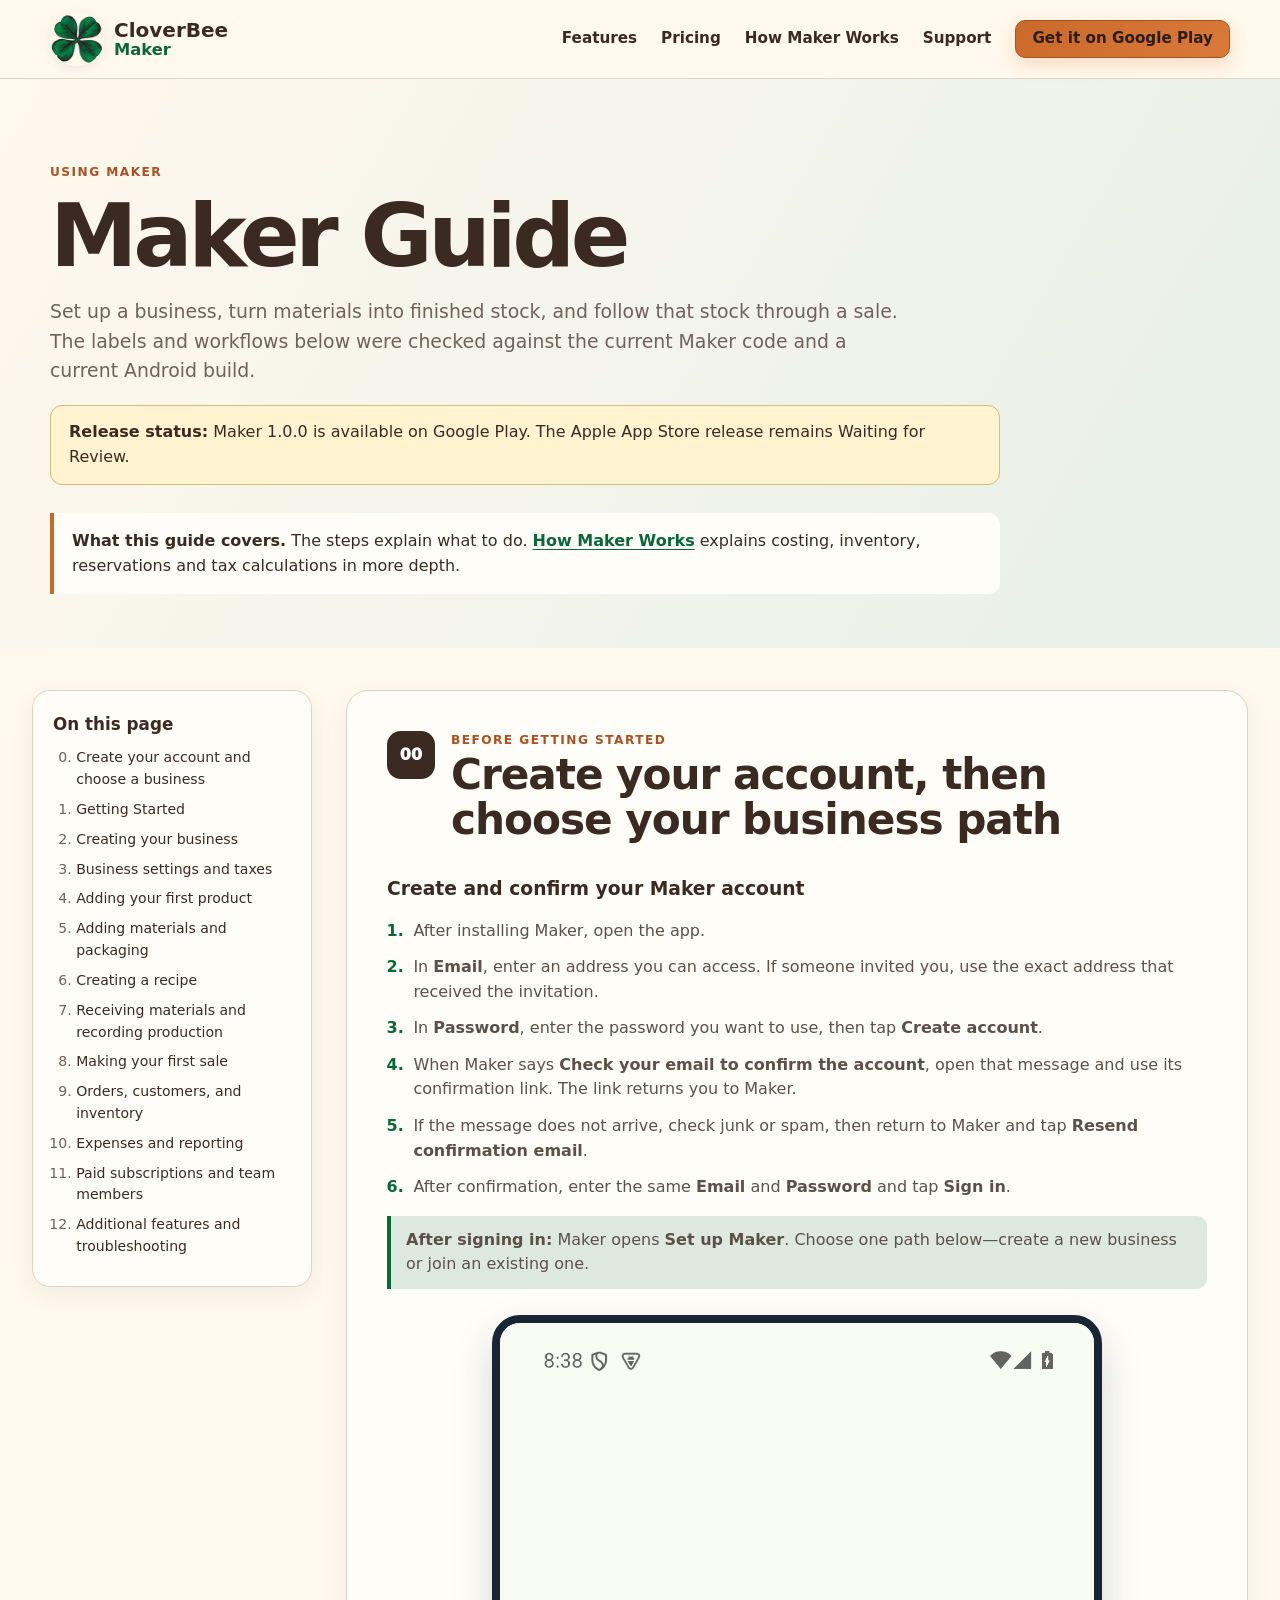
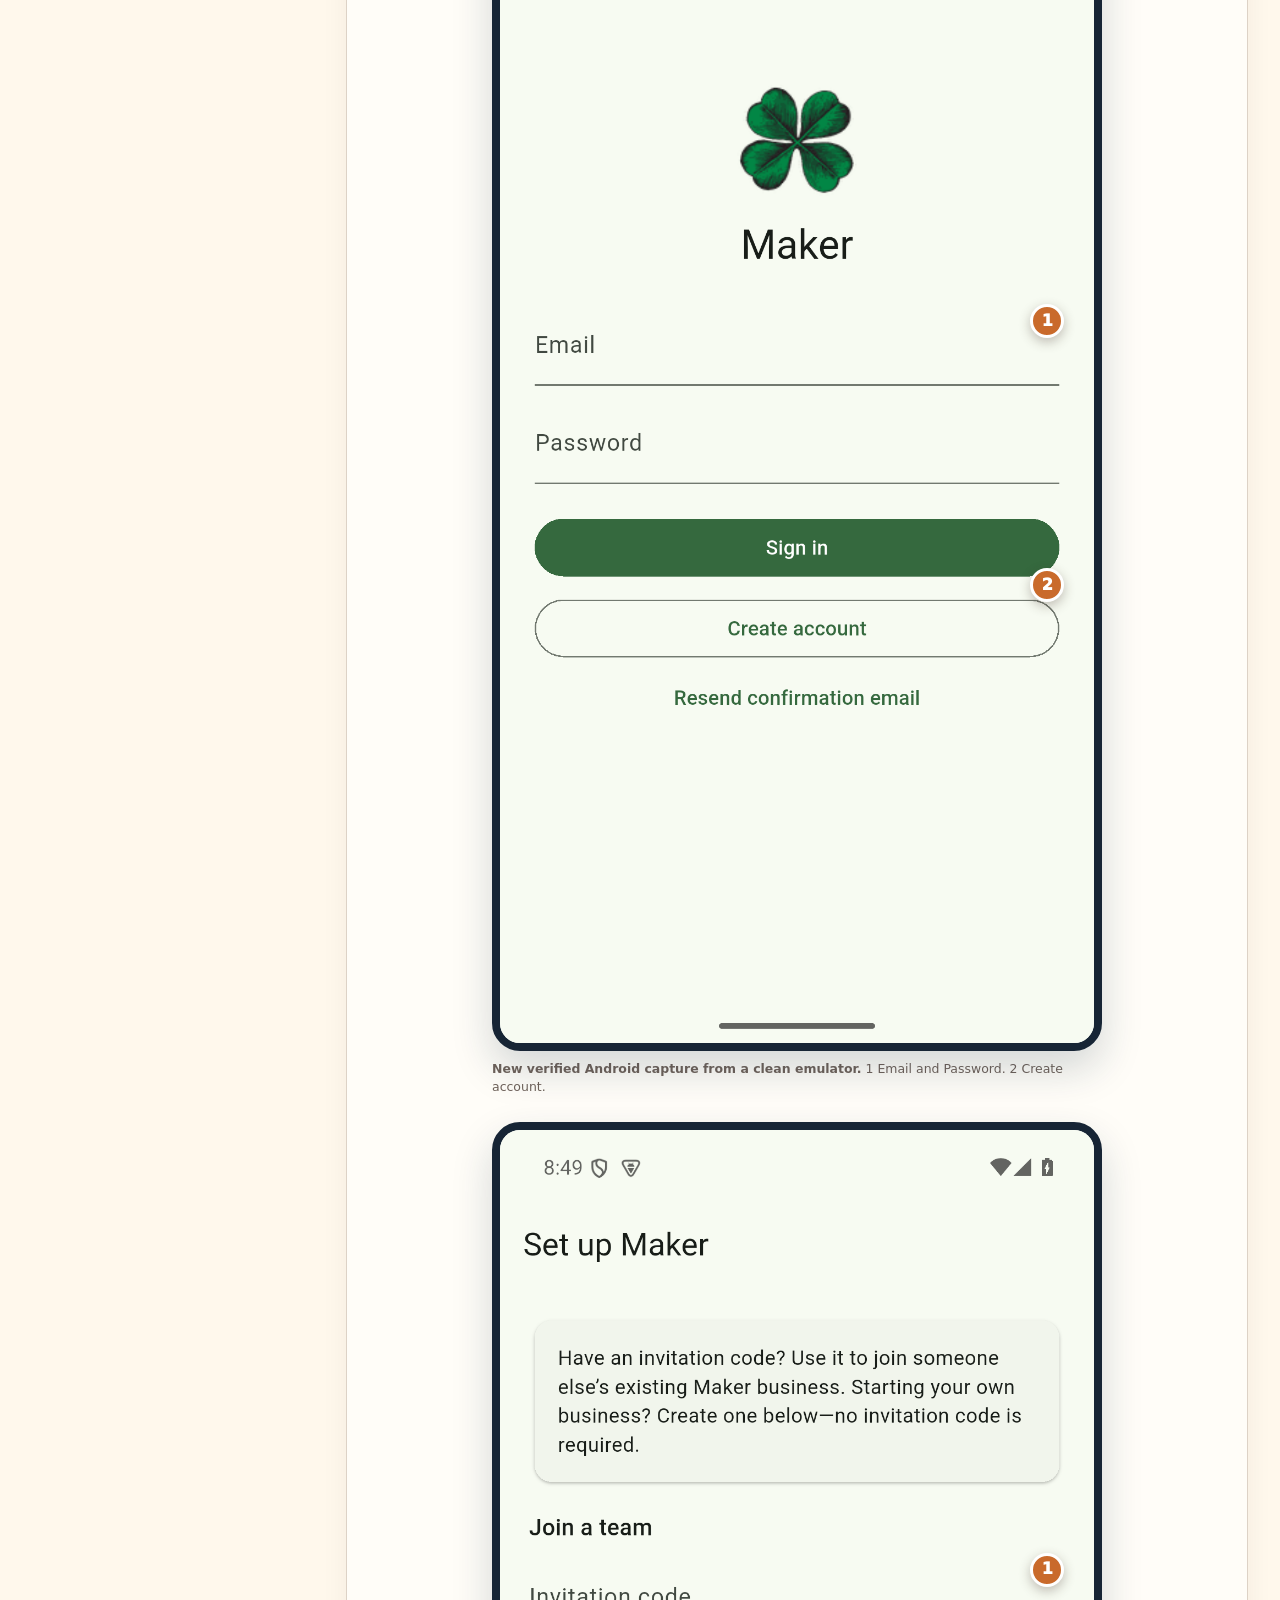
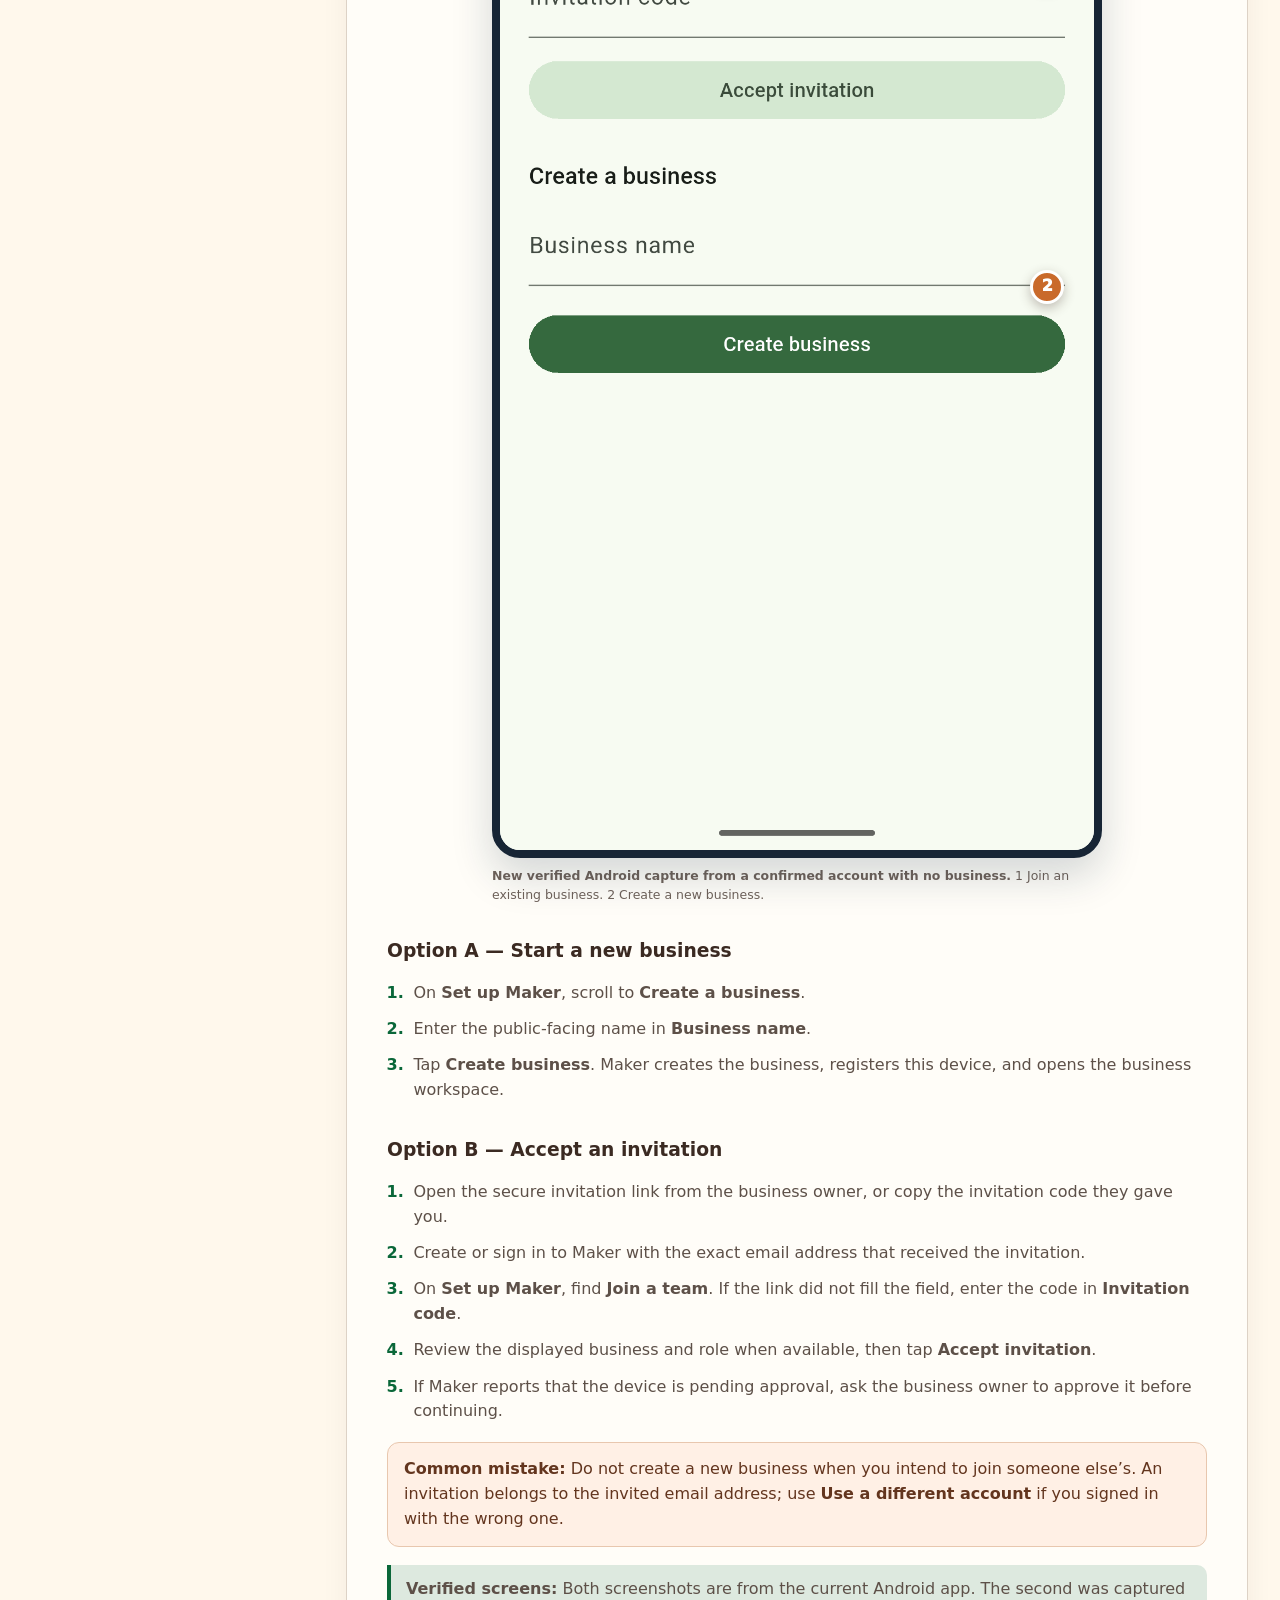
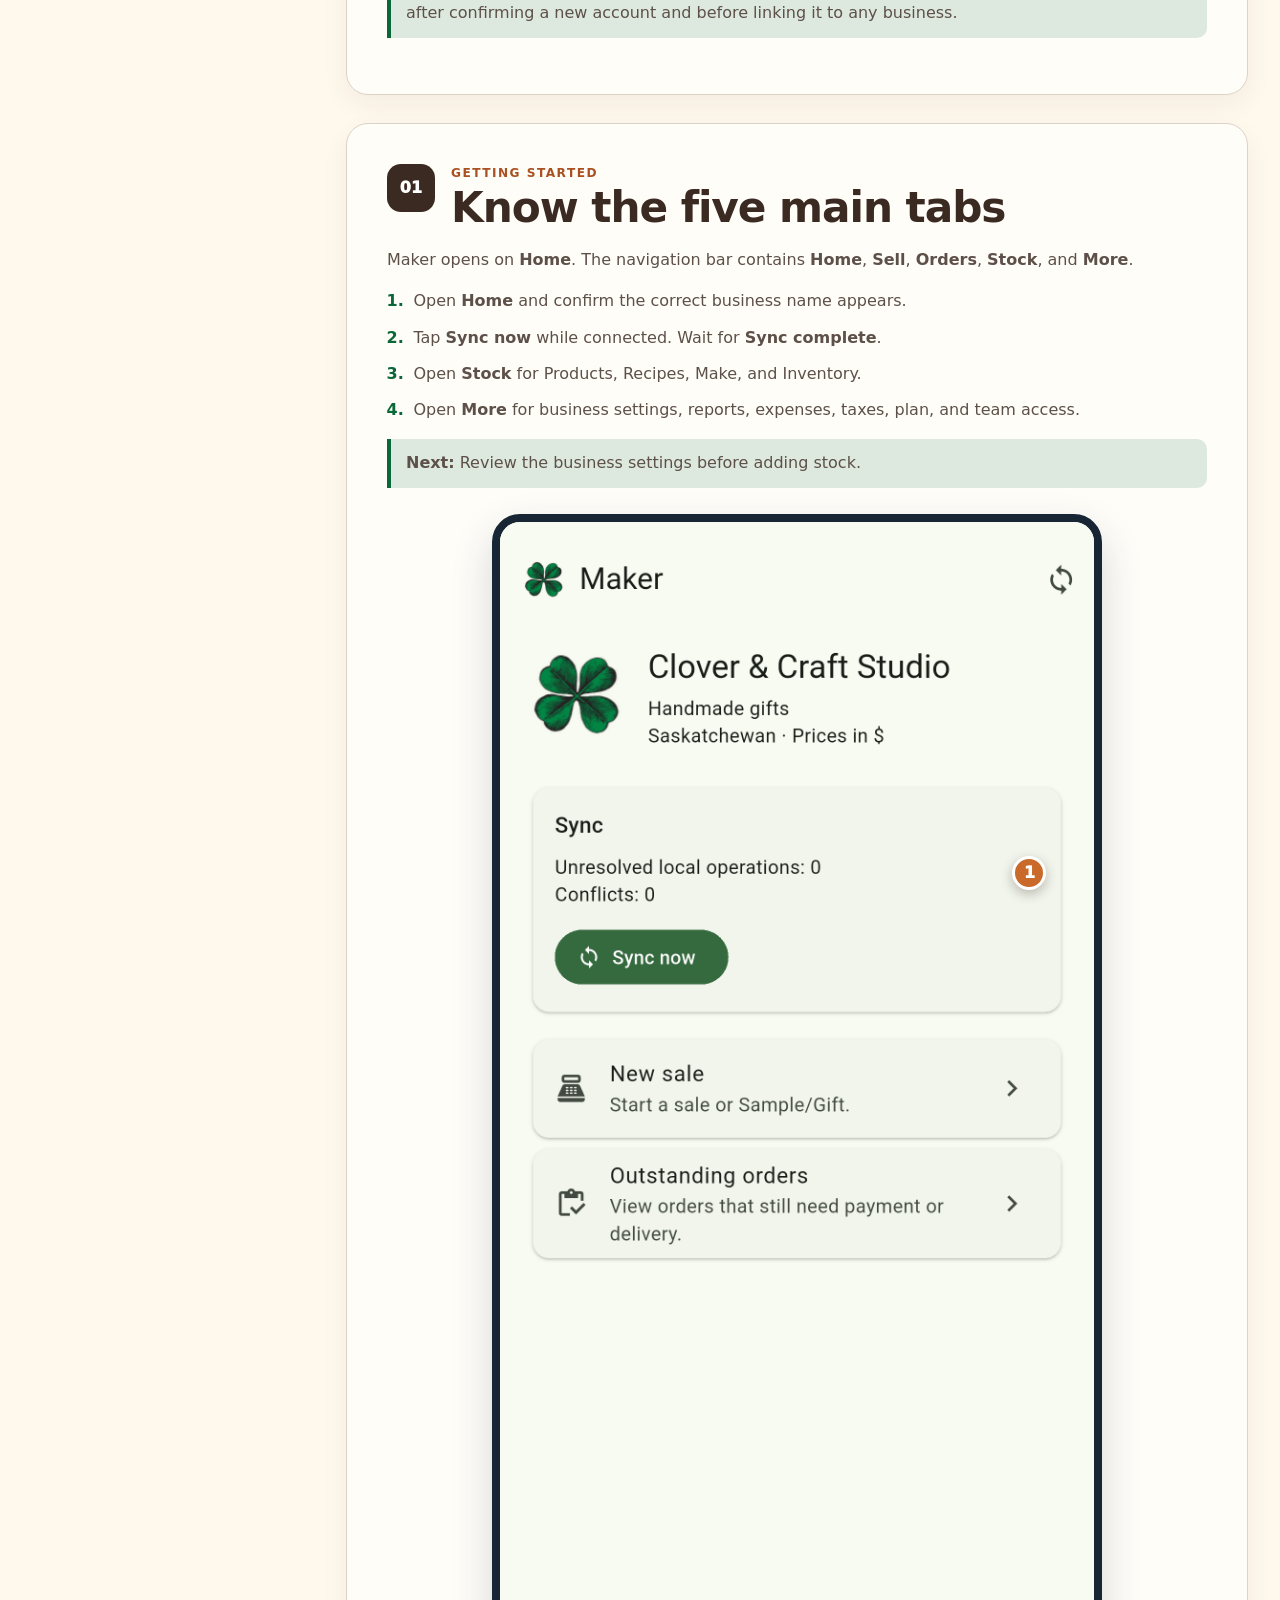
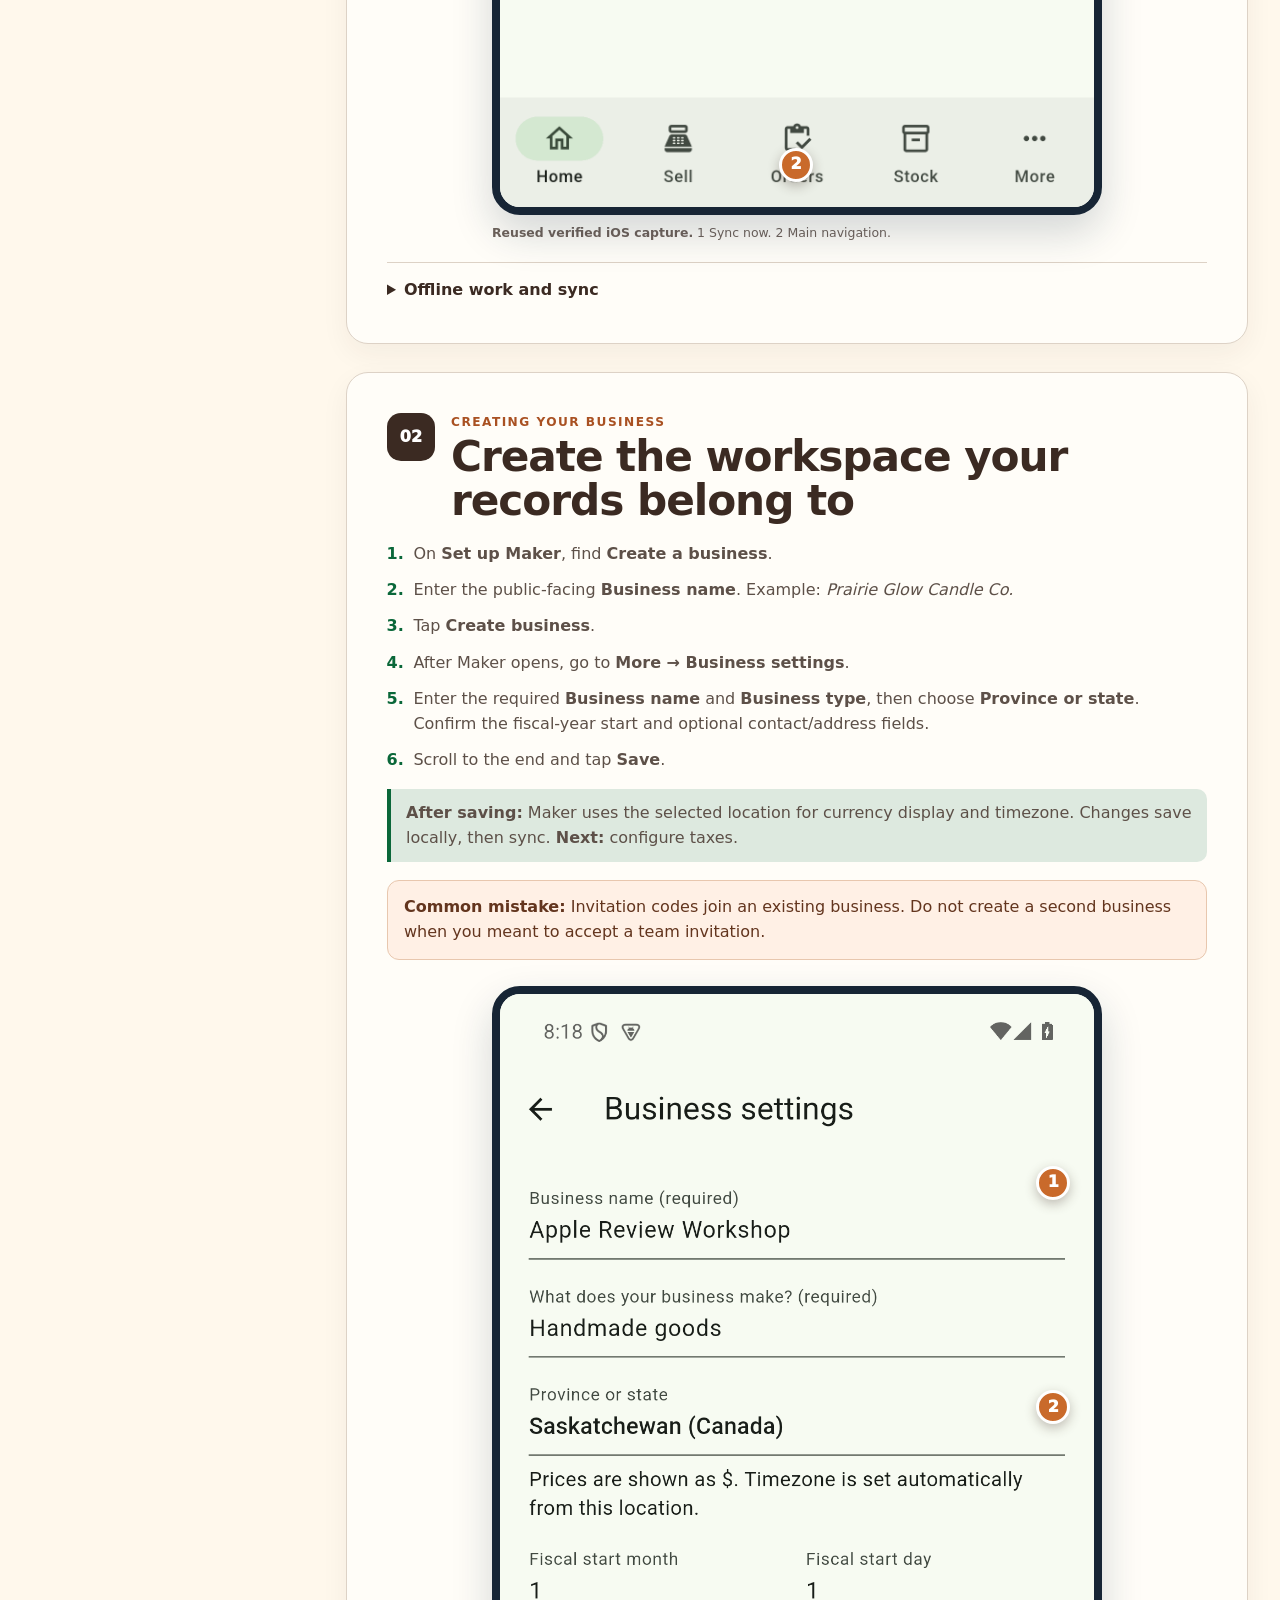
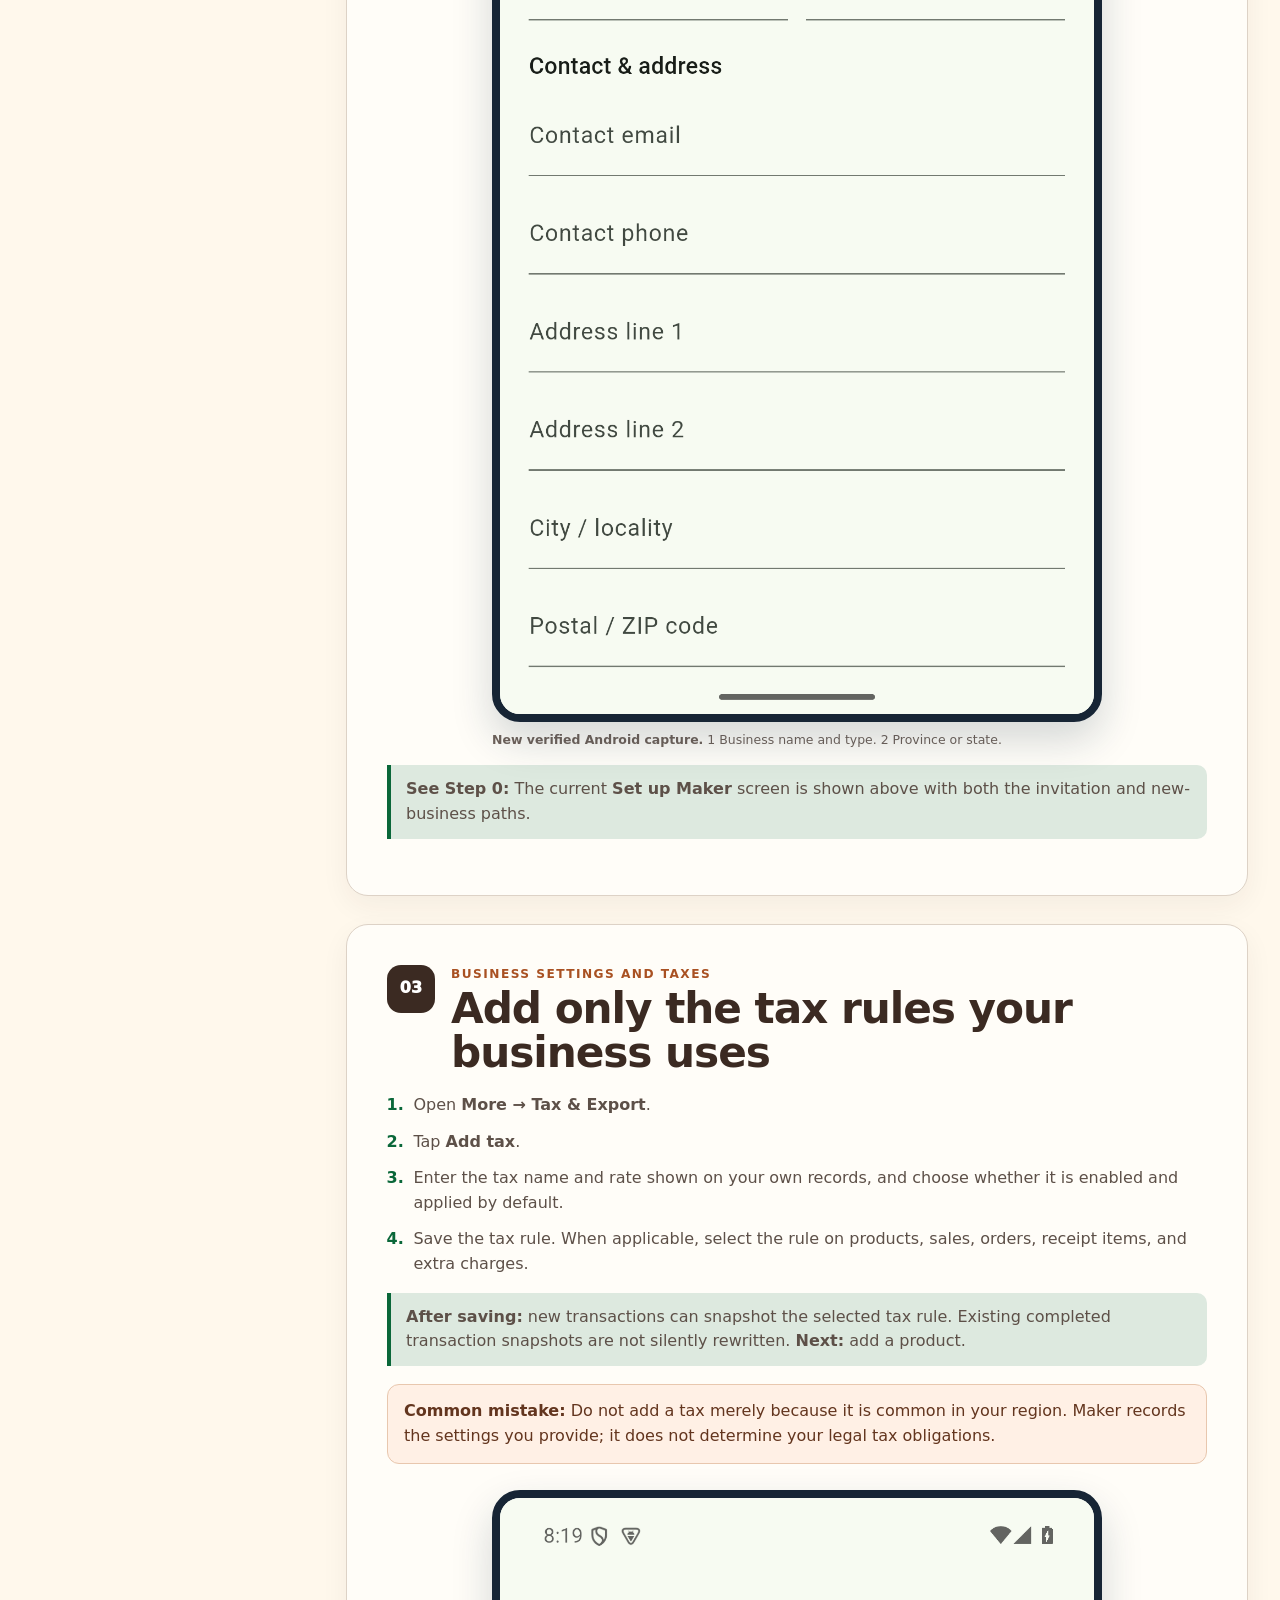
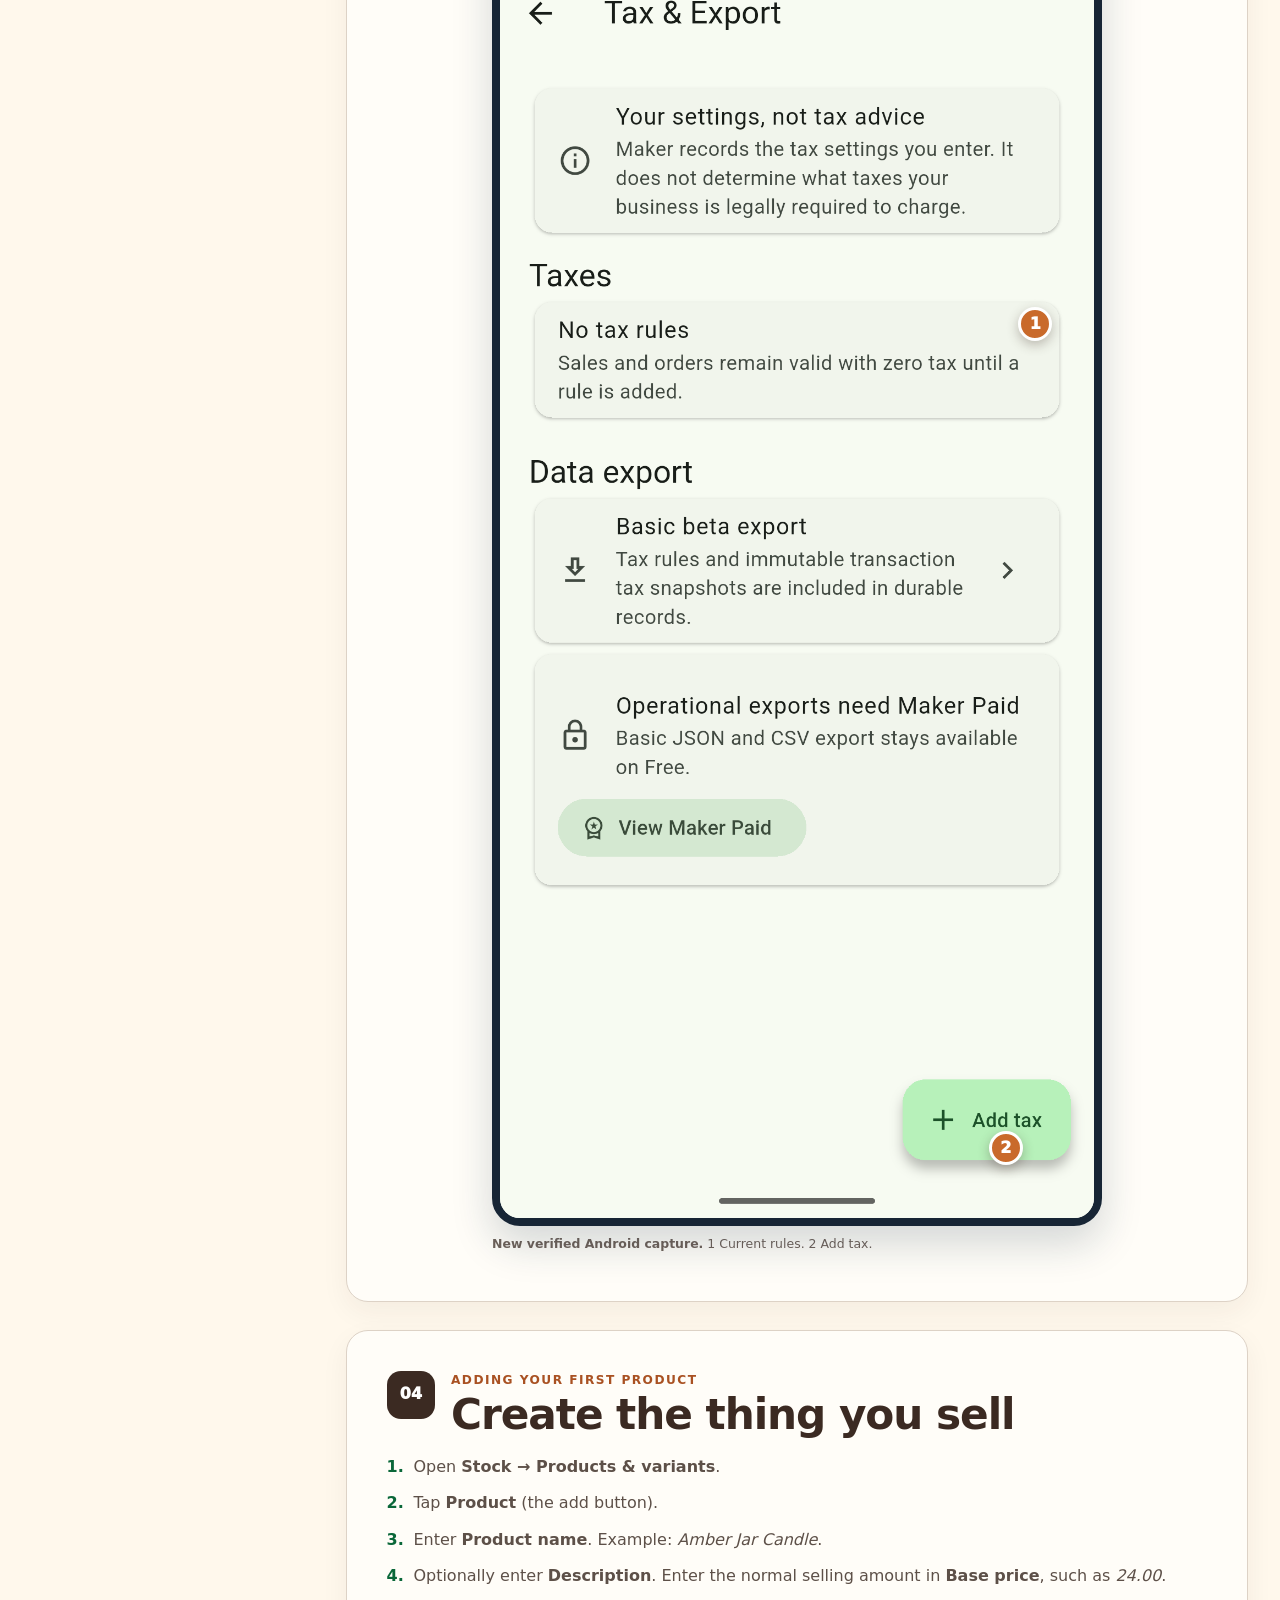
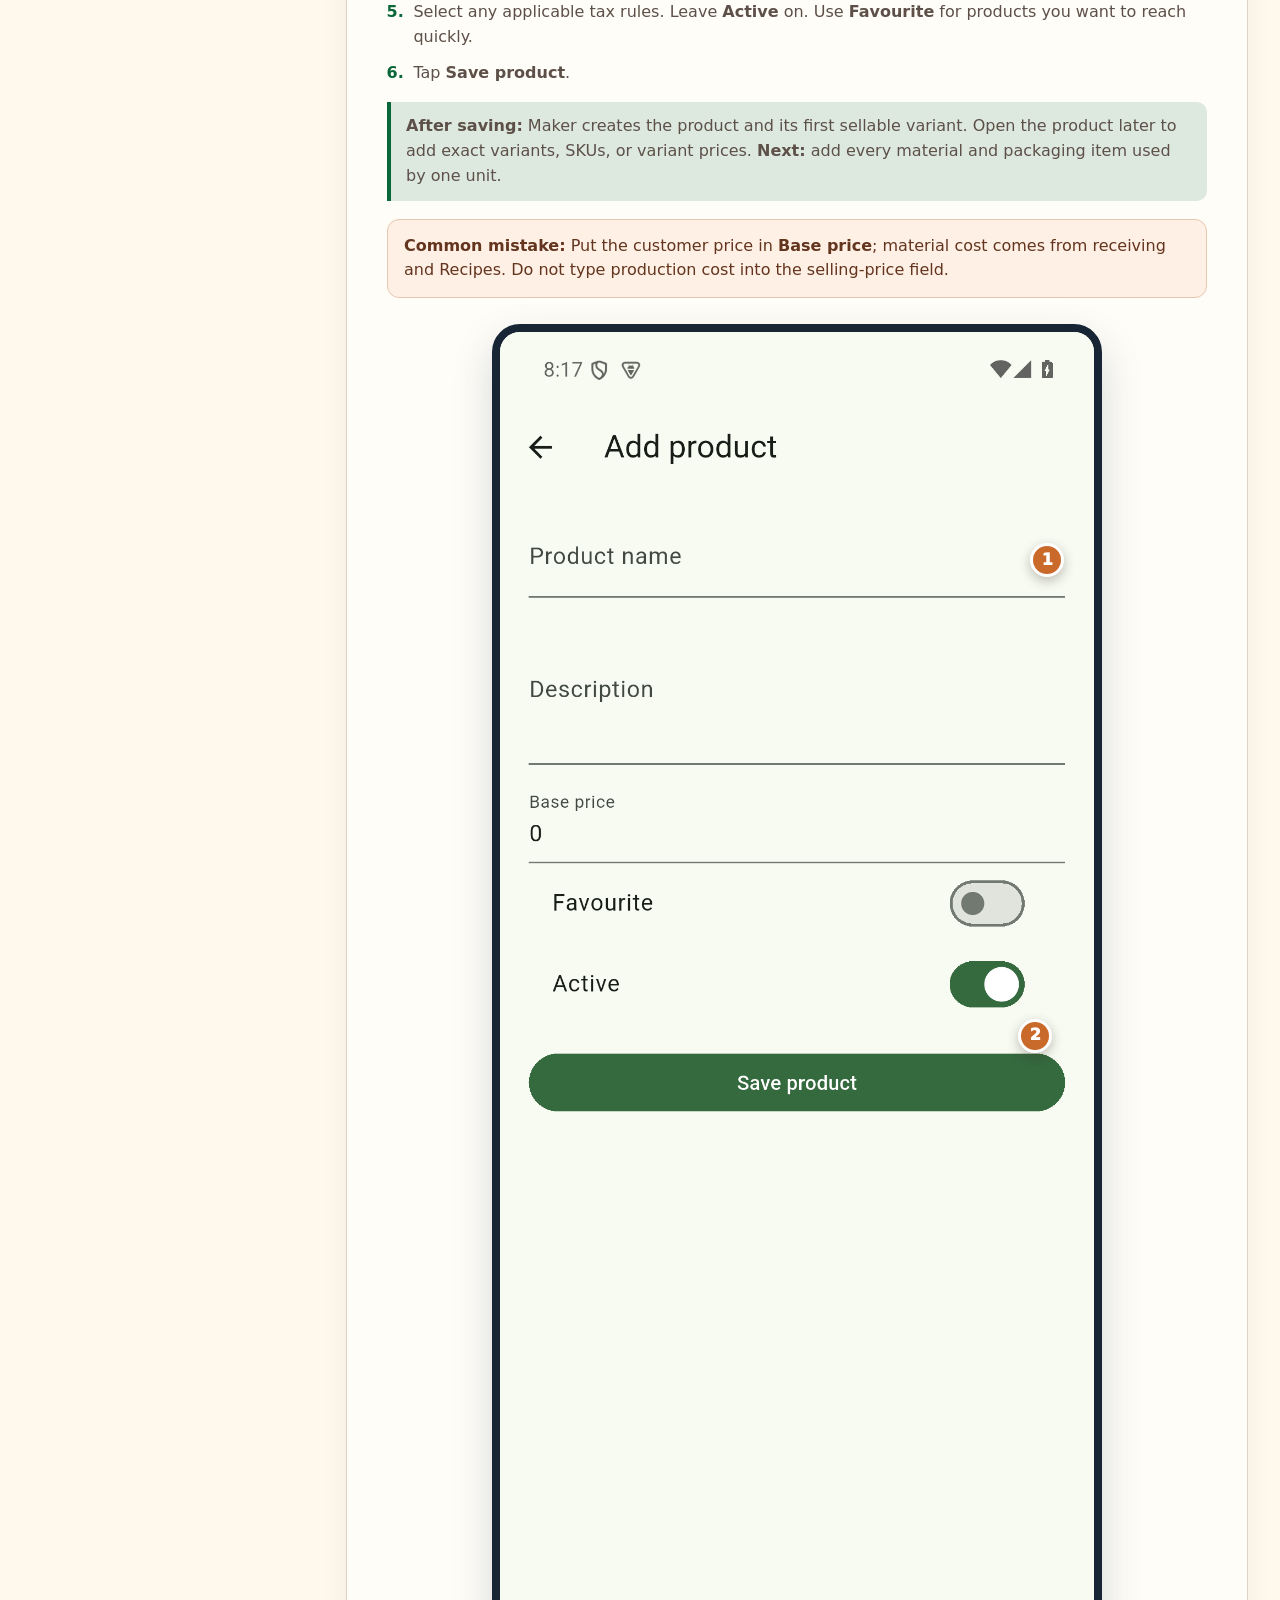
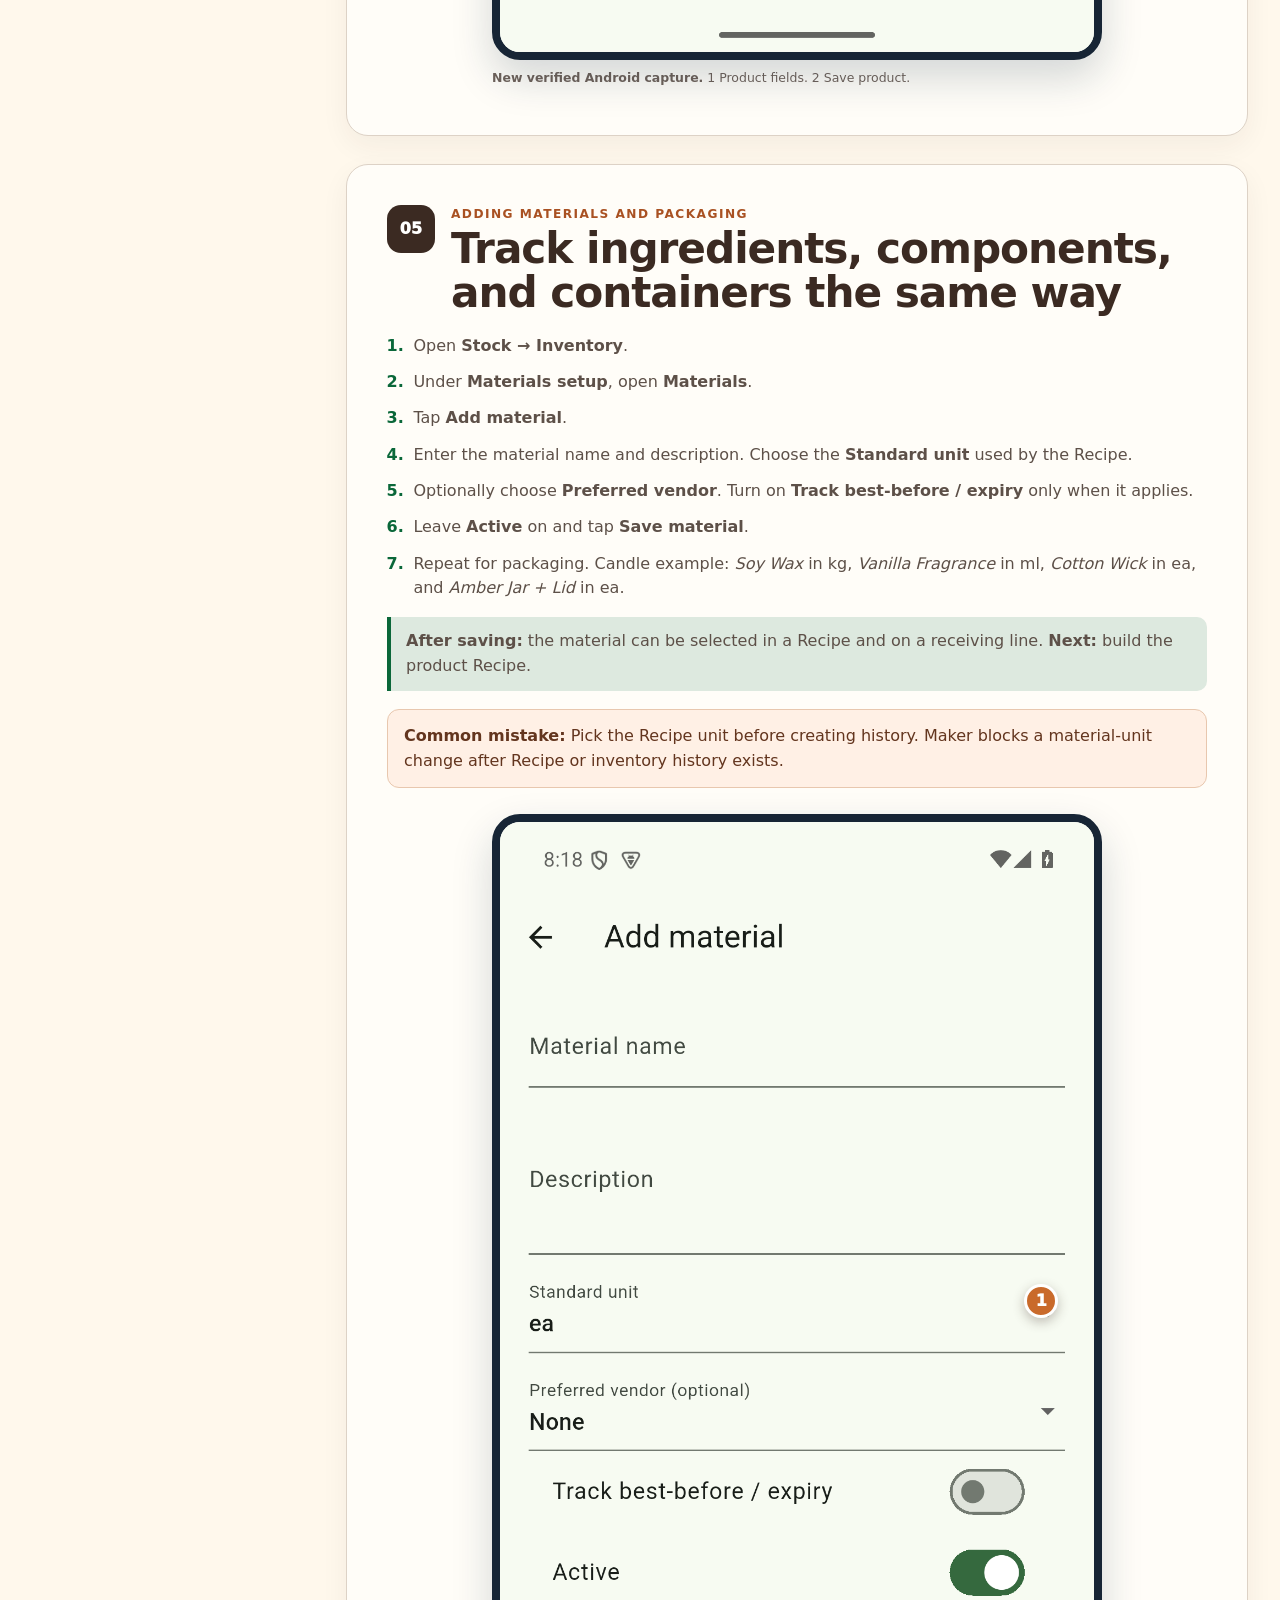
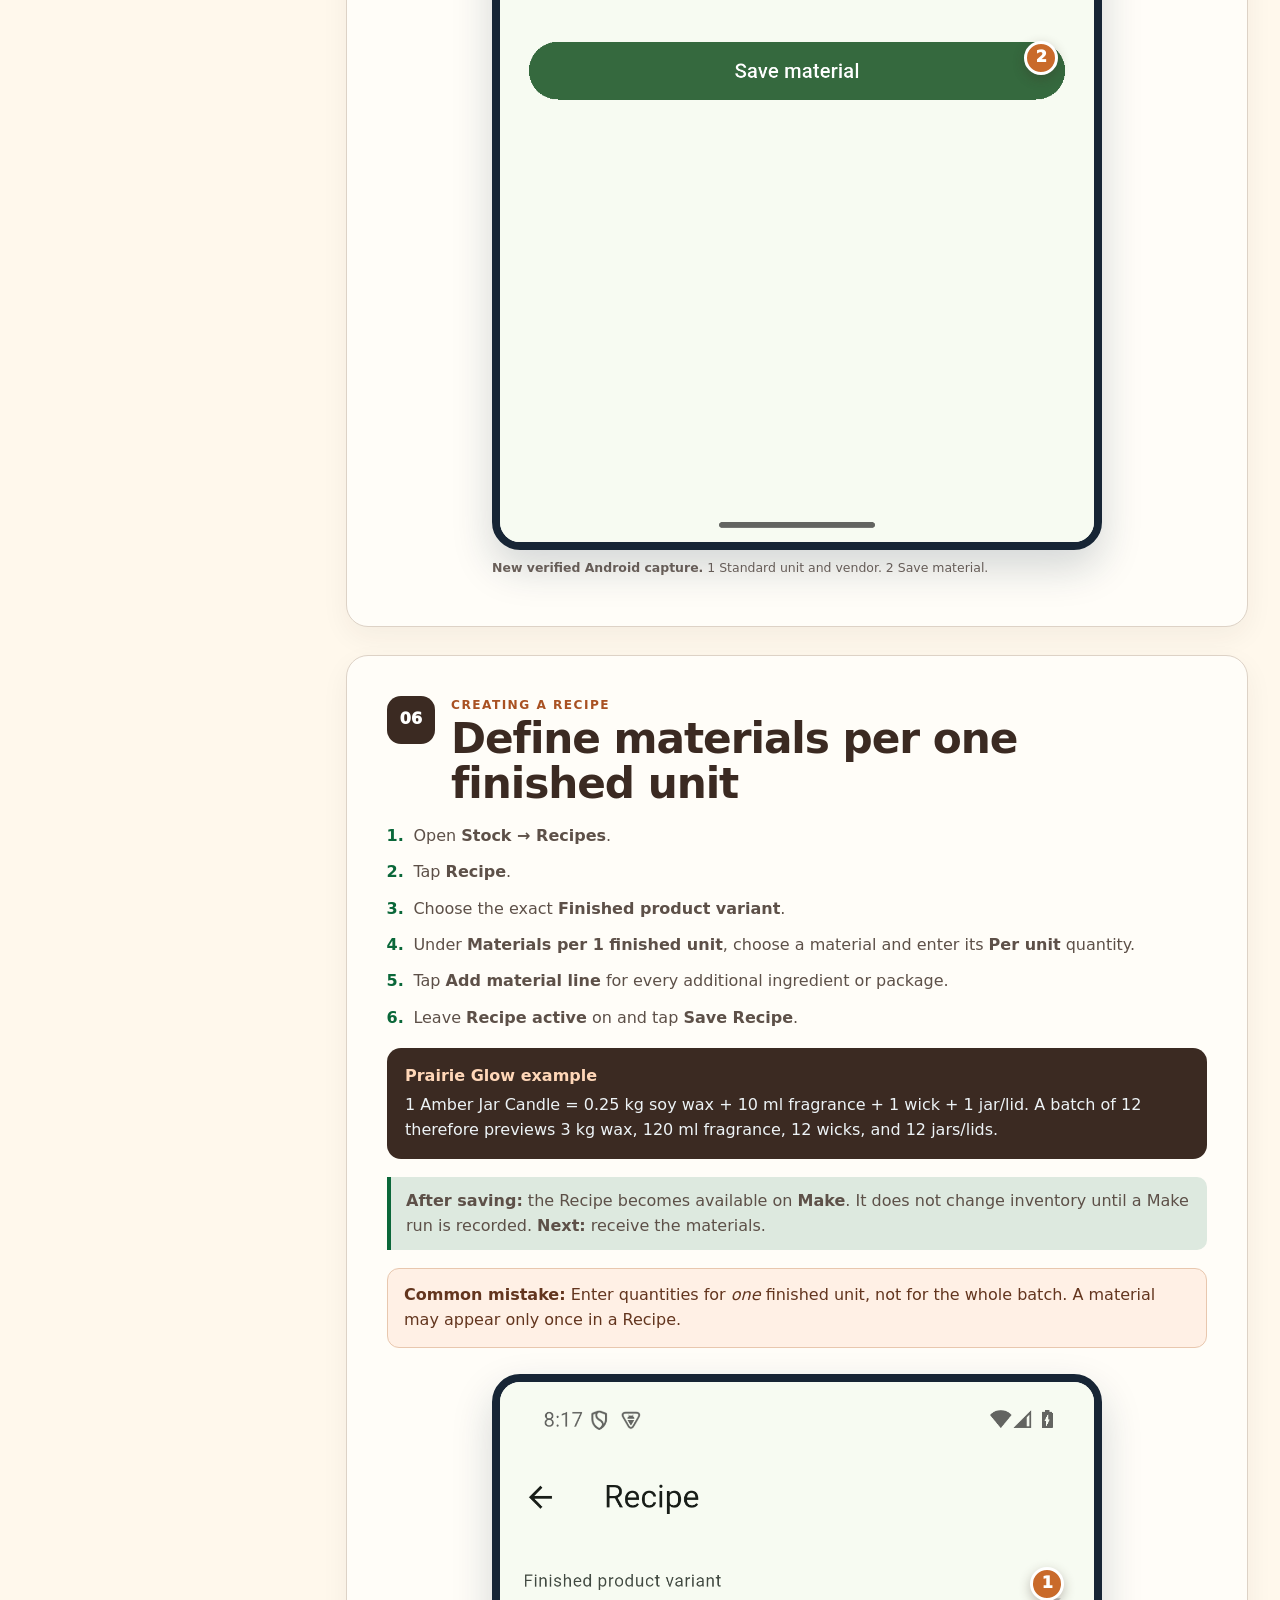
<file: guide/index.html>
<!doctype html>
<html lang="en-CA">
<head>
  <meta charset="utf-8"><meta name="viewport" content="width=device-width,initial-scale=1">
  <title>Maker Guide | CloverBee Maker</title>
  <meta name="description" content="The illustrated, step-by-step CloverBee Maker guide for account and business setup, products, materials, Recipes, production, sales, inventory, expenses, reports and teams.">
  <meta name="theme-color" content="#3B2A22"><link rel="canonical" href="https://cloverbeemaker.ca/guide/"><link rel="icon" href="/cloverbee-mark.png"><link rel="stylesheet" href="/styles.css?v=20261014-choice">
  <meta property="og:title" content="Maker Guide | CloverBee Maker"><meta property="og:description" content="A practical, illustrated guide to the real CloverBee Maker workflow."><meta property="og:type" content="article"><meta property="og:url" content="https://cloverbeemaker.ca/guide/"><meta property="og:image" content="https://cloverbeemaker.ca/assets/screenshots/ios/1.0/01-home.png">
</head>
<body>
<a class="skip-link" href="#guide-content">Skip to the guide</a>
<header class="site-header"><a class="brand" href="/" aria-label="CloverBee Maker home"><img src="/cloverbee-mark.png" alt="" width="54" height="54"><span class="brand-text"><strong>CloverBee</strong><em>Maker</em></span></a><button class="nav-toggle" type="button" aria-expanded="false" aria-controls="site-nav">Menu</button><nav id="site-nav" class="site-nav" aria-label="Primary navigation"><a href="/#features">Features</a><a href="/#pricing">Pricing</a><a href="/how-maker-works/">How Maker Works</a><a href="/support.html">Support</a><a class="button button-small" href="https://play.google.com/store/apps/details?id=ca.cloverbee.maker" target="_blank" rel="noopener noreferrer">Get it on Google Play</a></nav></header>
<main id="guide-content">
  <section class="section guide-hero"><p class="eyebrow">Using Maker</p><h1>Maker Guide</h1><p class="guide-lead">Set up a business, turn materials into finished stock, and follow that stock through a sale. The labels and workflows below were checked against the current Maker code and a current Android build.</p><div class="guide-status" role="note"><strong>Release status:</strong> Maker 1.0.0 is available on <a href="https://play.google.com/store/apps/details?id=ca.cloverbee.maker" target="_blank" rel="noopener noreferrer">Google Play</a>. The Apple App Store release remains Waiting for Review.</div><div class="guide-note"><strong>What this guide covers.</strong> The steps explain what to do. <a href="/how-maker-works/">How Maker Works</a> explains costing, inventory, reservations and tax calculations in more depth.</div></section>
  <div class="guide-layout">
    <aside class="guide-toc" aria-label="Maker Guide contents"><strong>On this page</strong><ol start="0"><li><a href="#account-setup">Create your account and choose a business</a></li><li><a href="#getting-started">Getting Started</a></li><li><a href="#creating-business">Creating your business</a></li><li><a href="#settings-taxes">Business settings and taxes</a></li><li><a href="#first-product">Adding your first product</a></li><li><a href="#materials-packaging">Adding materials and packaging</a></li><li><a href="#recipe">Creating a recipe</a></li><li><a href="#receive-produce">Receiving materials and recording production</a></li><li><a href="#first-sale">Making your first sale</a></li><li><a href="#orders-customers-inventory">Orders, customers, and inventory</a></li><li><a href="#expenses-reporting">Expenses and reporting</a></li><li><a href="#subscriptions-team">Paid subscriptions and team members</a></li><li><a href="#additional-troubleshooting">Additional features and troubleshooting</a></li></ol></aside>
    <div class="guide-manual">
      <section class="manual-section" id="account-setup"><div class="manual-heading"><span>00</span><div><p class="eyebrow">Before Getting Started</p><h2>Create your account, then choose your business path</h2></div></div><h3>Create and confirm your Maker account</h3><ol class="task-steps"><li>After installing Maker, open the app.</li><li>In <strong>Email</strong>, enter an address you can access. If someone invited you, use the exact address that received the invitation.</li><li>In <strong>Password</strong>, enter the password you want to use, then tap <strong>Create account</strong>.</li><li>When Maker says <strong>Check your email to confirm the account</strong>, open that message and use its confirmation link. The link returns you to Maker.</li><li>If the message does not arrive, check junk or spam, then return to Maker and tap <strong>Resend confirmation email</strong>.</li><li>After confirmation, enter the same <strong>Email</strong> and <strong>Password</strong> and tap <strong>Sign in</strong>.</li></ol><p class="after-save"><strong>After signing in:</strong> Maker opens <strong>Set up Maker</strong>. Choose one path below—create a new business or join an existing one.</p><figure class="manual-shot"><div class="shot-frame"><img src="/assets/screenshots/android/1.0/00-account-sign-in.png" alt="Current Android Maker sign-in screen showing Email, Password, Sign in, Create account, and Resend confirmation email" width="1080" height="2400" loading="lazy"><span class="callout c-account-fields">1</span><span class="callout c-account-create">2</span></div><figcaption><b>New verified Android capture from a clean emulator.</b> 1 Email and Password. 2 Create account.</figcaption></figure><figure class="manual-shot"><div class="shot-frame"><img src="/assets/screenshots/android/1.0/00-business-choice.png" alt="Current Android Set up Maker screen showing Join a team with Invitation code and Accept invitation, plus Create a business with Business name and Create business" width="1080" height="2400" loading="lazy"><span class="callout c-choice-invite">1</span><span class="callout c-choice-create">2</span></div><figcaption><b>New verified Android capture from a confirmed account with no business.</b> 1 Join an existing business. 2 Create a new business.</figcaption></figure><h3>Option A — Start a new business</h3><ol class="task-steps"><li>On <strong>Set up Maker</strong>, scroll to <strong>Create a business</strong>.</li><li>Enter the public-facing name in <strong>Business name</strong>.</li><li>Tap <strong>Create business</strong>. Maker creates the business, registers this device, and opens the business workspace.</li></ol><h3>Option B — Accept an invitation</h3><ol class="task-steps"><li>Open the secure invitation link from the business owner, or copy the invitation code they gave you.</li><li>Create or sign in to Maker with the exact email address that received the invitation.</li><li>On <strong>Set up Maker</strong>, find <strong>Join a team</strong>. If the link did not fill the field, enter the code in <strong>Invitation code</strong>.</li><li>Review the displayed business and role when available, then tap <strong>Accept invitation</strong>.</li><li>If Maker reports that the device is pending approval, ask the business owner to approve it before continuing.</li></ol><aside class="mistake"><strong>Common mistake:</strong> Do not create a new business when you intend to join someone else’s. An invitation belongs to the invited email address; use <strong>Use a different account</strong> if you signed in with the wrong one.</aside><p class="after-save"><strong>Verified screens:</strong> Both screenshots are from the current Android app. The second was captured after confirming a new account and before linking it to any business.</p></section>
      <section class="manual-section" id="getting-started"><div class="manual-heading"><span>01</span><div><p class="eyebrow">Getting Started</p><h2>Know the five main tabs</h2></div></div><p>Maker opens on <strong>Home</strong>. The navigation bar contains <strong>Home</strong>, <strong>Sell</strong>, <strong>Orders</strong>, <strong>Stock</strong>, and <strong>More</strong>.</p><ol class="task-steps"><li>Open <strong>Home</strong> and confirm the correct business name appears.</li><li>Tap <strong>Sync now</strong> while connected. Wait for <strong>Sync complete</strong>.</li><li>Open <strong>Stock</strong> for Products, Recipes, Make, and Inventory.</li><li>Open <strong>More</strong> for business settings, reports, expenses, taxes, plan, and team access.</li></ol><p class="after-save"><strong>Next:</strong> Review the business settings before adding stock.</p><figure class="manual-shot"><div class="shot-frame"><img src="/assets/screenshots/ios/1.0/01-home.png" alt="CloverBee Maker Home screen with Sync now, New sale, Outstanding orders, and the five-tab navigation" width="1242" height="2688" loading="lazy"><span class="callout c-home-sync">1</span><span class="callout c-home-nav">2</span></div><figcaption><b>Reused verified iOS capture.</b> 1 Sync now. 2 Main navigation.</figcaption></figure><details><summary>Offline work and sync</summary><p>Maker saves normal work locally and queues it for sync. If sync fails, keep the app installed and retry when connected. Do not clear app data or uninstall while unresolved local operations may exist.</p></details></section>
      <section class="manual-section" id="creating-business"><div class="manual-heading"><span>02</span><div><p class="eyebrow">Creating your business</p><h2>Create the workspace your records belong to</h2></div></div><ol class="task-steps"><li>On <strong>Set up Maker</strong>, find <strong>Create a business</strong>.</li><li>Enter the public-facing <strong>Business name</strong>. Example: <em>Prairie Glow Candle Co.</em></li><li>Tap <strong>Create business</strong>.</li><li>After Maker opens, go to <strong>More → Business settings</strong>.</li><li>Enter the required <strong>Business name</strong> and <strong>Business type</strong>, then choose <strong>Province or state</strong>. Confirm the fiscal-year start and optional contact/address fields.</li><li>Scroll to the end and tap <strong>Save</strong>.</li></ol><p class="after-save"><strong>After saving:</strong> Maker uses the selected location for currency display and timezone. Changes save locally, then sync. <strong>Next:</strong> configure taxes.</p><aside class="mistake"><strong>Common mistake:</strong> Invitation codes join an existing business. Do not create a second business when you meant to accept a team invitation.</aside><figure class="manual-shot"><div class="shot-frame"><img src="/assets/screenshots/android/1.0/02-business-settings.png" alt="Current Android Business settings screen showing business name, business type, province or state, fiscal year, and contact fields" width="1080" height="2400" loading="lazy"><span class="callout c-settings-name">1</span><span class="callout c-settings-place">2</span></div><figcaption><b>New verified Android capture.</b> 1 Business name and type. 2 Province or state.</figcaption></figure><p class="after-save"><strong>See Step 0:</strong> The current <strong>Set up Maker</strong> screen is shown above with both the invitation and new-business paths.</p></section>
      <section class="manual-section" id="settings-taxes"><div class="manual-heading"><span>03</span><div><p class="eyebrow">Business settings and taxes</p><h2>Add only the tax rules your business uses</h2></div></div><ol class="task-steps"><li>Open <strong>More → Tax &amp; Export</strong>.</li><li>Tap <strong>Add tax</strong>.</li><li>Enter the tax name and rate shown on your own records, and choose whether it is enabled and applied by default.</li><li>Save the tax rule. When applicable, select the rule on products, sales, orders, receipt items, and extra charges.</li></ol><p class="after-save"><strong>After saving:</strong> new transactions can snapshot the selected tax rule. Existing completed transaction snapshots are not silently rewritten. <strong>Next:</strong> add a product.</p><aside class="mistake"><strong>Common mistake:</strong> Do not add a tax merely because it is common in your region. Maker records the settings you provide; it does not determine your legal tax obligations.</aside><figure class="manual-shot"><div class="shot-frame"><img src="/assets/screenshots/android/1.0/07-tax-export.png" alt="Current Android Tax and Export screen showing the tax guidance card, Taxes area, Data export, and Add tax button" width="1080" height="2400" loading="lazy"><span class="callout c-tax-rules">1</span><span class="callout c-tax-add">2</span></div><figcaption><b>New verified Android capture.</b> 1 Current rules. 2 Add tax.</figcaption></figure></section>
      <section class="manual-section" id="first-product"><div class="manual-heading"><span>04</span><div><p class="eyebrow">Adding your first product</p><h2>Create the thing you sell</h2></div></div><ol class="task-steps"><li>Open <strong>Stock → Products &amp; variants</strong>.</li><li>Tap <strong>Product</strong> (the add button).</li><li>Enter <strong>Product name</strong>. Example: <em>Amber Jar Candle</em>.</li><li>Optionally enter <strong>Description</strong>. Enter the normal selling amount in <strong>Base price</strong>, such as <em>24.00</em>.</li><li>Select any applicable tax rules. Leave <strong>Active</strong> on. Use <strong>Favourite</strong> for products you want to reach quickly.</li><li>Tap <strong>Save product</strong>.</li></ol><p class="after-save"><strong>After saving:</strong> Maker creates the product and its first sellable variant. Open the product later to add exact variants, SKUs, or variant prices. <strong>Next:</strong> add every material and packaging item used by one unit.</p><aside class="mistake"><strong>Common mistake:</strong> Put the customer price in <strong>Base price</strong>; material cost comes from receiving and Recipes. Do not type production cost into the selling-price field.</aside><figure class="manual-shot"><div class="shot-frame"><img src="/assets/screenshots/android/1.0/01-add-product.png" alt="Current Android Add product screen with Product name, Description, Base price, Favourite, Active, and Save product" width="1080" height="2400" loading="lazy"><span class="callout c-product-name">1</span><span class="callout c-product-save">2</span></div><figcaption><b>New verified Android capture.</b> 1 Product fields. 2 Save product.</figcaption></figure></section>
      <section class="manual-section" id="materials-packaging"><div class="manual-heading"><span>05</span><div><p class="eyebrow">Adding materials and packaging</p><h2>Track ingredients, components, and containers the same way</h2></div></div><ol class="task-steps"><li>Open <strong>Stock → Inventory</strong>.</li><li>Under <strong>Materials setup</strong>, open <strong>Materials</strong>.</li><li>Tap <strong>Add material</strong>.</li><li>Enter the material name and description. Choose the <strong>Standard unit</strong> used by the Recipe.</li><li>Optionally choose <strong>Preferred vendor</strong>. Turn on <strong>Track best-before / expiry</strong> only when it applies.</li><li>Leave <strong>Active</strong> on and tap <strong>Save material</strong>.</li><li>Repeat for packaging. Candle example: <em>Soy Wax</em> in kg, <em>Vanilla Fragrance</em> in ml, <em>Cotton Wick</em> in ea, and <em>Amber Jar + Lid</em> in ea.</li></ol><p class="after-save"><strong>After saving:</strong> the material can be selected in a Recipe and on a receiving line. <strong>Next:</strong> build the product Recipe.</p><aside class="mistake"><strong>Common mistake:</strong> Pick the Recipe unit before creating history. Maker blocks a material-unit change after Recipe or inventory history exists.</aside><figure class="manual-shot"><div class="shot-frame"><img src="/assets/screenshots/android/1.0/03-add-material.png" alt="Current Android Add material screen with name, description, standard unit, preferred vendor, expiry tracking, Active, and Save material" width="1080" height="2400" loading="lazy"><span class="callout c-material-unit">1</span><span class="callout c-material-save">2</span></div><figcaption><b>New verified Android capture.</b> 1 Standard unit and vendor. 2 Save material.</figcaption></figure></section>
      <section class="manual-section" id="recipe"><div class="manual-heading"><span>06</span><div><p class="eyebrow">Creating a recipe</p><h2>Define materials per one finished unit</h2></div></div><ol class="task-steps"><li>Open <strong>Stock → Recipes</strong>.</li><li>Tap <strong>Recipe</strong>.</li><li>Choose the exact <strong>Finished product variant</strong>.</li><li>Under <strong>Materials per 1 finished unit</strong>, choose a material and enter its <strong>Per unit</strong> quantity.</li><li>Tap <strong>Add material line</strong> for every additional ingredient or package.</li><li>Leave <strong>Recipe active</strong> on and tap <strong>Save Recipe</strong>.</li></ol><div class="example-card"><strong>Prairie Glow example</strong><span>1 Amber Jar Candle = 0.25 kg soy wax + 10 ml fragrance + 1 wick + 1 jar/lid. A batch of 12 therefore previews 3 kg wax, 120 ml fragrance, 12 wicks, and 12 jars/lids.</span></div><p class="after-save"><strong>After saving:</strong> the Recipe becomes available on <strong>Make</strong>. It does not change inventory until a Make run is recorded. <strong>Next:</strong> receive the materials.</p><aside class="mistake"><strong>Common mistake:</strong> Enter quantities for <em>one</em> finished unit, not for the whole batch. A material may appear only once in a Recipe.</aside><figure class="manual-shot"><div class="shot-frame"><img src="/assets/screenshots/android/1.0/04-recipe-editor.png" alt="Current Android Recipe screen showing Finished product variant, Recipe active, Materials per 1 finished unit, Material, Per unit, Add material line, and Save Recipe" width="1080" height="2400" loading="lazy"><span class="callout c-recipe-product">1</span><span class="callout c-recipe-lines">2</span><span class="callout c-recipe-save">3</span></div><figcaption><b>New verified Android capture.</b> 1 Finished product. 2 Per-unit material line. 3 Save Recipe.</figcaption></figure></section>
      <section class="manual-section" id="receive-produce"><div class="manual-heading"><span>07</span><div><p class="eyebrow">Receiving materials and recording production</p><h2>Bring materials in, then turn them into finished stock</h2></div></div><h3>Receive a purchase</h3><ol class="task-steps"><li>Open <strong>Stock → Inventory → Add inventory</strong>.</li><li>Choose <strong>Vendor</strong> if known and enter the optional <strong>Invoice / receipt number</strong>.</li><li>Tap <strong>Add line</strong>. Choose the material, quantity, unit cost, and applicable taxes. Repeat for every item.</li><li>Add delivery or other amounts under <strong>Extra charges</strong> when needed.</li><li>Review <strong>Invoice total</strong>, then tap <strong>Save receipt and add stock</strong>.</li></ol><p class="after-save"><strong>After saving:</strong> material On Hand and current known cost update; the receipt is available in receiving history.</p><figure class="manual-shot"><div class="shot-frame"><img src="/assets/screenshots/android/1.0/05-receiving.png" alt="Current Android Add inventory screen with Vendor receipt, Vendor, Invoice number, Add line, extra charges, invoice image, and totals" width="1080" height="2400" loading="lazy"><span class="callout c-receive-vendor">1</span><span class="callout c-receive-line">2</span></div><figcaption><b>New verified Android capture.</b> 1 Vendor receipt details. 2 Add receiving line.</figcaption></figure><h3>Record production</h3><ol class="task-steps"><li>Open <strong>Stock → Make</strong>.</li><li>Choose the <strong>Finished product variant</strong> and enter <strong>Quantity to make</strong> — <em>12</em> in the candle example.</li><li>Check <strong>Required materials</strong>. Resolve any <strong>SHORT</strong> warning unless you intentionally accept negative material inventory.</li><li>Add an optional note and tap <strong>Record Make</strong>.</li></ol><p class="after-save"><strong>After saving:</strong> the Recipe inputs are consumed, 12 finished candles are added, and the batch appears in <strong>Make history</strong> with its preserved material quantities and known costs.</p><aside class="mistake"><strong>Common mistake:</strong> Maker can continue after a shortage confirmation, which makes that material balance negative. Correct the receipt or count first when the shortage is accidental.</aside><figure class="manual-shot"><div class="shot-frame"><img src="/assets/screenshots/android/1.0/06-make.png" alt="Current Android Make screen showing product variant, quantity, required materials, shortage warning, Record Make, and Make history" width="1080" height="2400" loading="lazy"><span class="callout c-make-qty">1</span><span class="callout c-make-warning">2</span><span class="callout c-make-record">3</span></div><figcaption><b>New verified Android capture.</b> 1 Quantity to make. 2 Required-material preview and shortage state. 3 Record Make. The review fixture intentionally demonstrates a shortage warning.</figcaption></figure></section>
      <section class="manual-section" id="first-sale"><div class="manual-heading"><span>08</span><div><p class="eyebrow">Making your first sale</p><h2>Use Sell when the product leaves now</h2></div></div><ol class="task-steps"><li>Open <strong>Sell</strong> and select <strong>New sale</strong>.</li><li>Choose the product and quantity — <em>2 Amber Jar Candles</em> in the example.</li><li>Choose a customer when useful. Confirm the displayed price and tax.</li><li>Choose payment status and method. Maker supports manual methods and a Square Point of Sale handoff where configured.</li><li>Tap <strong>Save</strong>.</li></ol><p class="after-save"><strong>After saving:</strong> the sale is recorded and two finished candles leave On Hand. Starting from 12, the example leaves 10. Material inventory does not change again because it was consumed during the Make run. <strong>Next:</strong> review the sale in Sales history or use Orders for later delivery.</p><aside class="mistake"><strong>Common mistake:</strong> A product handed to the customer now is a Sale even when unpaid. Use an Order when delivery is later; payment and delivery are separate states.</aside><figure class="manual-shot"><div class="shot-frame"><img src="/assets/screenshots/ios/1.0/04-sell.png" alt="CloverBee Maker Sell screen showing products, current sale, customer, payment status, and payment method" width="1242" height="2688" loading="lazy"><span class="callout c-sell-products">1</span><span class="callout c-sell-payment">2</span></div><figcaption><b>Reused verified iOS capture.</b> 1 Add products. 2 Customer and payment details.</figcaption></figure></section>
      <section class="manual-section compact-section" id="orders-customers-inventory"><div class="manual-heading"><span>09</span><div><p class="eyebrow">Orders, customers, and inventory</p><h2>Track promises separately from hand-offs</h2></div></div><ul class="action-list"><li><strong>Orders:</strong> open <strong>Orders</strong>, add products, set the promised date, record payments separately, and save. Fulfil only the quantity actually delivered.</li><li><strong>Customers:</strong> open <strong>More → Customers</strong> to save repeat-customer details and link activity.</li><li><strong>Inventory:</strong> open <strong>Stock → Inventory → View inventory</strong> to compare On Hand, Reserved, and Available. A saved Order reserves demand; fulfilment removes physical stock.</li></ul><figure class="manual-shot shot-pair"><div class="shot-frame"><img src="/assets/screenshots/ios/1.0/03-orders.png" alt="Maker Outstanding orders screen showing amount, customer, date, payment, and fulfilment" width="1242" height="2688" loading="lazy"></div><div class="shot-frame"><img src="/assets/screenshots/ios/1.0/02-inventory.png" alt="Maker Inventory screen showing materials and finished products with On Hand, Reserved, and Available" width="1242" height="2688" loading="lazy"></div><figcaption><b>Reused verified iOS captures.</b> Orders and inventory balances.</figcaption></figure></section>
      <section class="manual-section compact-section" id="expenses-reporting"><div class="manual-heading"><span>10</span><div><p class="eyebrow">Expenses and reporting</p><h2>Keep the record while the year is happening</h2></div></div><ol class="task-steps"><li>Open <strong>More → Expenses &amp; Product Families</strong> to record non-inventory spending and manage categories.</li><li>Open <strong>More → Reports</strong> for Sales history, orders, inventory, receiving, counts, and tax records.</li><li>Open <strong>More → Tax &amp; Export</strong> for the Free basic export; Paid adds purpose-specific operational exports and deeper analysis.</li></ol><figure class="manual-shot"><div class="shot-frame"><img src="/assets/screenshots/ios/1.0/05-reports.png" alt="Maker Sales history report with year-to-date totals and filters" width="1242" height="2688" loading="lazy"></div><figcaption><b>Reused verified iOS capture.</b> Sales history and filters.</figcaption></figure></section>
      <section class="manual-section compact-section" id="subscriptions-team"><div class="manual-heading"><span>11</span><div><p class="eyebrow">Paid subscriptions and team members</p><h2>Upgrade the business, then invite the team</h2></div></div><ol class="task-steps"><li>Open <strong>More → Plan &amp; upgrade</strong>. Choose the available monthly or annual Maker Paid product, or use <strong>Restore Purchases</strong>.</li><li>Wait while Maker securely verifies the store purchase. A store completion alone does not unlock Paid.</li><li>Open <strong>More → Team &amp; devices</strong>.</li><li>Under <strong>Invite</strong>, enter the recipient email, choose <strong>Role</strong>, and tap <strong>Create invitation</strong>.</li><li>The recipient must use the verified Maker email that received the invitation. They can use the secure link or manual invitation code.</li></ol><p class="after-save"><strong>After acceptance:</strong> the business becomes available to the invited account with its assigned role and inherited business Paid features, subject to the four-active-user limit.</p><figure class="manual-shot"><div class="shot-frame"><img src="/assets/screenshots/android/1.0/08-team.png" alt="Current Android Team and devices screen showing Invite email, Role, Create invitation, Members, Pending invitations, and Devices" width="1080" height="2400" loading="lazy"><span class="callout c-team-email">1</span><span class="callout c-team-create">2</span></div><figcaption><b>New verified Android capture.</b> 1 Invited email and role. 2 Create invitation.</figcaption></figure><p class="verification-gap"><strong>Android release:</strong> Maker 1.0.0 is live on Google Play. If a purchase, restore, invitation link or team acceptance does not behave as expected, contact support with the account email and a description of the step that failed.</p></section>
      <section class="manual-section compact-section" id="additional-troubleshooting"><div class="manual-heading"><span>12</span><div><p class="eyebrow">Additional features and troubleshooting</p><h2>Recover carefully and keep evidence</h2></div></div><div class="troubleshooting-grid"><article><h3>Sync will not finish</h3><p>Stay signed in, keep local app data, reconnect, then tap <strong>Sync now</strong>. If a conflict is reported, contact support before clearing anything.</p></article><article><h3>Wrong stock balance</h3><p>Use <strong>Complete count</strong> rather than rewriting history. Maker appends a variance movement so the audit trail remains intact.</p></article><article><h3>Wrong team account</h3><p>Use <strong>Switch account</strong> and sign in with the verified email that received the invitation. Store billing identity is not the same as Maker email identity.</p></article><article><h3>Need help</h3><p>Open <strong>More → Help &amp; feedback</strong>, or email <a href="mailto:developer@cloverbeemaker.ca">developer@cloverbeemaker.ca</a>.</p></article></div><details><summary>Other useful controls</summary><p><strong>Business logo</strong> adds your brand inside Maker. <strong>Dark mode</strong> changes the app theme. <strong>Account</strong> provides account export and deletion controls. <strong>Receiving history</strong>, <strong>Inventory counts</strong>, and <strong>Make history</strong> retain the operational record behind current balances.</p></details></section>
      <section class="manual-section evidence-section" id="screenshot-inventory"><p class="eyebrow">Documentation evidence</p><h2>Screenshot inventory</h2><div class="evidence-table-wrap"><table class="evidence-table"><thead><tr><th>Capture</th><th>Source</th><th>Status</th><th>Used for</th></tr></thead><tbody><tr><td>Account sign-in and Set up Maker business choice</td><td>Current app, clean Android emulator</td><td><span class="status-pill verified">Verified</span></td><td>Step 0</td></tr><tr><td>Home, Inventory, Orders, Sell, Sales history</td><td>Existing repository, iOS 1.0</td><td><span class="status-pill reused">Reused</span></td><td>Sections 1, 8–10</td></tr><tr><td>Business settings</td><td>Current Android emulator</td><td><span class="status-pill verified">Verified</span></td><td>Sections 2–3</td></tr><tr><td>Add product, Add material, Recipe, Receiving, Make</td><td>Current Android emulator</td><td><span class="status-pill verified">Verified</span></td><td>Sections 4–7</td></tr><tr><td>Tax &amp; Export, Team &amp; devices</td><td>Current Android emulator</td><td><span class="status-pill verified">Verified</span></td><td>Sections 3 and 11</td></tr></tbody></table></div><p class="fine-print">The account and business-choice captures came from a clean Android emulator. Operational Android captures use the dedicated Apple Review Workshop demonstration business. No customer records, credentials, invitation tokens, or private contact details are shown.</p></section>
    </div>
  </div>
  <section class="section final-cta"><div><p class="eyebrow">Need the deeper explanation?</p><h2>See how Maker calculates and classifies things.</h2><p>Material cost, reservations, tax totals, linked expenses and labour-return calculations are documented separately in plain language.</p></div><a class="button" href="/how-maker-works/">How Maker Works</a></section>
</main>
<footer class="site-footer"><div class="footer-brand"><img src="/cloverbee-mark.png" alt="" width="48" height="48"><div><strong>CloverBee Maker</strong><span>Run the business behind what you make.</span></div></div><nav aria-label="Footer navigation"><a href="/">Home</a><a href="/#pricing">Pricing</a><a href="/how-maker-works/">How Maker Works</a><a href="/support.html">Support</a><a href="/maker/privacy.html">Privacy</a><a href="/terms.html">Terms</a></nav><div class="footer-contact"><a href="mailto:developer@cloverbeemaker.ca">developer@cloverbeemaker.ca</a><span>© 2026 CloverBee Maker.</span></div></footer>
<script src="/script.js?v=20261014-choice"></script>
</body></html>
</file>
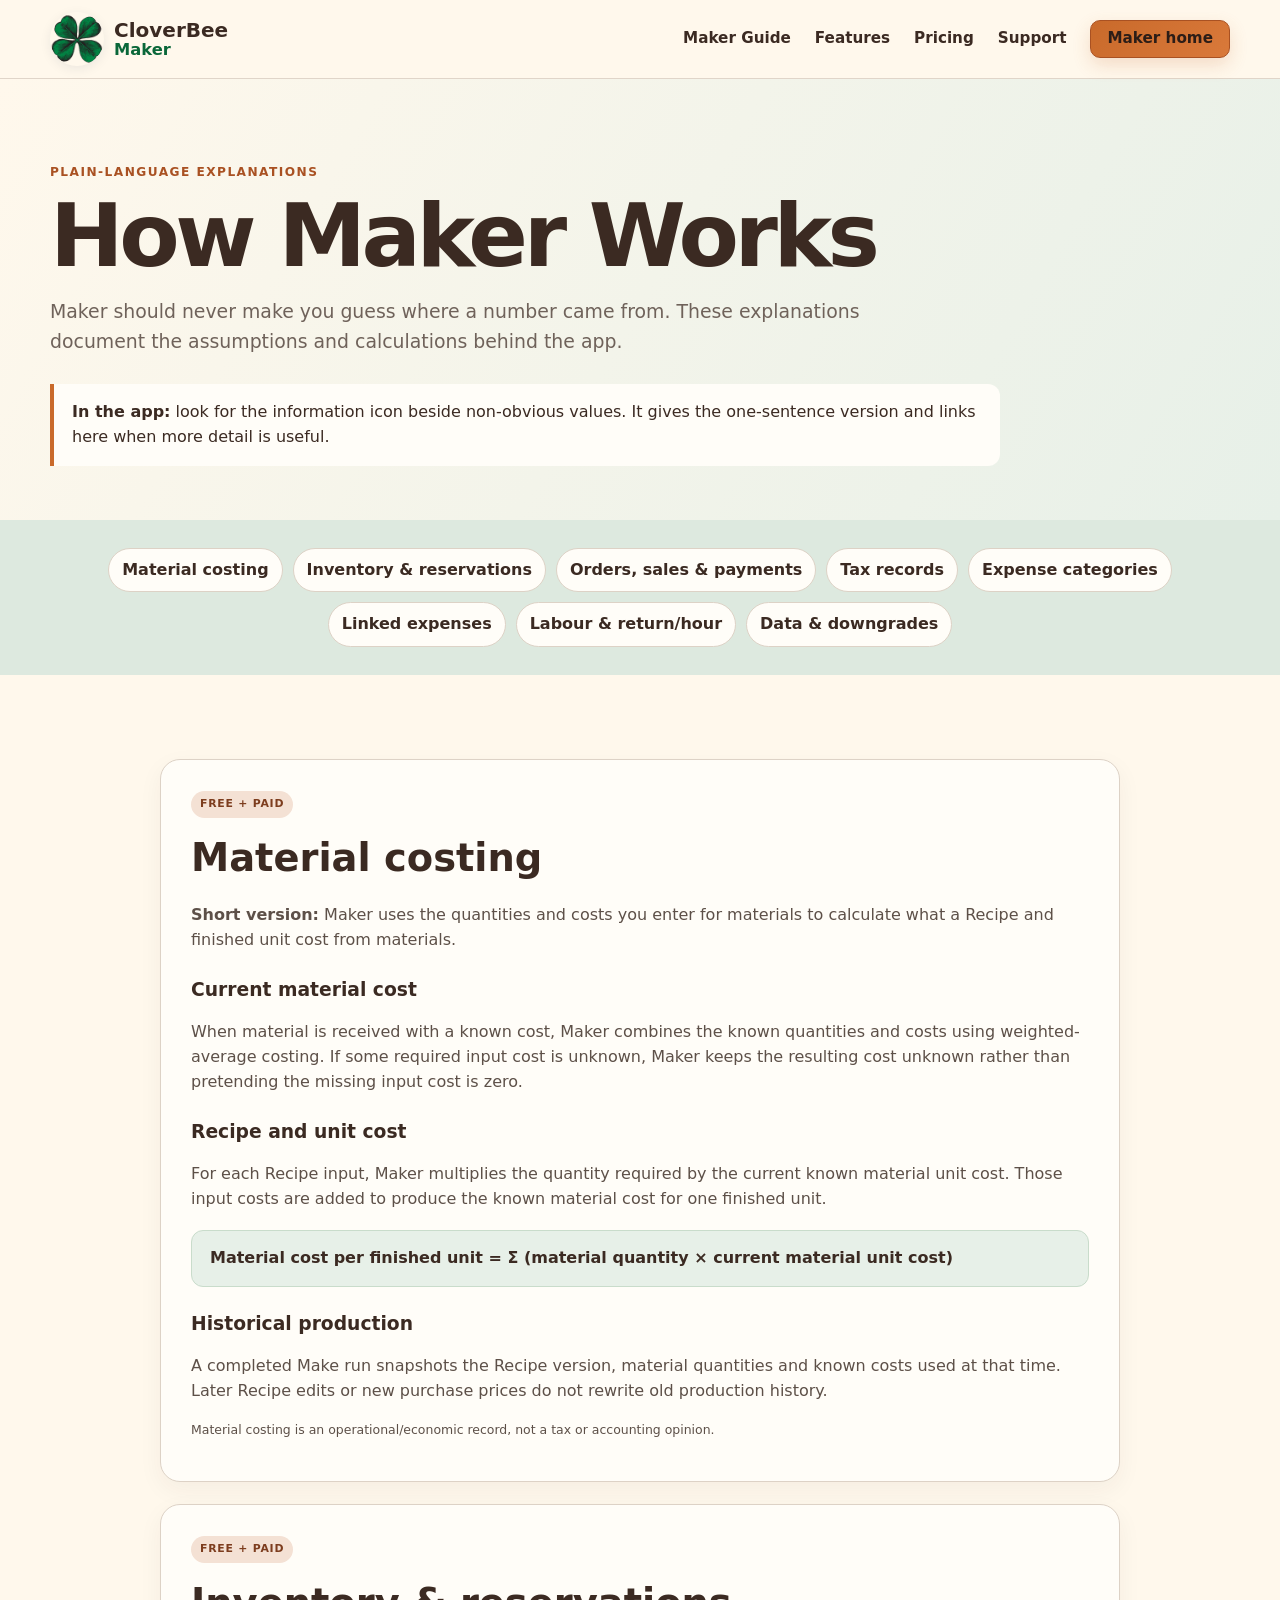
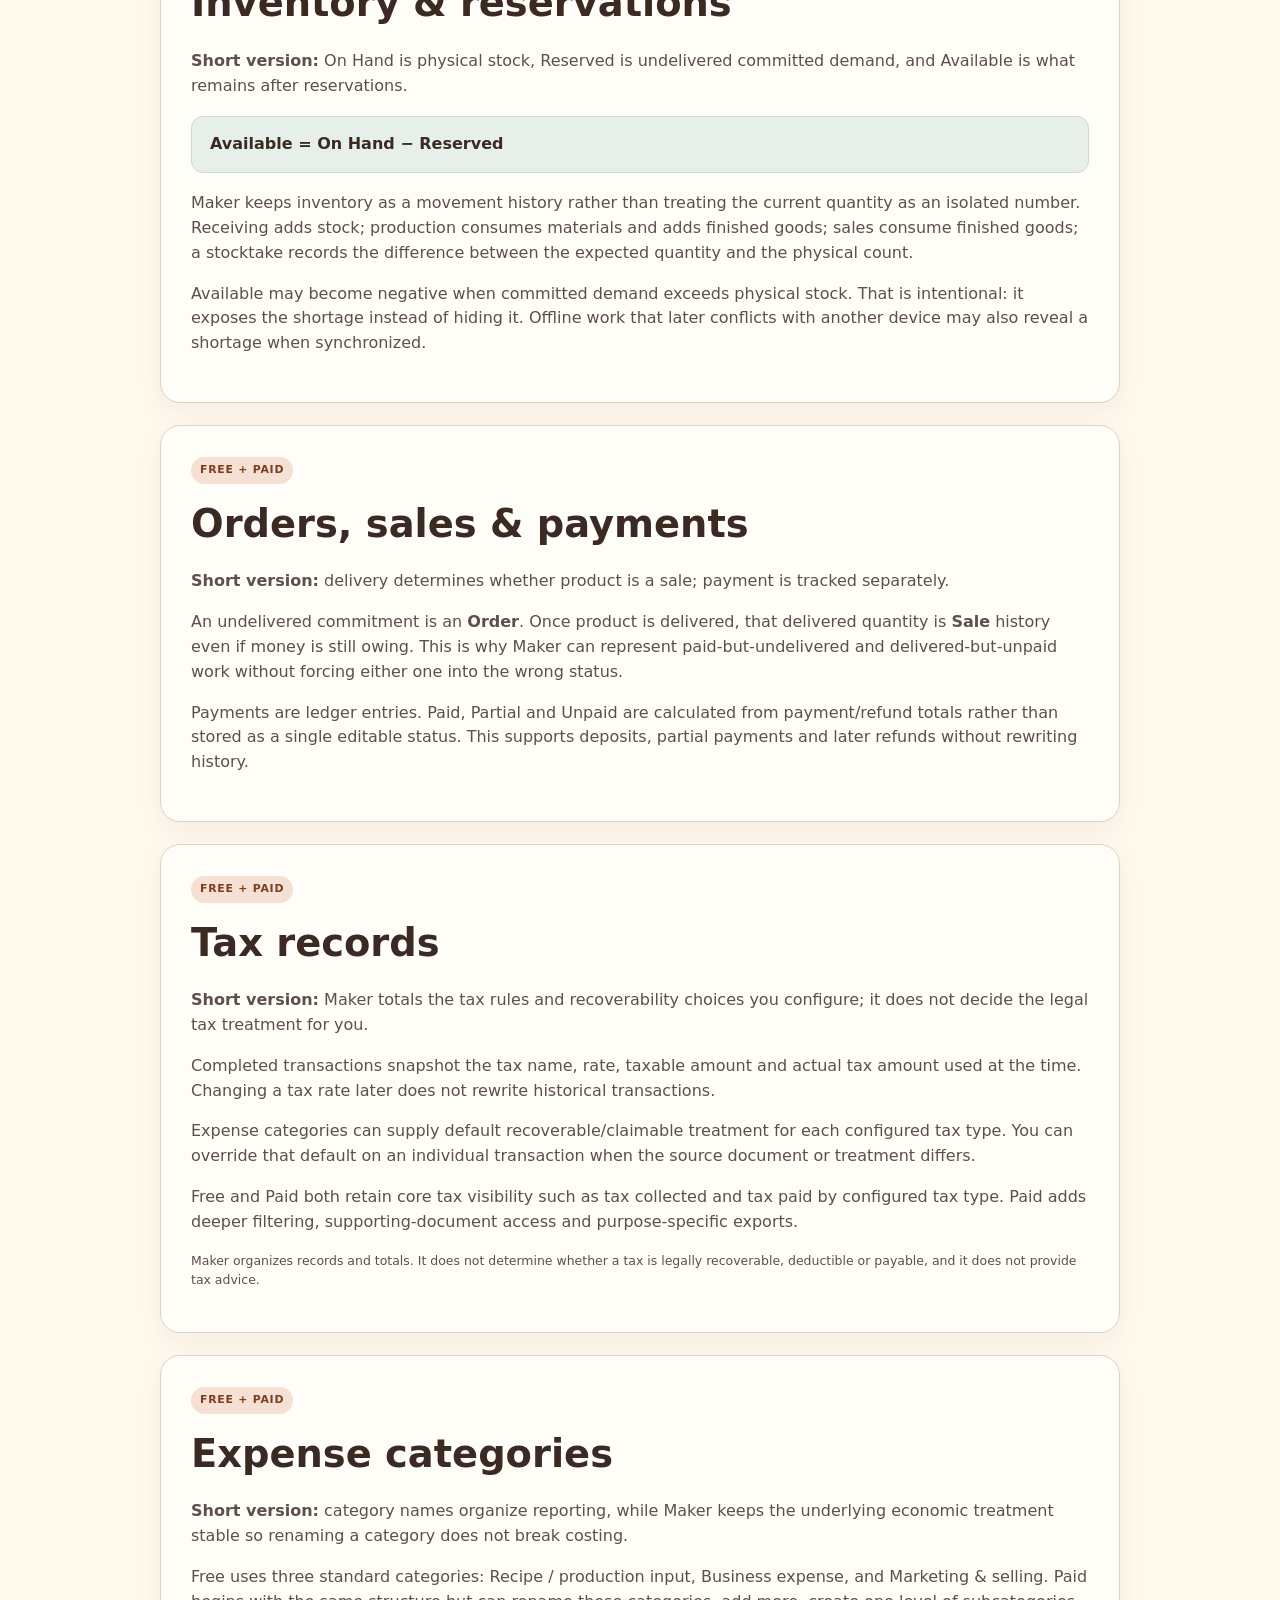
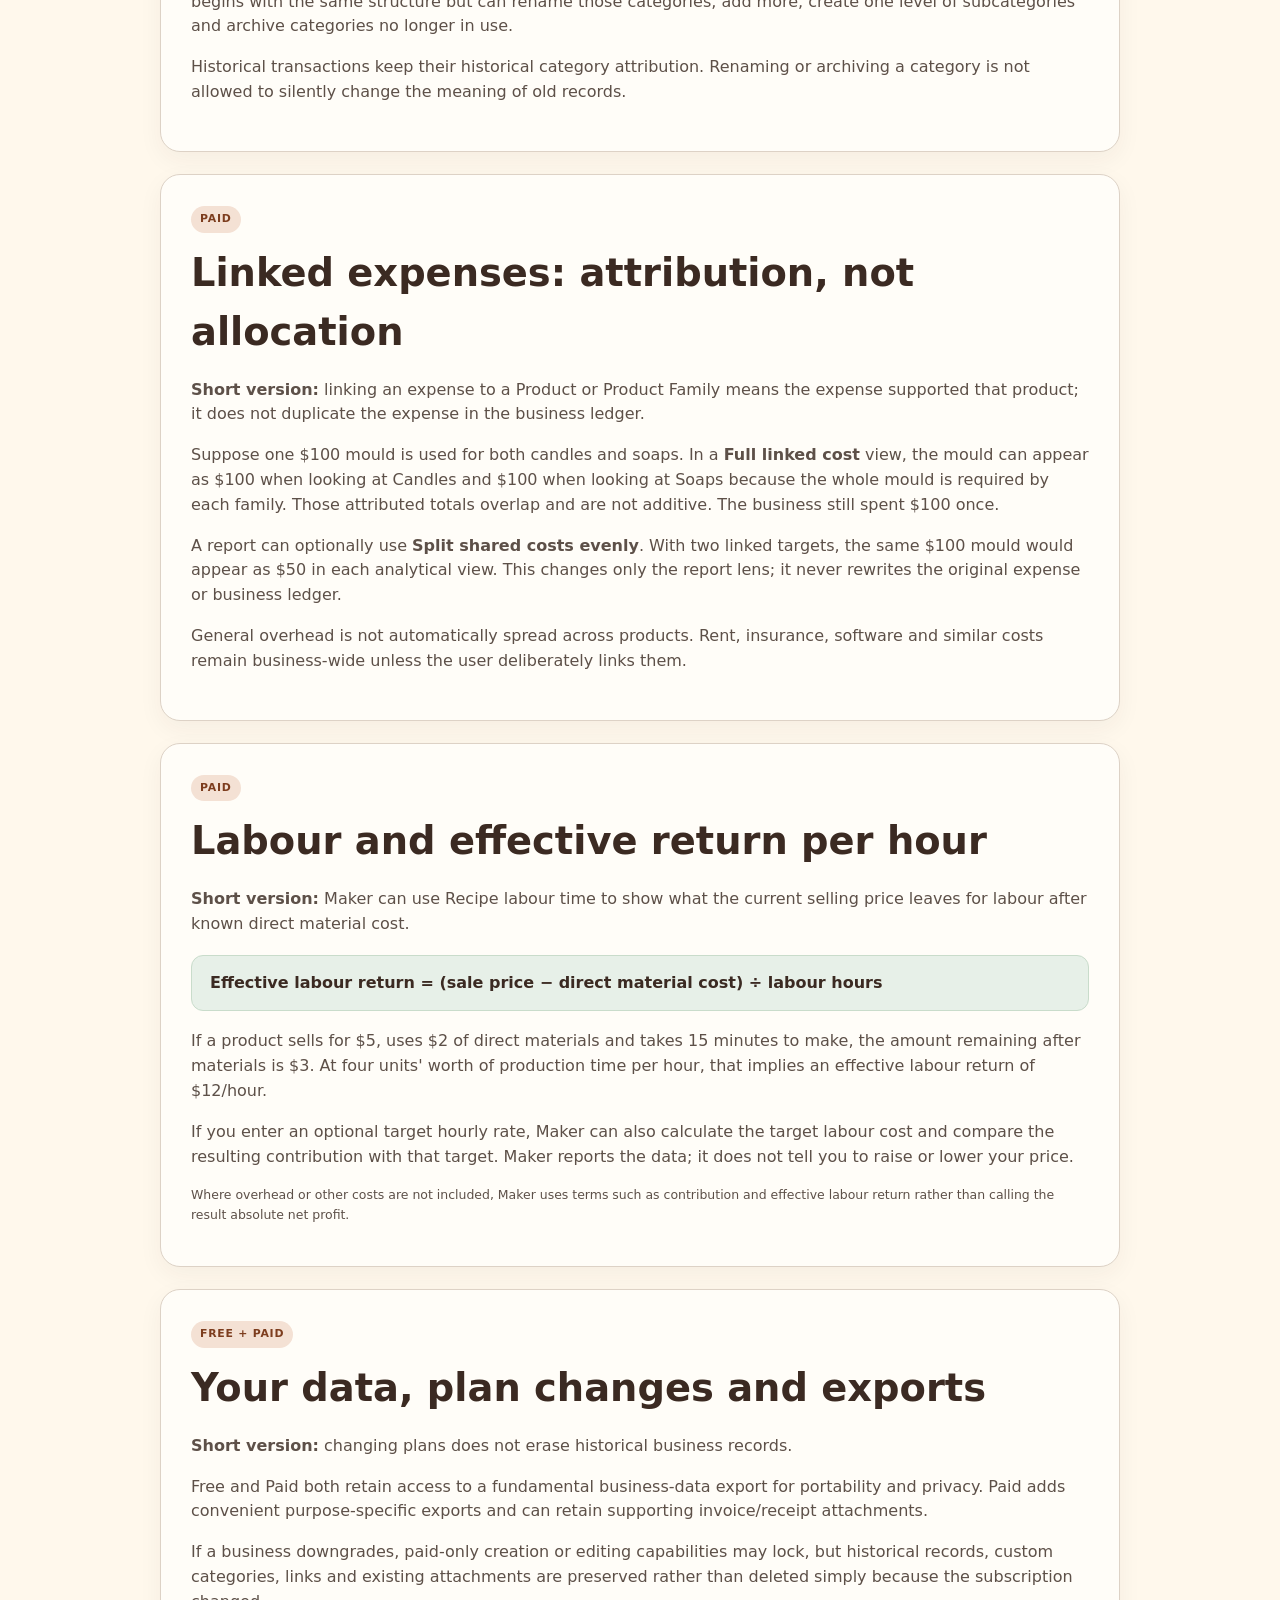
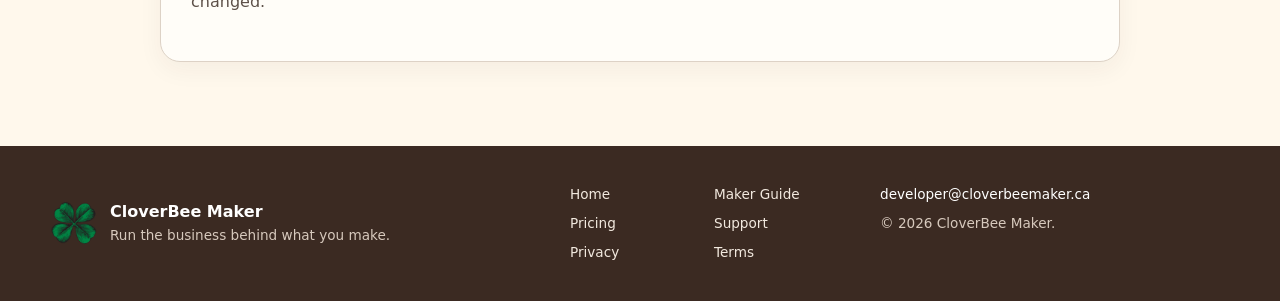
<file: how-maker-works/index.html>
<!doctype html>
<html lang="en-CA">
<head>
  <meta charset="utf-8">
  <meta name="viewport" content="width=device-width,initial-scale=1">
  <title>How Maker Works | CloverBee Maker</title>
  <meta name="description" content="Plain-language explanations of CloverBee Maker costing, inventory, order, tax, expense attribution and reporting logic.">
  <meta name="theme-color" content="#3B2A22">
  <link rel="canonical" href="https://cloverbeemaker.ca/how-maker-works/">
  <link rel="icon" href="/cloverbee-mark.png">
  <link rel="stylesheet" href="/styles.css">
<meta property="og:title" content="How Maker Works | CloverBee Maker"><meta property="og:type" content="website"><meta property="og:url" content="https://cloverbeemaker.ca/how-maker-works/"><meta property="og:image" content="https://cloverbeemaker.ca/cloverbee-mark.png"></head>
<body>
<header class="site-header">
  <a class="brand" href="/" aria-label="CloverBee Maker home"><img src="/cloverbee-mark.png" alt="" width="54" height="54"><span class="brand-text"><strong>CloverBee</strong><em>Maker</em></span></a>
  <button class="nav-toggle" type="button" aria-expanded="false" aria-controls="site-nav">Menu</button>
  <nav id="site-nav" class="site-nav" aria-label="Primary navigation"><a href="/guide/">Maker Guide</a><a href="/#features">Features</a><a href="/#pricing">Pricing</a><a href="/support.html">Support</a><a class="button button-small" href="/">Maker home</a></nav>
</header>
<main>
  <section class="section guide-hero">
    <p class="eyebrow">Plain-language explanations</p>
    <h1>How Maker Works</h1>
    <p class="guide-lead">Maker should never make you guess where a number came from. These explanations document the assumptions and calculations behind the app.</p>
    <div class="guide-note"><strong>In the app:</strong> look for the information icon beside non-obvious values. It gives the one-sentence version and links here when more detail is useful.</div>
  </section>

  <section class="section logic-index alt-surface">
    <div class="logic-links">
      <a href="#material-cost">Material costing</a><a href="#inventory">Inventory &amp; reservations</a><a href="#orders">Orders, sales &amp; payments</a><a href="#tax">Tax records</a><a href="#expenses">Expense categories</a><a href="#linked-expenses">Linked expenses</a><a href="#labour">Labour &amp; return/hour</a><a href="#data">Data &amp; downgrades</a>
    </div>
  </section>

  <section class="section logic-articles">
    <article id="material-cost" class="logic-card">
      <span class="guide-tag">Free + Paid</span><h2>Material costing</h2>
      <p><strong>Short version:</strong> Maker uses the quantities and costs you enter for materials to calculate what a Recipe and finished unit cost from materials.</p>
      <h3>Current material cost</h3><p>When material is received with a known cost, Maker combines the known quantities and costs using weighted-average costing. If some required input cost is unknown, Maker keeps the resulting cost unknown rather than pretending the missing input cost is zero.</p>
      <h3>Recipe and unit cost</h3><p>For each Recipe input, Maker multiplies the quantity required by the current known material unit cost. Those input costs are added to produce the known material cost for one finished unit.</p>
      <div class="formula">Material cost per finished unit = Σ (material quantity × current material unit cost)</div>
      <h3>Historical production</h3><p>A completed Make run snapshots the Recipe version, material quantities and known costs used at that time. Later Recipe edits or new purchase prices do not rewrite old production history.</p>
      <p class="fine-print">Material costing is an operational/economic record, not a tax or accounting opinion.</p>
    </article>

    <article id="inventory" class="logic-card">
      <span class="guide-tag">Free + Paid</span><h2>Inventory &amp; reservations</h2>
      <p><strong>Short version:</strong> On Hand is physical stock, Reserved is undelivered committed demand, and Available is what remains after reservations.</p>
      <div class="formula">Available = On Hand − Reserved</div>
      <p>Maker keeps inventory as a movement history rather than treating the current quantity as an isolated number. Receiving adds stock; production consumes materials and adds finished goods; sales consume finished goods; a stocktake records the difference between the expected quantity and the physical count.</p>
      <p>Available may become negative when committed demand exceeds physical stock. That is intentional: it exposes the shortage instead of hiding it. Offline work that later conflicts with another device may also reveal a shortage when synchronized.</p>
    </article>

    <article id="orders" class="logic-card">
      <span class="guide-tag">Free + Paid</span><h2>Orders, sales &amp; payments</h2>
      <p><strong>Short version:</strong> delivery determines whether product is a sale; payment is tracked separately.</p>
      <p>An undelivered commitment is an <strong>Order</strong>. Once product is delivered, that delivered quantity is <strong>Sale</strong> history even if money is still owing. This is why Maker can represent paid-but-undelivered and delivered-but-unpaid work without forcing either one into the wrong status.</p>
      <p>Payments are ledger entries. Paid, Partial and Unpaid are calculated from payment/refund totals rather than stored as a single editable status. This supports deposits, partial payments and later refunds without rewriting history.</p>
    </article>

    <article id="tax" class="logic-card">
      <span class="guide-tag">Free + Paid</span><h2>Tax records</h2>
      <p><strong>Short version:</strong> Maker totals the tax rules and recoverability choices you configure; it does not decide the legal tax treatment for you.</p>
      <p>Completed transactions snapshot the tax name, rate, taxable amount and actual tax amount used at the time. Changing a tax rate later does not rewrite historical transactions.</p>
      <p>Expense categories can supply default recoverable/claimable treatment for each configured tax type. You can override that default on an individual transaction when the source document or treatment differs.</p>
      <p>Free and Paid both retain core tax visibility such as tax collected and tax paid by configured tax type. Paid adds deeper filtering, supporting-document access and purpose-specific exports.</p>
      <p class="fine-print">Maker organizes records and totals. It does not determine whether a tax is legally recoverable, deductible or payable, and it does not provide tax advice.</p>
    </article>

    <article id="expenses" class="logic-card">
      <span class="guide-tag">Free + Paid</span><h2>Expense categories</h2>
      <p><strong>Short version:</strong> category names organize reporting, while Maker keeps the underlying economic treatment stable so renaming a category does not break costing.</p>
      <p>Free uses three standard categories: Recipe / production input, Business expense, and Marketing &amp; selling. Paid begins with the same structure but can rename those categories, add more, create one level of subcategories and archive categories no longer in use.</p>
      <p>Historical transactions keep their historical category attribution. Renaming or archiving a category is not allowed to silently change the meaning of old records.</p>
    </article>

    <article id="linked-expenses" class="logic-card">
      <span class="guide-tag">Paid</span><h2>Linked expenses: attribution, not allocation</h2>
      <p><strong>Short version:</strong> linking an expense to a Product or Product Family means the expense supported that product; it does not duplicate the expense in the business ledger.</p>
      <p>Suppose one $100 mould is used for both candles and soaps. In a <strong>Full linked cost</strong> view, the mould can appear as $100 when looking at Candles and $100 when looking at Soaps because the whole mould is required by each family. Those attributed totals overlap and are not additive. The business still spent $100 once.</p>
      <p>A report can optionally use <strong>Split shared costs evenly</strong>. With two linked targets, the same $100 mould would appear as $50 in each analytical view. This changes only the report lens; it never rewrites the original expense or business ledger.</p>
      <p>General overhead is not automatically spread across products. Rent, insurance, software and similar costs remain business-wide unless the user deliberately links them.</p>
    </article>

    <article id="labour" class="logic-card">
      <span class="guide-tag">Paid</span><h2>Labour and effective return per hour</h2>
      <p><strong>Short version:</strong> Maker can use Recipe labour time to show what the current selling price leaves for labour after known direct material cost.</p>
      <div class="formula">Effective labour return = (sale price − direct material cost) ÷ labour hours</div>
      <p>If a product sells for $5, uses $2 of direct materials and takes 15 minutes to make, the amount remaining after materials is $3. At four units' worth of production time per hour, that implies an effective labour return of $12/hour.</p>
      <p>If you enter an optional target hourly rate, Maker can also calculate the target labour cost and compare the resulting contribution with that target. Maker reports the data; it does not tell you to raise or lower your price.</p>
      <p class="fine-print">Where overhead or other costs are not included, Maker uses terms such as contribution and effective labour return rather than calling the result absolute net profit.</p>
    </article>

    <article id="data" class="logic-card">
      <span class="guide-tag">Free + Paid</span><h2>Your data, plan changes and exports</h2>
      <p><strong>Short version:</strong> changing plans does not erase historical business records.</p>
      <p>Free and Paid both retain access to a fundamental business-data export for portability and privacy. Paid adds convenient purpose-specific exports and can retain supporting invoice/receipt attachments.</p>
      <p>If a business downgrades, paid-only creation or editing capabilities may lock, but historical records, custom categories, links and existing attachments are preserved rather than deleted simply because the subscription changed.</p>
    </article>
  </section>
</main>
<footer class="site-footer">
  <div class="footer-brand"><img src="/cloverbee-mark.png" alt="" width="48" height="48"><div><strong>CloverBee Maker</strong><span>Run the business behind what you make.</span></div></div>
  <nav><a href="/">Home</a><a href="/guide/">Maker Guide</a><a href="/#pricing">Pricing</a><a href="/support.html">Support</a><a href="/maker/privacy.html">Privacy</a><a href="/terms.html">Terms</a></nav>
  <div class="footer-contact"><a href="mailto:developer@cloverbeemaker.ca">developer@cloverbeemaker.ca</a><span>© 2026 CloverBee Maker.</span></div>
</footer>
<script src="/script.js"></script>
</body></html>
</file>
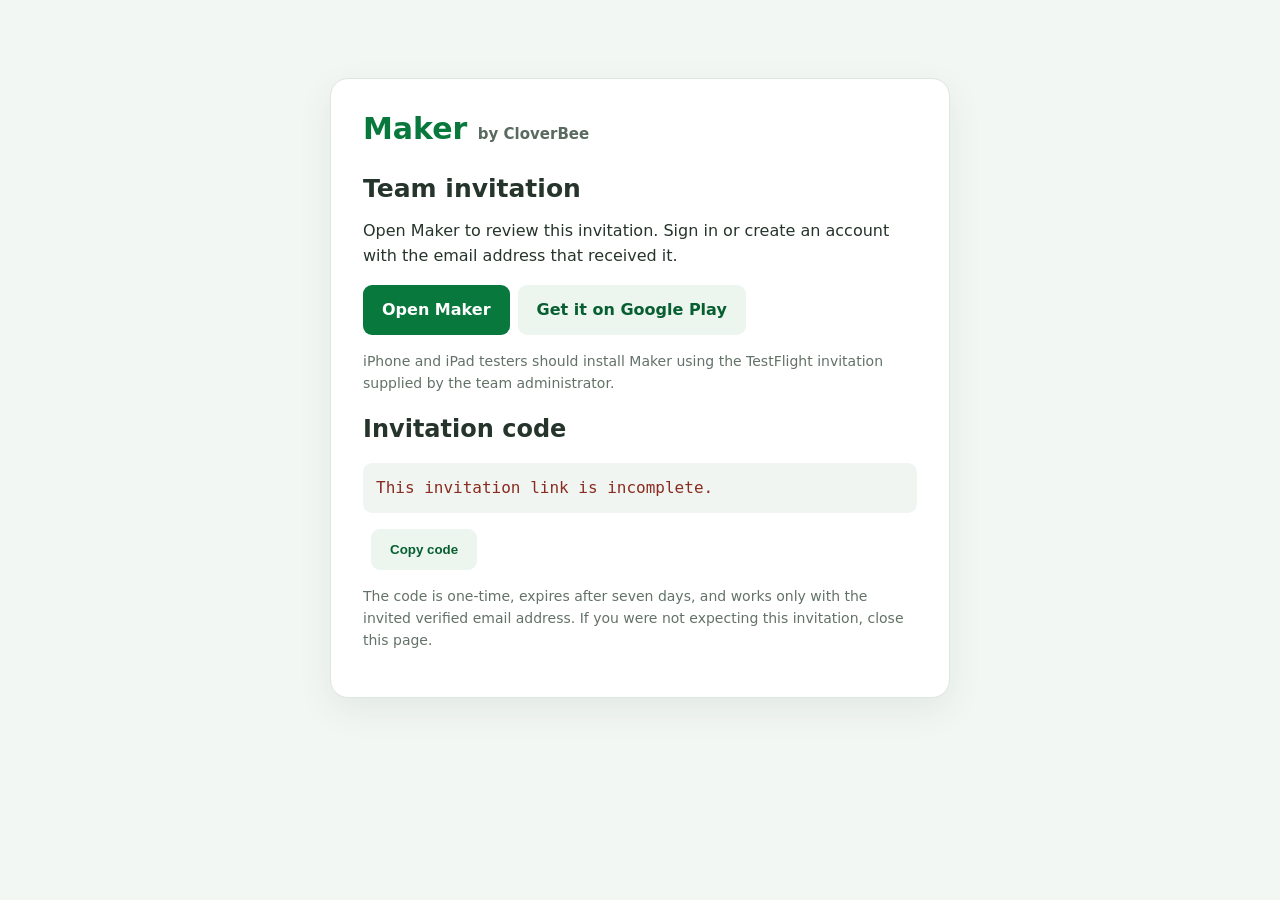
<file: maker/invite/index.html>
<!doctype html>
<html lang="en">
<head>
  <meta charset="utf-8">
  <meta name="viewport" content="width=device-width,initial-scale=1">
  <meta name="robots" content="noindex,nofollow">
  <title>Join a team in Maker by CloverBee</title>
  <style>
    :root{color-scheme:light dark;font-family:system-ui,-apple-system,BlinkMacSystemFont,"Segoe UI",sans-serif;background:#f3f7f4;color:#26352b}
    body{margin:0;padding:24px}.card{box-sizing:border-box;max-width:620px;margin:6vh auto;background:#fff;border:1px solid #dce7df;border-radius:18px;padding:32px;box-shadow:0 12px 35px rgba(23,58,37,.08)}
    .brand{font-size:30px;font-weight:800;color:#08783c}.brand small{font-size:15px;color:#5a6a60}h1{font-size:25px;margin:28px 0 10px}p{line-height:1.55}.button{display:inline-block;border:0;border-radius:9px;background:#08783c;color:#fff;text-decoration:none;font-weight:700;padding:13px 19px;cursor:pointer}.secondary{background:#edf5ef;color:#075f31;margin-left:8px}.code{word-break:break-all;background:#f1f5f2;border-radius:9px;padding:13px;font-family:ui-monospace,SFMono-Regular,Consolas,monospace}.muted{font-size:14px;color:#637268}.error{color:#8a2b1f}@media (prefers-color-scheme:dark){:root{background:#132019;color:#e7eee9}.card{background:#1e2c23;border-color:#34483b}.brand small,.muted{color:#aec0b4}.code{background:#28392e}.secondary{background:#2f4938;color:#dbf4e3}}
  </style>
</head>
<body>
  <main class="card">
    <div class="brand">Maker <small>by CloverBee</small></div>
    <h1>Team invitation</h1>
    <p id="status">Open Maker to review this invitation. Sign in or create an account with the email address that received it.</p>
    <p><a class="button" id="open-maker" href="#">Open Maker</a><a class="button secondary" href="https://play.google.com/store/apps/details?id=ca.cloverbee.maker">Get it on Google Play</a></p>
    <p class="muted">iPhone and iPad testers should install Maker using the TestFlight invitation supplied by the team administrator.</p>
    <h2>Invitation code</h2>
    <p class="code" id="invite-code">Loading…</p>
    <p><button class="button secondary" id="copy-code" type="button">Copy code</button></p>
    <p class="muted">The code is one-time, expires after seven days, and works only with the invited verified email address. If you were not expecting this invitation, close this page.</p>
  </main>
  <script>
    const code=new URLSearchParams(location.search).get('invite_code')||'';
    const valid=code.length>=20&&code.length<=512;
    const codeNode=document.getElementById('invite-code');
    const openNode=document.getElementById('open-maker');
    if(valid){codeNode.textContent=code;openNode.href='ca.cloverbee.maker://team-invitation?invite_code='+encodeURIComponent(code)}
    else{codeNode.textContent='This invitation link is incomplete.';codeNode.classList.add('error');openNode.hidden=true;document.getElementById('copy-code').hidden=true}
    document.getElementById('copy-code').addEventListener('click',async(event)=>{if(!valid)return;await navigator.clipboard.writeText(code);event.currentTarget.textContent='Copied'});
  </script>
</body>
</html>
</file>
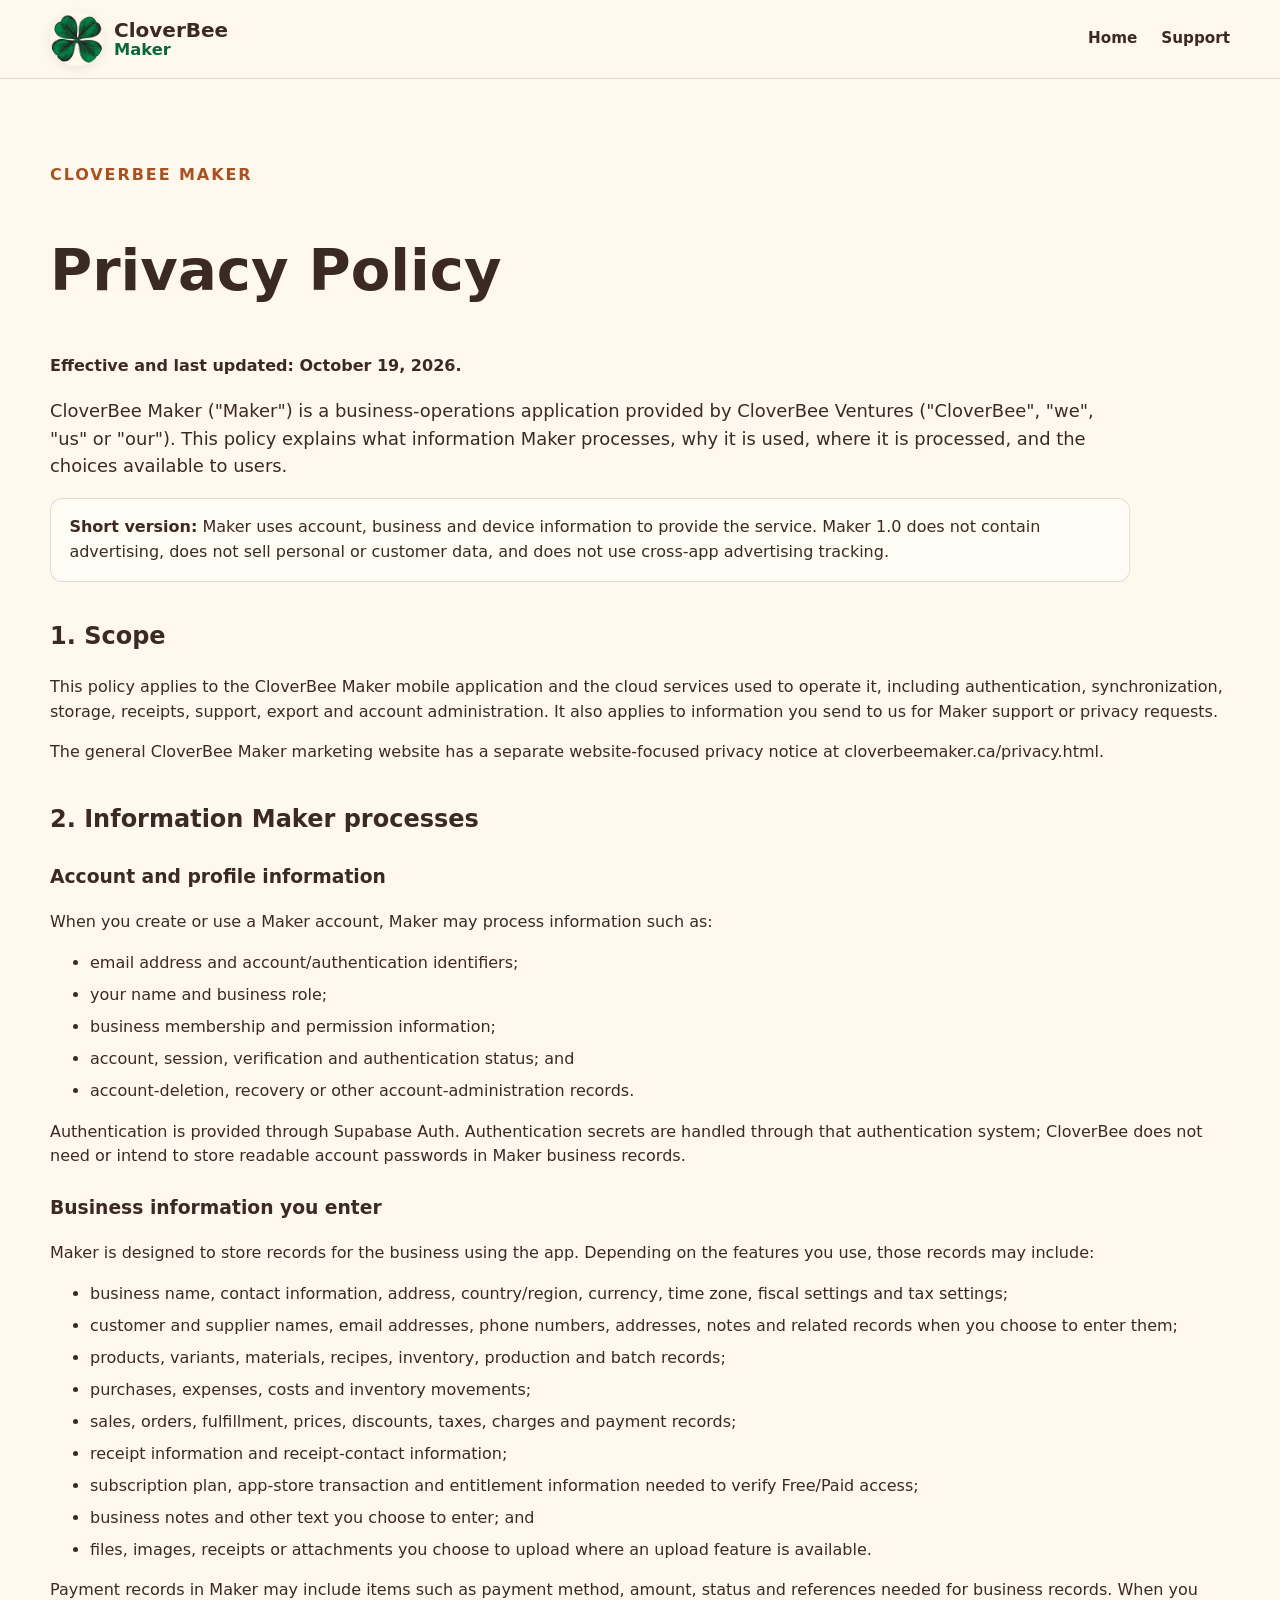
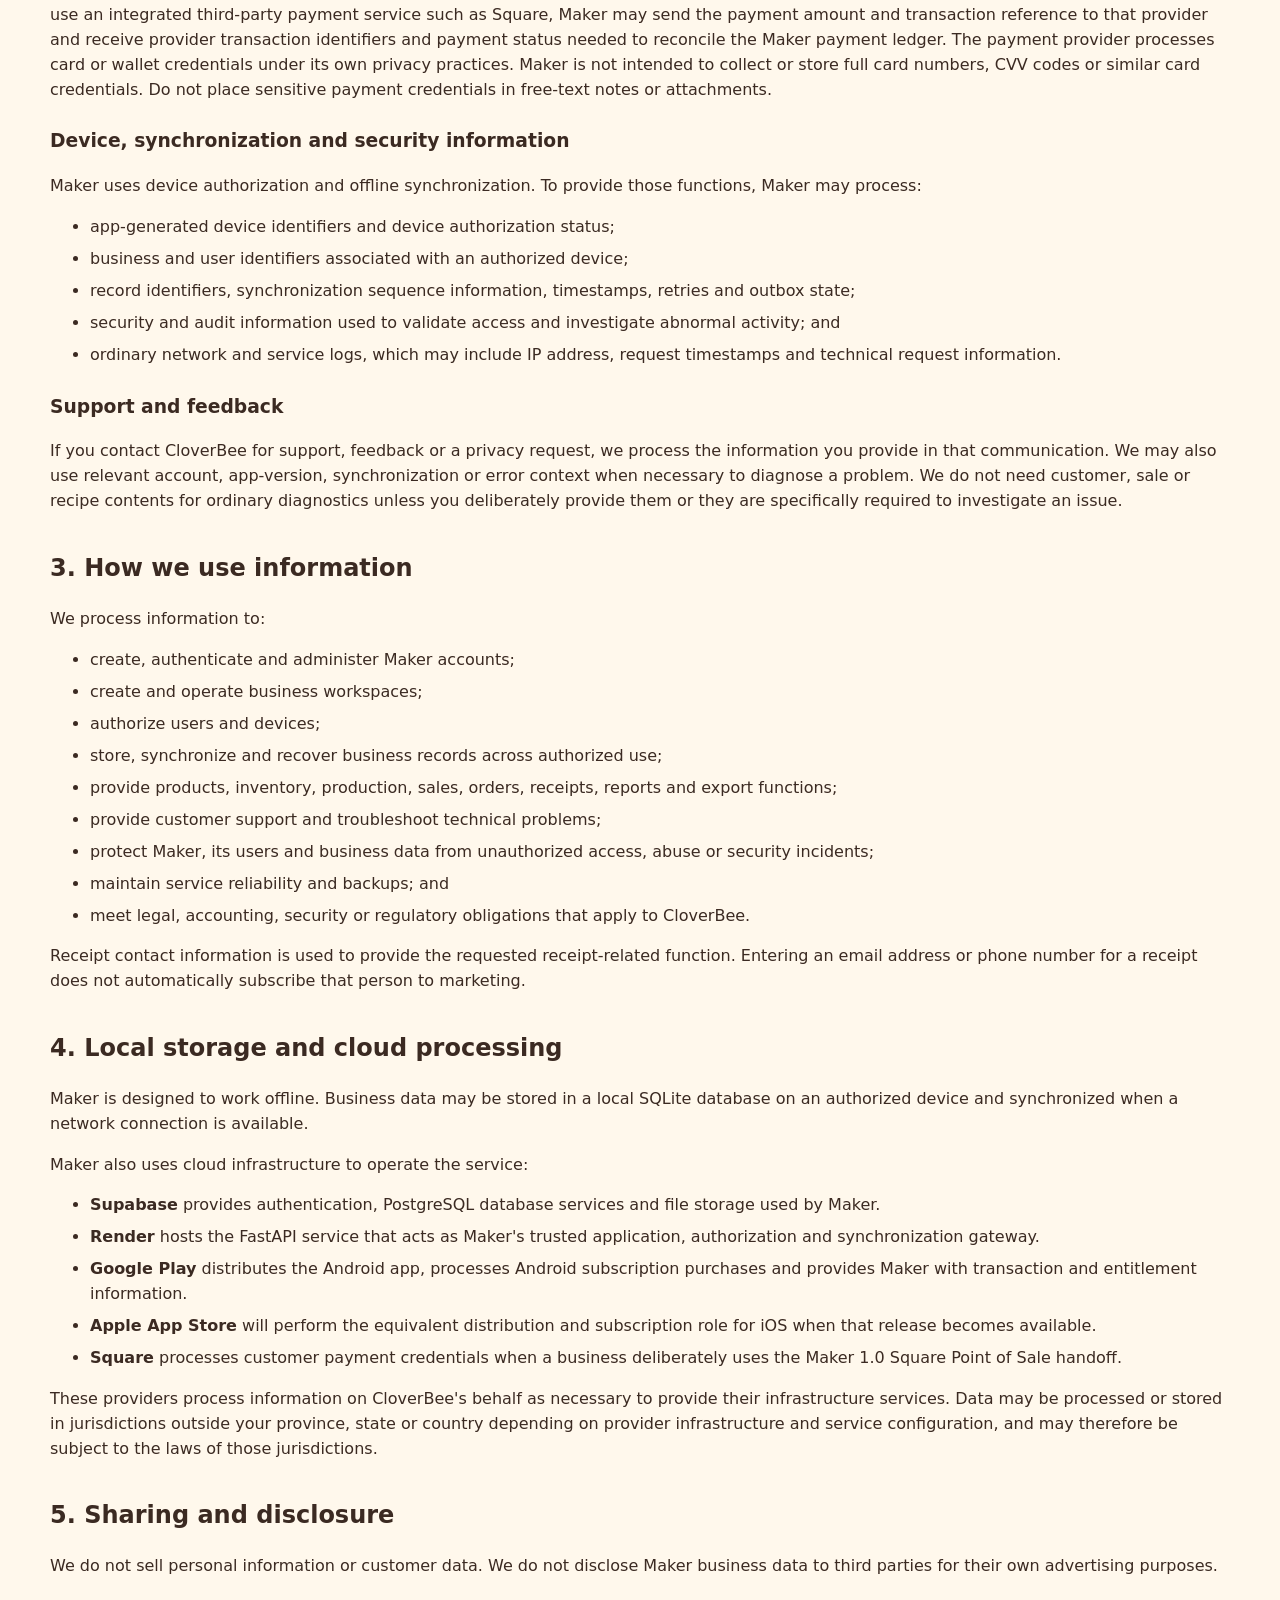
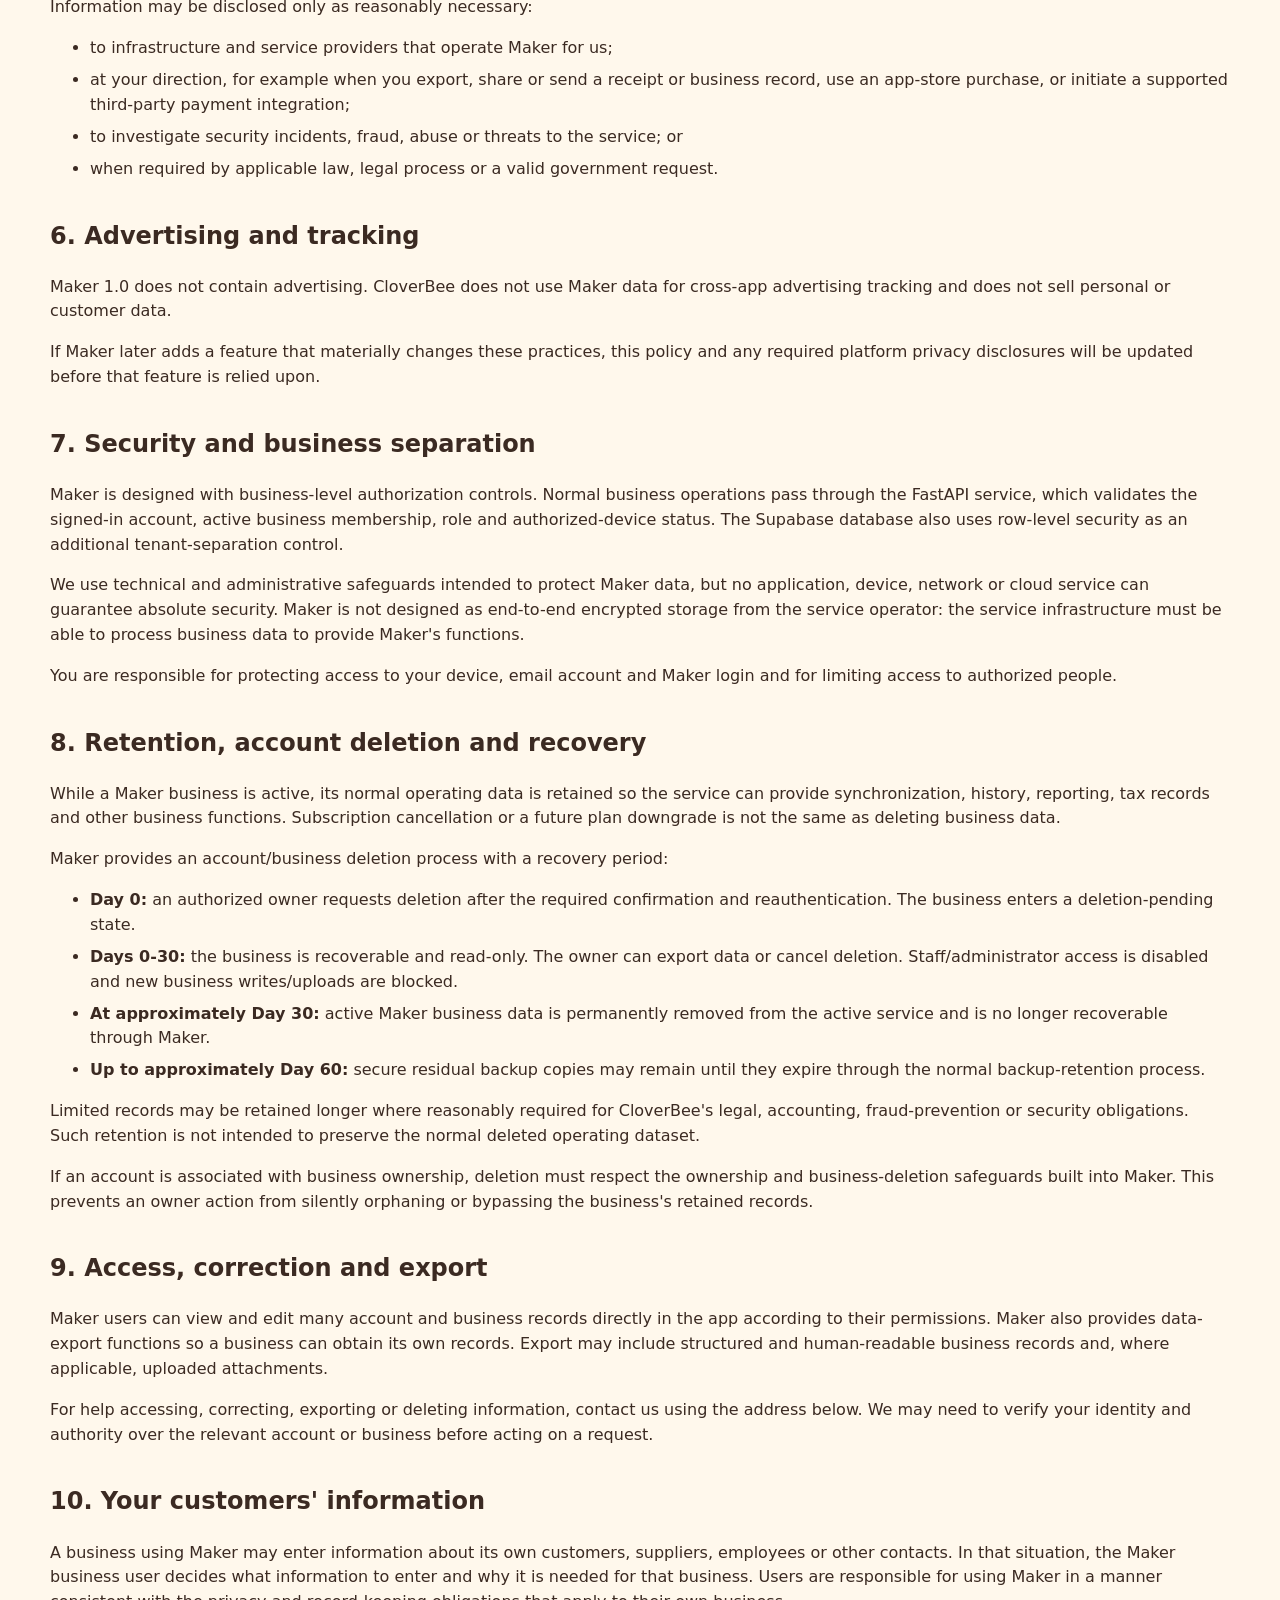
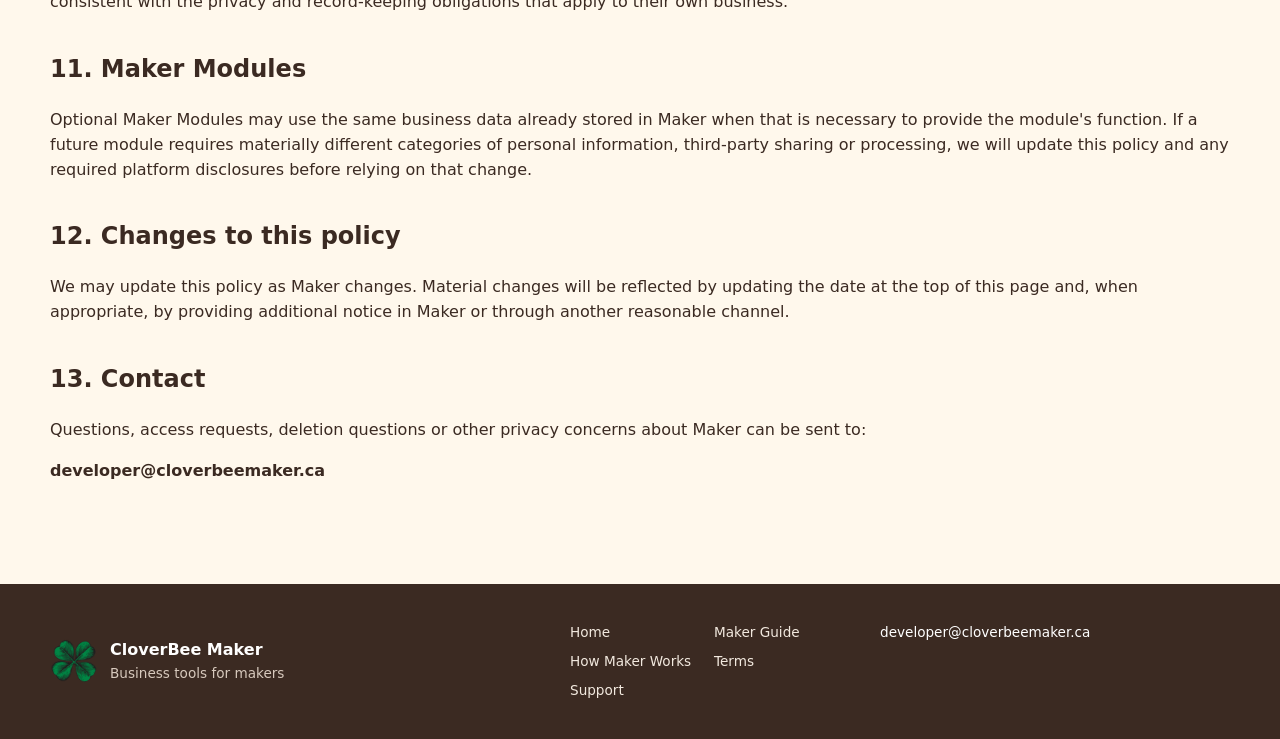
<file: maker/privacy/index.html>
<!doctype html><html lang="en-CA"><head><meta charset="utf-8"><meta name="viewport" content="width=device-width,initial-scale=1"><title>Privacy Policy | CloverBee Maker</title><link rel="canonical" href="https://cloverbeemaker.ca/maker/privacy.html"><meta http-equiv="refresh" content="0;url=/maker/privacy.html"><script>location.replace('/maker/privacy.html');</script></head><body><p>Redirecting to the <a href="/maker/privacy.html">CloverBee Maker Privacy Policy</a>.</p></body></html>
</file>
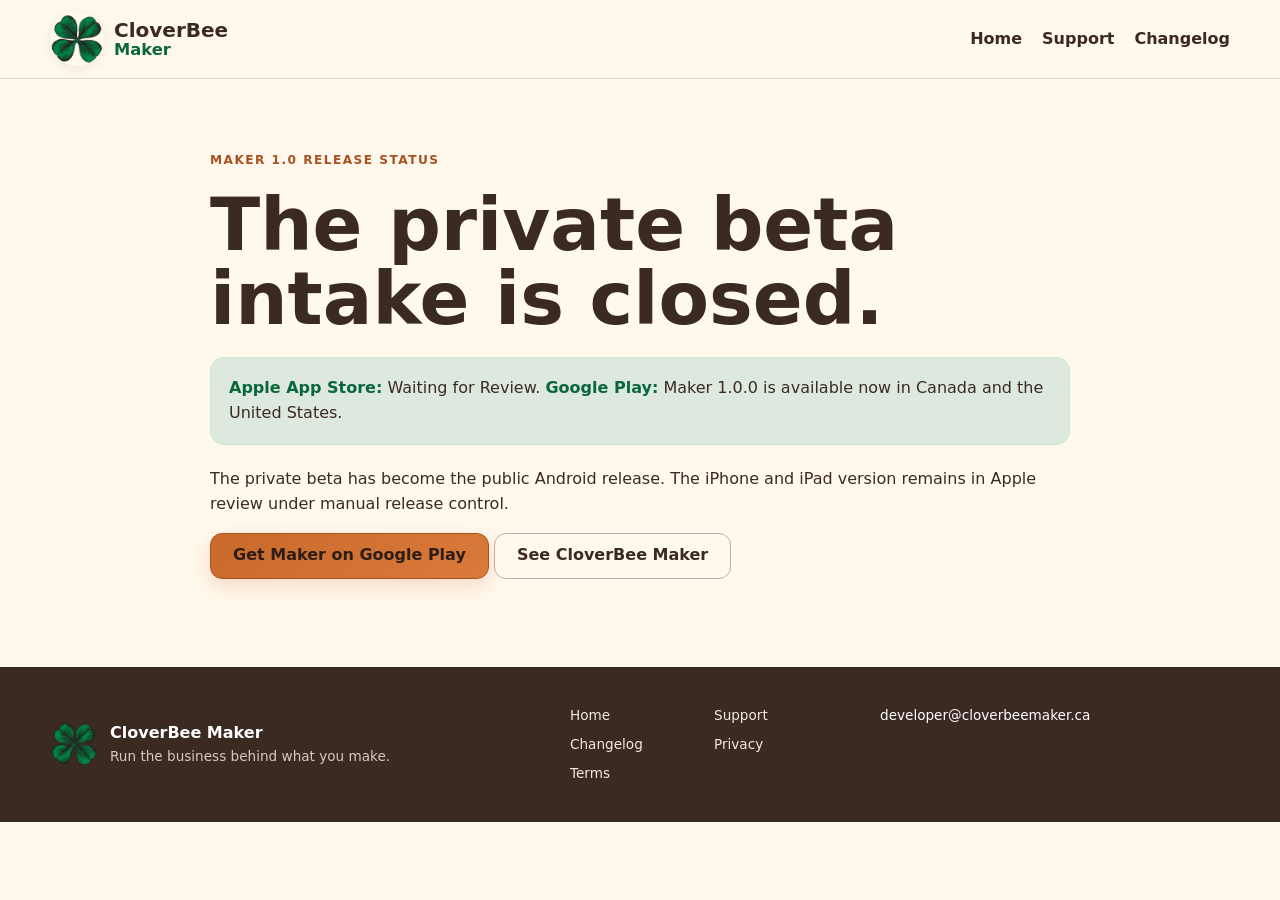
<file: beta.html>
<!doctype html>
<html lang="en-CA">
<head>
  <meta charset="utf-8">
  <meta name="viewport" content="width=device-width,initial-scale=1">
  <meta name="robots" content="noindex,follow">
  <title>Maker release status | CloverBee Maker</title>
  <meta name="description" content="CloverBee Maker 1.0 release status.">
  <link rel="icon" href="cloverbee-mark.png">
  <link rel="stylesheet" href="styles.css">
  <link rel="stylesheet" href="beta-support.css?v=20261001b">
  <link rel="canonical" href="https://cloverbeemaker.ca/">
</head>
<body>
  <header class="site-header">
    <a class="brand" href="index.html"><img src="cloverbee-mark.png" alt="" width="54" height="54"><span class="brand-text"><strong>CloverBee</strong><em>Maker</em></span></a>
    <nav class="mini-nav"><a href="index.html">Home</a><a href="support.html">Support</a><a href="changelog.html">Changelog</a></nav>
  </header>
  <main class="section form-page">
    <p class="eyebrow">Maker 1.0 release status</p>
    <h1>The private beta intake is closed.</h1>
    <div class="beta-note"><strong>Apple App Store:</strong> Waiting for Review. <strong>Google Play:</strong> Maker 1.0.0 is available now in Canada and the United States.</div>
    <p>The private beta has become the public Android release. The iPhone and iPad version remains in Apple review under manual release control.</p>
    <p><a class="button" href="https://play.google.com/store/apps/details?id=ca.cloverbee.maker" target="_blank" rel="noopener noreferrer">Get Maker on Google Play</a> <a class="button button-outline" href="/">See CloverBee Maker</a></p>
  </main>
  <footer class="site-footer">
    <div class="footer-brand"><img src="/cloverbee-mark.png" alt="" width="48" height="48"><div><strong>CloverBee Maker</strong><span>Run the business behind what you make.</span></div></div>
    <nav><a href="/">Home</a><a href="/support.html">Support</a><a href="/changelog.html">Changelog</a><a href="/maker/privacy.html">Privacy</a><a href="/terms.html">Terms</a></nav>
    <div class="footer-contact"><a href="mailto:developer@cloverbeemaker.ca">developer@cloverbeemaker.ca</a></div>
  </footer>
</body>
</html>
</file>
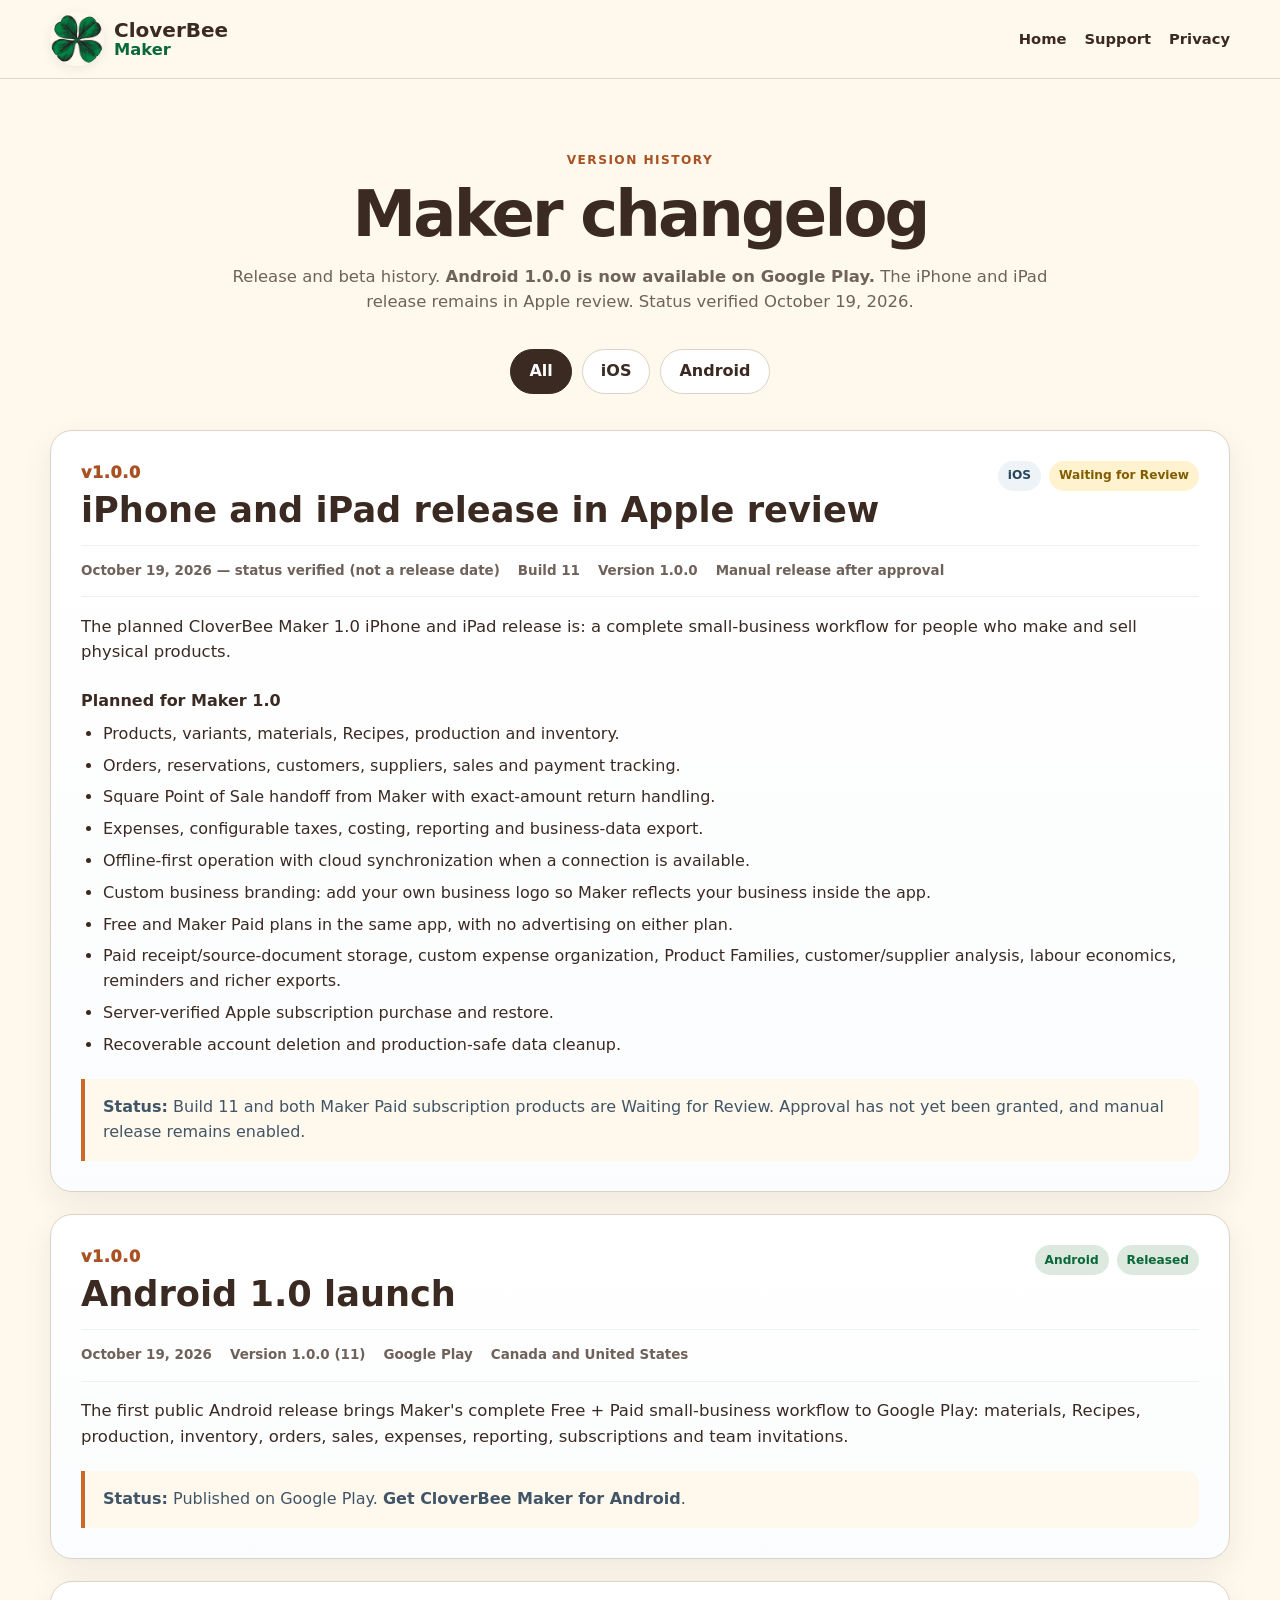
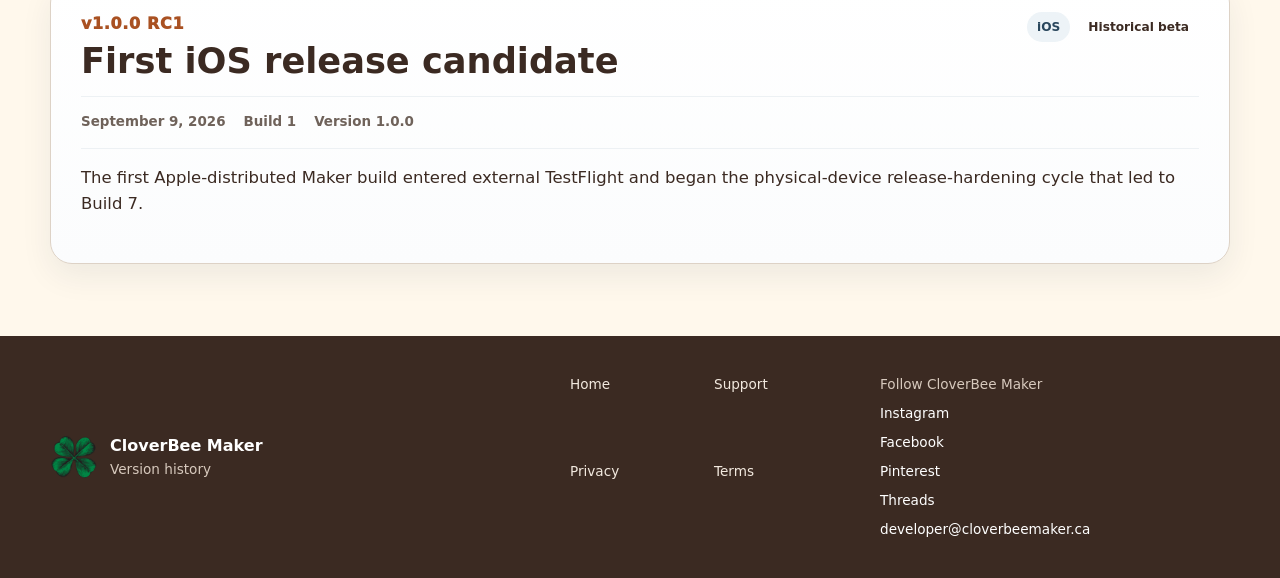
<file: changelog.html>
<!doctype html>
<html lang="en-CA">
<head>
  <meta charset="utf-8">
  <meta name="viewport" content="width=device-width,initial-scale=1">
  <title>Changelog | CloverBee Maker</title>
  <meta name="description" content="Version history and release notes for CloverBee Maker. Android 1.0.0 is available on Google Play; the Apple release remains in review.">
  <meta name="theme-color" content="#3B2A22">
  <link rel="icon" href="cloverbee-mark.png">
  <link rel="stylesheet" href="styles.css">
  <link rel="stylesheet" href="changelog.css?v=20261001b">
  <link rel="canonical" href="https://cloverbeemaker.ca/changelog.html">
  <meta property="og:title" content="Changelog | CloverBee Maker">
  <meta property="og:type" content="website">
  <meta property="og:url" content="https://cloverbeemaker.ca/changelog.html">
  <meta property="og:image" content="https://cloverbeemaker.ca/cloverbee-mark.png">
</head>
<body>
  <header class="site-header">
    <a class="brand" href="index.html" aria-label="CloverBee Maker home">
      <img src="cloverbee-mark.png" alt="" width="54" height="54">
      <span class="brand-text"><strong>CloverBee</strong><em>Maker</em></span>
    </a>
    <nav class="mini-nav" aria-label="Changelog navigation">
      <a href="index.html">Home</a>
      <a href="support.html">Support</a>
      <a href="/maker/privacy.html">Privacy</a>
    </nav>
  </header>

  <main class="section changelog-page">
    <div class="changelog-intro">
      <p class="eyebrow">Version history</p>
      <h1>Maker changelog</h1>
      <p>Release and beta history. <strong>Android 1.0.0 is now available on Google Play.</strong> The iPhone and iPad release remains in Apple review. Status verified October 19, 2026.</p>
    </div>

    <div class="platform-filter" role="group" aria-label="Filter releases by platform">
      <button type="button" class="filter-button active" data-platform="all" aria-pressed="true">All</button>
      <button type="button" class="filter-button" data-platform="ios" aria-pressed="false">iOS</button>
      <button type="button" class="filter-button" data-platform="android" aria-pressed="false">Android</button>
    </div>

    <section class="release-list" aria-live="polite">
      <article class="release-card" data-platform="ios">
        <div class="release-topline">
          <div>
            <p class="release-version">v1.0.0</p>
            <h2>iPhone and iPad release in Apple review</h2>
          </div>
          <div class="release-badges" aria-label="Release metadata">
            <span class="platform-badge ios">iOS</span>
            <span class="status-badge pending">Waiting for Review</span>
          </div>
        </div>
        <div class="release-meta">
          <span>October 19, 2026 — status verified (not a release date)</span>
          <span>Build 11</span>
          <span>Version 1.0.0</span>
          <span>Manual release after approval</span>
        </div>
        <p class="release-summary">The planned CloverBee Maker 1.0 iPhone and iPad release is: a complete small-business workflow for people who make and sell physical products.</p>
        <h3>Planned for Maker 1.0</h3>
        <ul>
          <li>Products, variants, materials, Recipes, production and inventory.</li>
          <li>Orders, reservations, customers, suppliers, sales and payment tracking.</li>
          <li>Square Point of Sale handoff from Maker with exact-amount return handling.</li>
          <li>Expenses, configurable taxes, costing, reporting and business-data export.</li>
          <li>Offline-first operation with cloud synchronization when a connection is available.</li>
          <li>Custom business branding: add your own business logo so Maker reflects your business inside the app.</li>
          <li>Free and Maker Paid plans in the same app, with no advertising on either plan.</li>
          <li>Paid receipt/source-document storage, custom expense organization, Product Families, customer/supplier analysis, labour economics, reminders and richer exports.</li>
          <li>Server-verified Apple subscription purchase and restore.</li>
          <li>Recoverable account deletion and production-safe data cleanup.</li>
        </ul>
        <p class="release-note"><strong>Status:</strong> Build 11 and both Maker Paid subscription products are Waiting for Review. Approval has not yet been granted, and manual release remains enabled.</p>
      </article>

      <article class="release-card" data-platform="android">
        <div class="release-topline">
          <div>
            <p class="release-version">v1.0.0</p>
            <h2>Android 1.0 launch</h2>
          </div>
          <div class="release-badges" aria-label="Release metadata">
            <span class="platform-badge android">Android</span>
            <span class="status-badge released">Released</span>
          </div>
        </div>
        <div class="release-meta">
          <span>October 19, 2026</span>
          <span>Version 1.0.0 (11)</span>
          <span>Google Play</span>
          <span>Canada and United States</span>
        </div>
        <p class="release-summary">The first public Android release brings Maker's complete Free + Paid small-business workflow to Google Play: materials, Recipes, production, inventory, orders, sales, expenses, reporting, subscriptions and team invitations.</p>
        <p class="release-note"><strong>Status:</strong> Published on Google Play. <a href="https://play.google.com/store/apps/details?id=ca.cloverbee.maker" target="_blank" rel="noopener noreferrer"><strong>Get CloverBee Maker for Android</strong></a>.</p>
      </article>

      <article class="release-card" data-platform="ios">
        <div class="release-topline">
          <div>
            <p class="release-version">v1.0.0 RC1</p>
            <h2>First iOS release candidate</h2>
          </div>
          <div class="release-badges" aria-label="Release metadata">
            <span class="platform-badge ios">iOS</span>
            <span class="status-badge">Historical beta</span>
          </div>
        </div>
        <div class="release-meta">
          <span>September 9, 2026</span>
          <span>Build 1</span>
          <span>Version 1.0.0</span>
        </div>
        <p class="release-summary">The first Apple-distributed Maker build entered external TestFlight and began the physical-device release-hardening cycle that led to Build 7.</p>
      </article>

      <p class="empty-state" hidden>No changelog entries match this platform.</p>
    </section>
  </main>

  <footer class="site-footer">
    <div class="footer-brand">
      <img src="cloverbee-mark.png" alt="" width="48" height="48">
      <div><strong>CloverBee Maker</strong><span>Version history</span></div>
    </div>
    <nav>
      <a href="index.html">Home</a>
      <a href="support.html">Support</a>
      <a href="/maker/privacy.html">Privacy</a>
      <a href="terms.html">Terms</a>
    </nav>
    <div class="footer-contact">
      <span>Follow CloverBee Maker</span>
      <a href="https://www.instagram.com/cloverbeemaker/" target="_blank" rel="noopener noreferrer">Instagram</a>
      <a href="https://www.facebook.com/1289706744227056" target="_blank" rel="noopener noreferrer">Facebook</a>
      <a href="https://www.pinterest.com/cloverbeemaker/" target="_blank" rel="noopener noreferrer">Pinterest</a>
      <a href="https://www.threads.net/@cloverbeemaker" target="_blank" rel="noopener noreferrer">Threads</a>
      <a href="mailto:developer@cloverbeemaker.ca">developer@cloverbeemaker.ca</a>
    </div>
  </footer>

  <script src="changelog.js"></script>
</body>
</html>
</file>
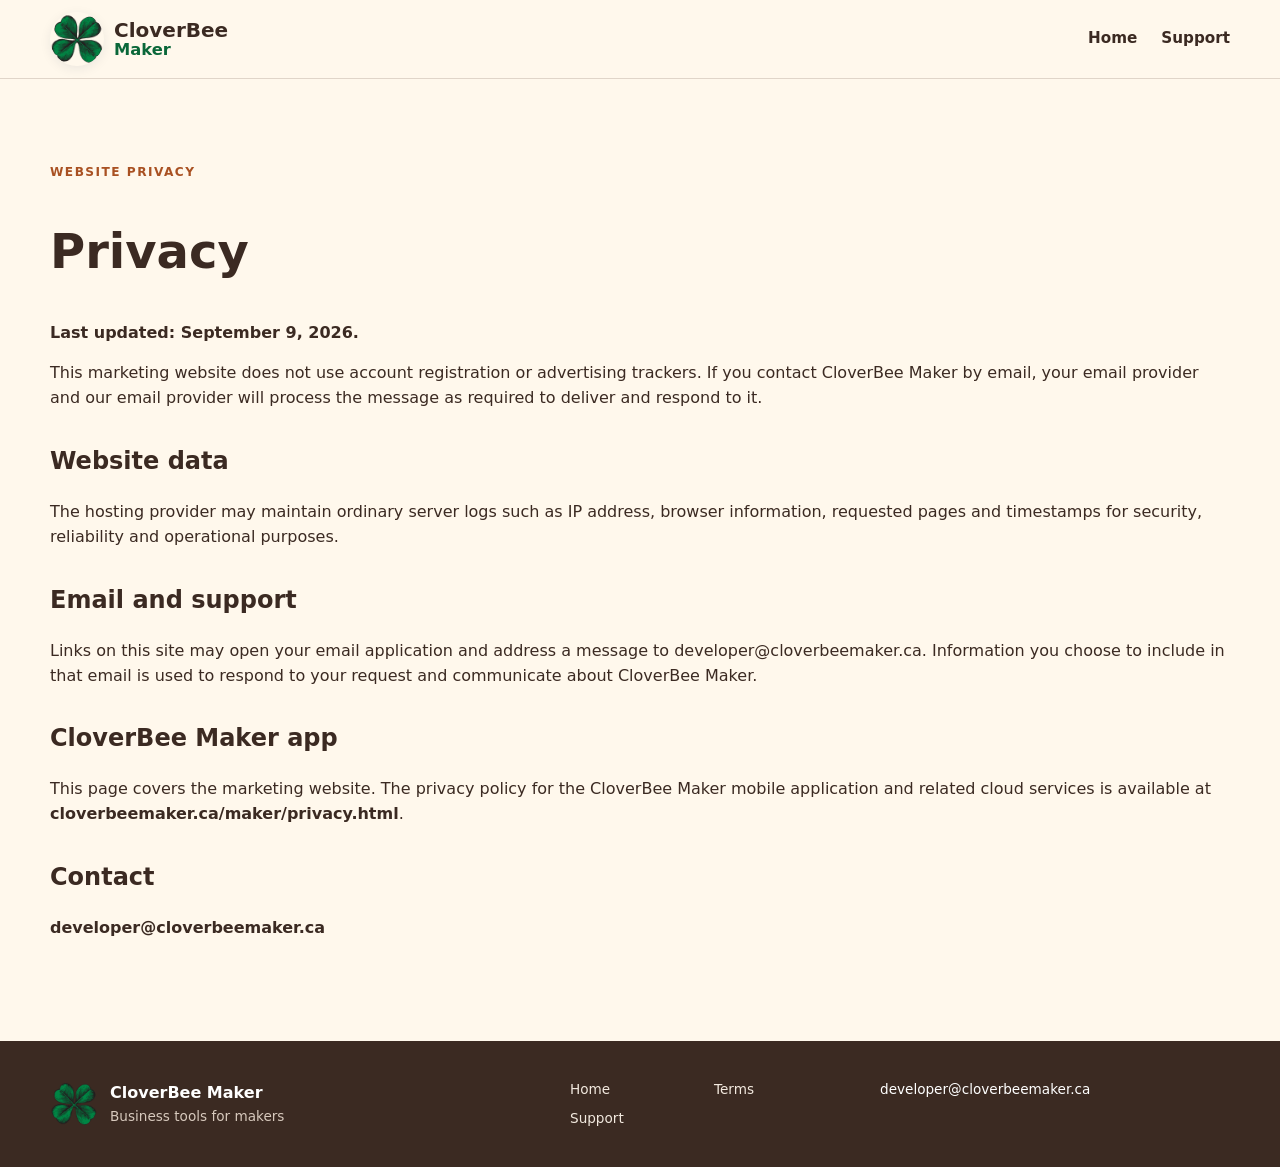
<file: privacy.html>
<!doctype html><html lang="en-CA"><head><meta charset="utf-8"><meta name="viewport" content="width=device-width,initial-scale=1"><title>Privacy | CloverBee Maker</title><link rel="icon" href="cloverbee-mark.png"><link rel="stylesheet" href="styles.css"><style>.legal{max-width:none;margin:0}.legal h1{font-size:3rem;color:var(--navy)}.legal h2{color:var(--navy);margin-top:2rem}</style><link rel="canonical" href="https://cloverbeemaker.ca/privacy.html"><meta property="og:title" content="Privacy | CloverBee Maker"><meta property="og:type" content="website"><meta property="og:url" content="https://cloverbeemaker.ca/privacy.html"><meta property="og:image" content="https://cloverbeemaker.ca/cloverbee-mark.png"></head><body><header class="site-header"><a class="brand" href="index.html"><img src="cloverbee-mark.png" alt="" width="54" height="54"><span class="brand-text"><strong>CloverBee</strong><em>Maker</em></span></a><nav class="site-nav" style="display:flex"><a href="index.html">Home</a><a href="support.html">Support</a></nav></header><main class="section legal"><p class="eyebrow">Website privacy</p><h1>Privacy</h1><p><strong>Last updated: September 9, 2026.</strong></p><p>This marketing website does not use account registration or advertising trackers. If you contact CloverBee Maker by email, your email provider and our email provider will process the message as required to deliver and respond to it.</p><h2>Website data</h2><p>The hosting provider may maintain ordinary server logs such as IP address, browser information, requested pages and timestamps for security, reliability and operational purposes.</p><h2>Email and support</h2><p>Links on this site may open your email application and address a message to developer@cloverbeemaker.ca. Information you choose to include in that email is used to respond to your request and communicate about CloverBee Maker.</p><h2>CloverBee Maker app</h2><p>This page covers the marketing website. The privacy policy for the CloverBee Maker mobile application and related cloud services is available at <a href="/maker/privacy.html"><strong>cloverbeemaker.ca/maker/privacy.html</strong></a>.</p><h2>Contact</h2><p><a href="mailto:developer@cloverbeemaker.ca"><strong>developer@cloverbeemaker.ca</strong></a></p></main><footer class="site-footer"><div class="footer-brand"><img src="cloverbee-mark.png" alt="" width="48" height="48"><div><strong>CloverBee Maker</strong><span>Business tools for makers</span></div></div><nav><a href="index.html">Home</a><a href="terms.html">Terms</a><a href="support.html">Support</a></nav><div class="footer-contact"><a href="mailto:developer@cloverbeemaker.ca">developer@cloverbeemaker.ca</a></div></footer></body></html>
</file>
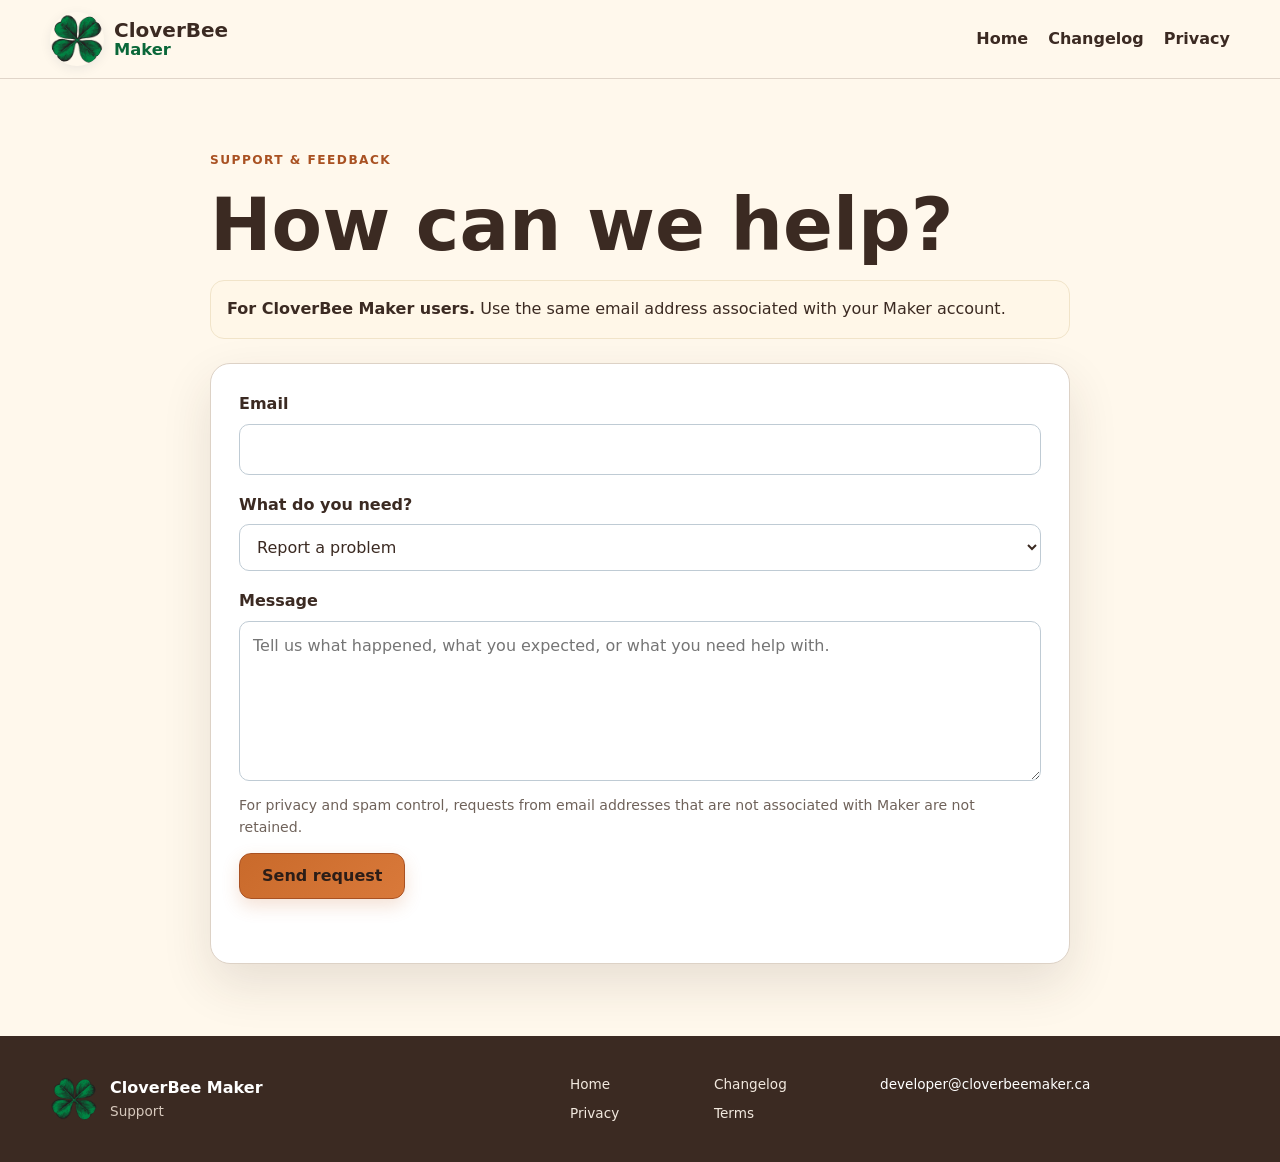
<file: support.html>
<!doctype html><html lang="en-CA"><head><meta charset="utf-8"><meta name="viewport" content="width=device-width,initial-scale=1"><title>Support | CloverBee Maker</title><meta name="description" content="Support and feedback for CloverBee Maker users."><link rel="icon" href="cloverbee-mark.png"><link rel="stylesheet" href="styles.css"><link rel="stylesheet" href="beta-support.css?v=20261001b"><link rel="canonical" href="https://cloverbeemaker.ca/support.html"><meta property="og:title" content="Support | CloverBee Maker"><meta property="og:type" content="website"><meta property="og:url" content="https://cloverbeemaker.ca/support.html"><meta property="og:image" content="https://cloverbeemaker.ca/cloverbee-mark.png"></head><body><header class="site-header"><a class="brand" href="index.html"><img src="cloverbee-mark.png" alt="" width="54" height="54"><span class="brand-text"><strong>CloverBee</strong><em>Maker</em></span></a><nav class="mini-nav"><a href="index.html">Home</a><a href="changelog.html">Changelog</a><a href="/maker/privacy.html">Privacy</a></nav></header><main class="section form-page"><p class="eyebrow">Support &amp; feedback</p><h1>How can we help?</h1><div class="support-known"><strong>For CloverBee Maker users.</strong> Use the same email address associated with your Maker account.</div><form id="support-form" class="form-card"><div class="form-grid"><div class="form-field full"><label for="email">Email</label><input id="email" name="email" type="email" maxlength="254" required autocomplete="email"></div><div class="form-field full"><label for="category">What do you need?</label><select id="category" name="category" required><option value="problem">Report a problem</option><option value="improvement">Suggest an improvement</option><option value="help">Ask for help</option></select></div><div class="form-field full"><label for="message">Message</label><textarea id="message" name="message" maxlength="5000" required placeholder="Tell us what happened, what you expected, or what you need help with."></textarea></div><div class="honeypot" aria-hidden="true"><label>Website<input name="company_website" tabindex="-1" autocomplete="off"></label></div></div><p class="form-hint">For privacy and spam control, requests from email addresses that are not associated with Maker are not retained.</p><button class="button" type="submit">Send request</button><p class="form-status" data-form-status aria-live="polite"></p></form></main><footer class="site-footer"><div class="footer-brand"><img src="cloverbee-mark.png" alt="" width="48" height="48"><div><strong>CloverBee Maker</strong><span>Support</span></div></div><nav><a href="index.html">Home</a><a href="changelog.html">Changelog</a><a href="/maker/privacy.html">Privacy</a><a href="terms.html">Terms</a></nav><div class="footer-contact"><a href="mailto:developer@cloverbeemaker.ca">developer@cloverbeemaker.ca</a></div></footer><script src="forms.js"></script></body></html>
</file>
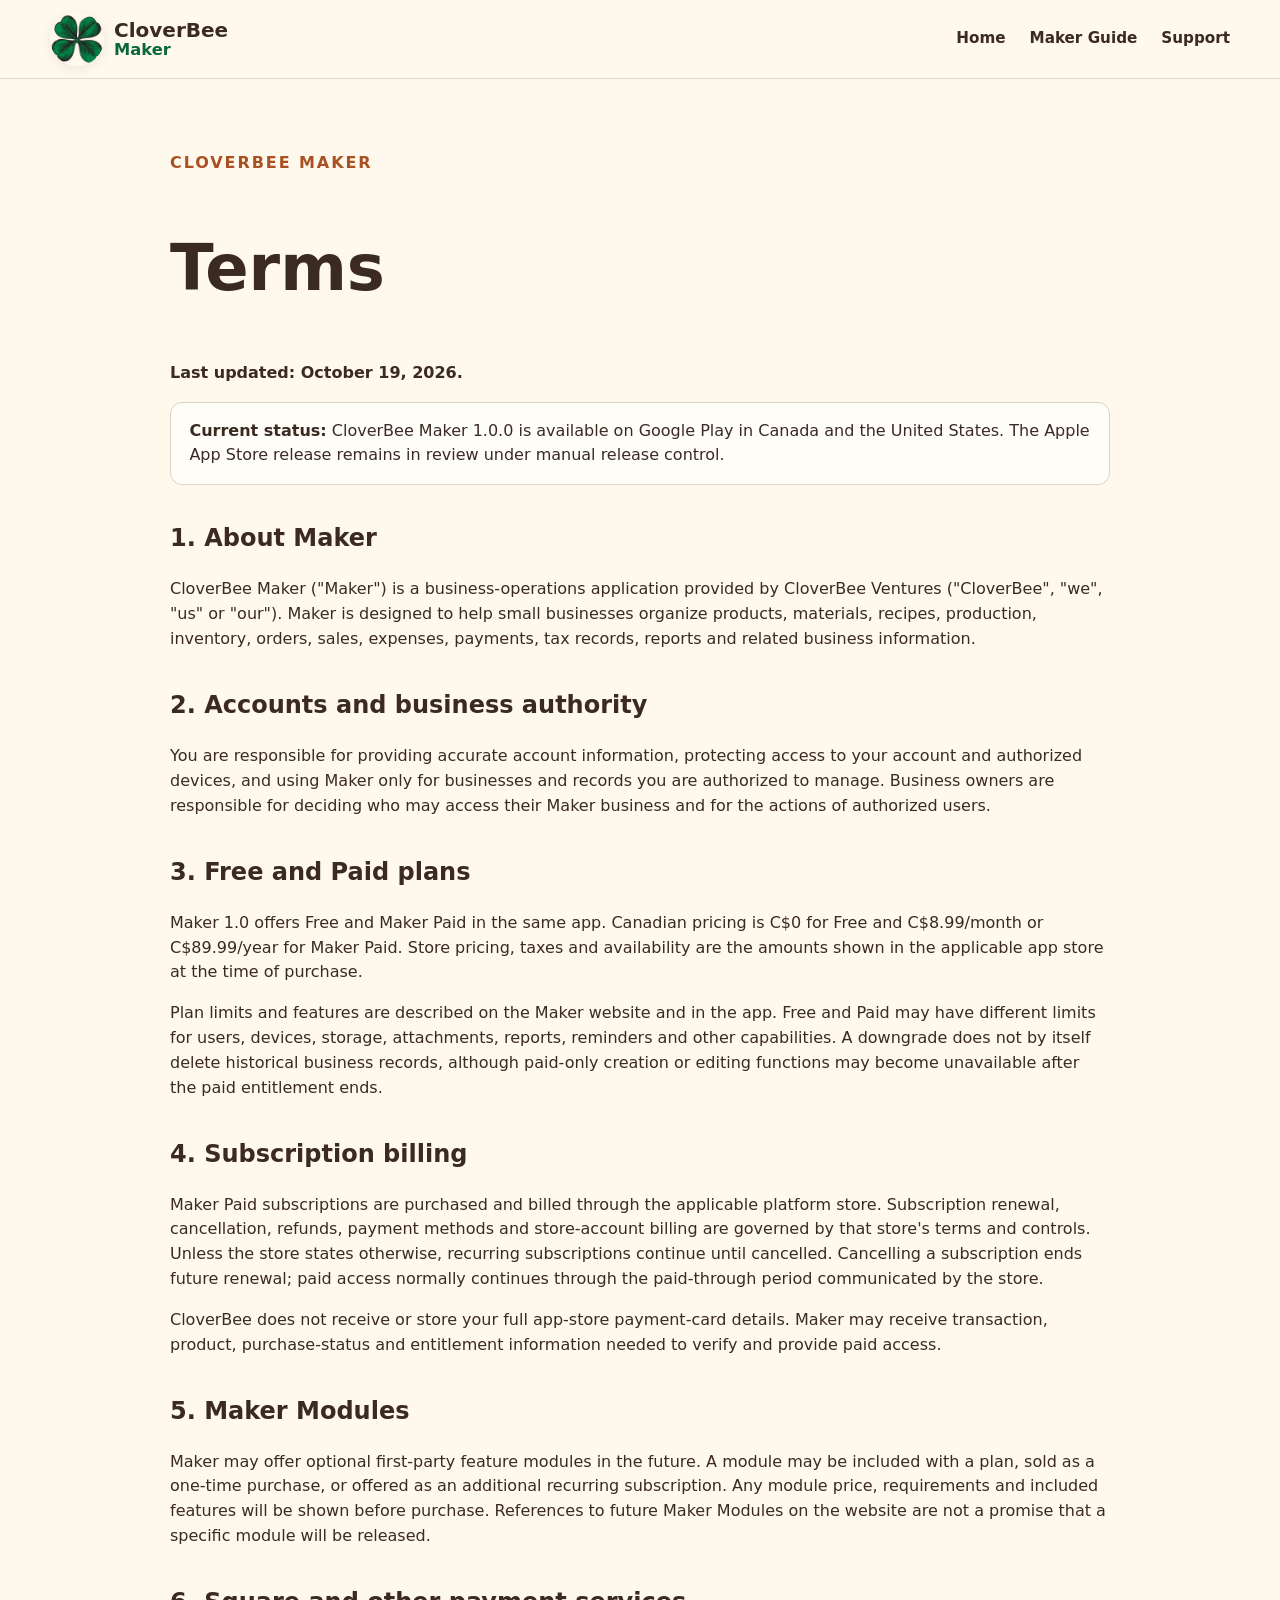
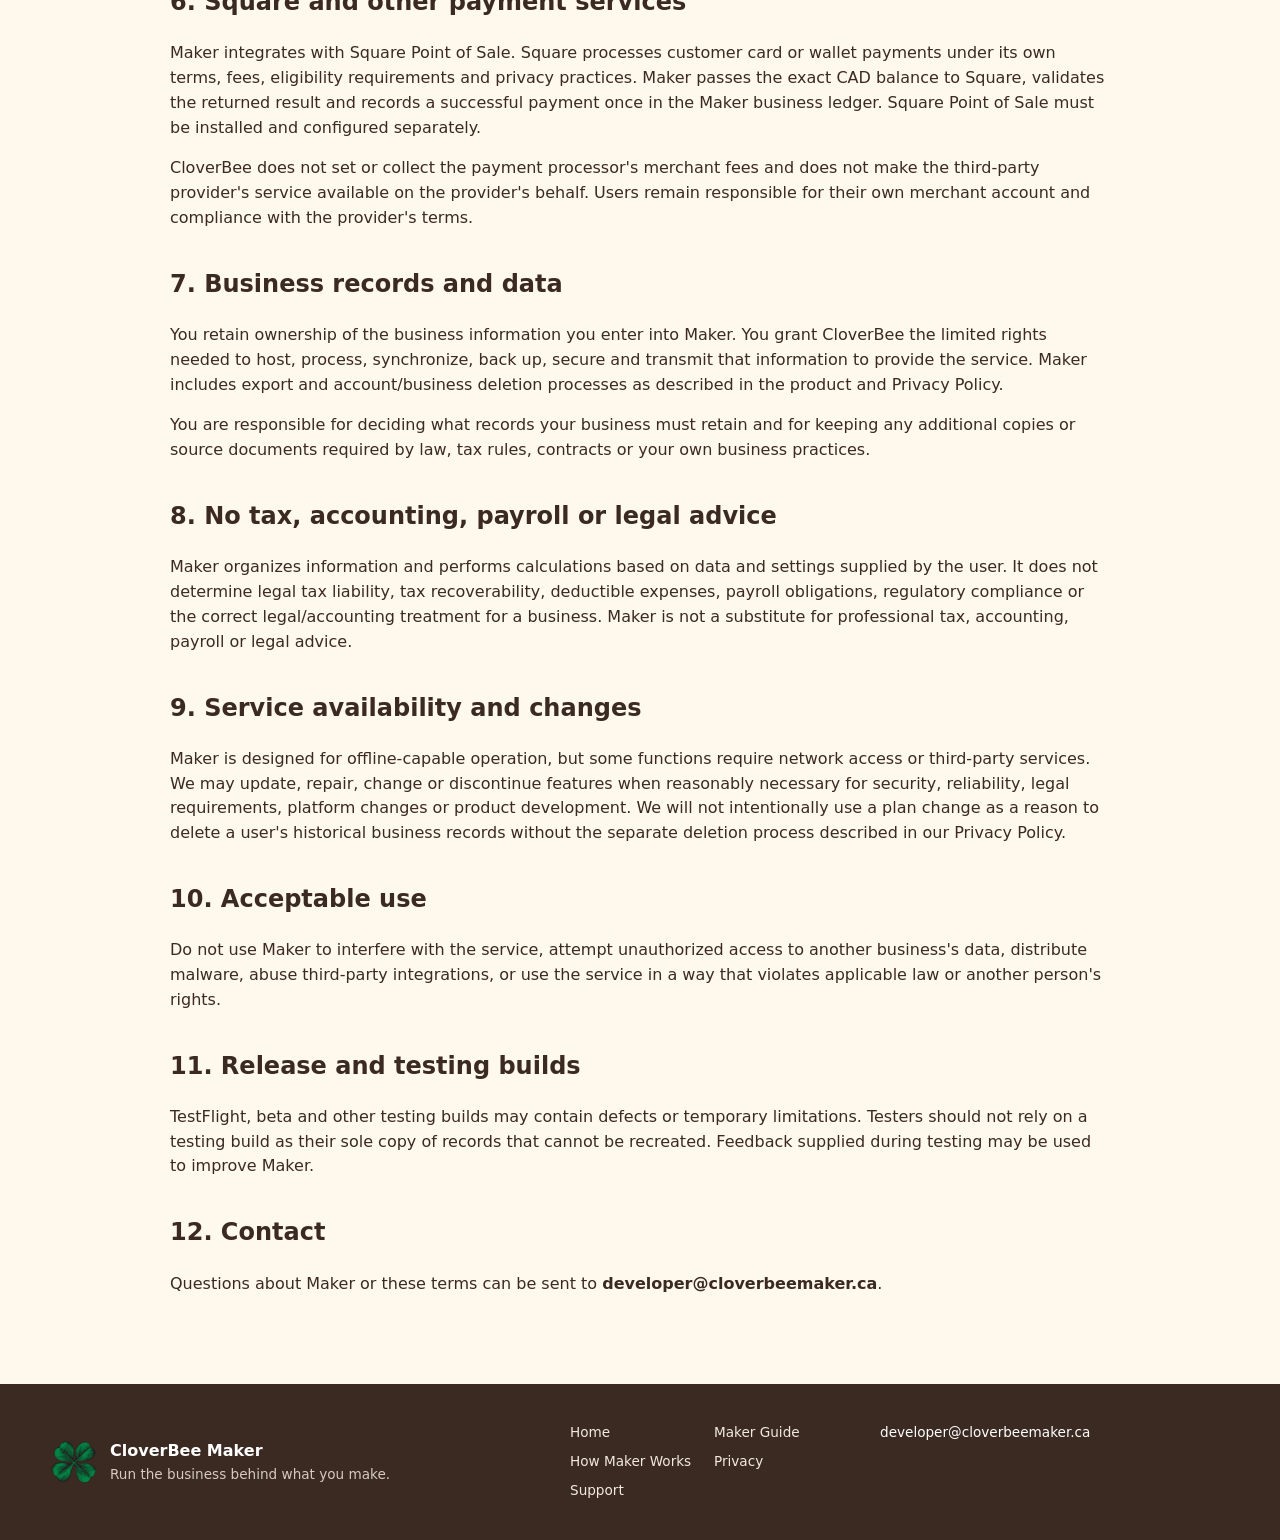
<file: terms.html>
<!doctype html>
<html lang="en-CA">
<head>
  <meta charset="utf-8">
  <meta name="viewport" content="width=device-width,initial-scale=1">
  <title>Terms | CloverBee Maker</title>
  <meta name="description" content="Terms for CloverBee Maker and the CloverBee Maker website.">
  <meta name="theme-color" content="#3B2A22">
  <link rel="icon" href="cloverbee-mark.png">
  <link rel="stylesheet" href="styles.css">
  <style>.legal{width:min(940px,calc(100% - 48px));max-width:none;margin:auto;padding:72px 0}.legal h1{font-size:clamp(2.7rem,5vw,4rem);color:var(--navy)}.legal h2{color:var(--navy);margin-top:2.2rem}.legal p,.legal li{font-size:1rem}.legal li{margin:.4rem 0}.legal .note{padding:1rem 1.15rem;border:1px solid var(--line);border-radius:12px;background:var(--paper)}@media(max-width:700px){.legal{width:min(100% - 32px,940px);padding:52px 0}}</style>
<link rel="canonical" href="https://cloverbeemaker.ca/terms.html"><meta property="og:title" content="Terms | CloverBee Maker"><meta property="og:type" content="website"><meta property="og:url" content="https://cloverbeemaker.ca/terms.html"><meta property="og:image" content="https://cloverbeemaker.ca/cloverbee-mark.png"></head>
<body>
<header class="site-header"><a class="brand" href="/"><img src="/cloverbee-mark.png" alt="" width="54" height="54"><span class="brand-text"><strong>CloverBee</strong><em>Maker</em></span></a><nav class="site-nav" style="display:flex"><a href="/">Home</a><a href="/guide/">Maker Guide</a><a href="/support.html">Support</a></nav></header>
<main class="section legal">
  <p class="eyebrow">CloverBee Maker</p>
  <h1>Terms</h1>
  <p><strong>Last updated: October 19, 2026.</strong></p>
  <div class="note"><strong>Current status:</strong> CloverBee Maker 1.0.0 is available on <a href="https://play.google.com/store/apps/details?id=ca.cloverbee.maker" target="_blank" rel="noopener noreferrer">Google Play</a> in Canada and the United States. The Apple App Store release remains in review under manual release control.</div>

  <h2>1. About Maker</h2>
  <p>CloverBee Maker ("Maker") is a business-operations application provided by CloverBee Ventures ("CloverBee", "we", "us" or "our"). Maker is designed to help small businesses organize products, materials, recipes, production, inventory, orders, sales, expenses, payments, tax records, reports and related business information.</p>

  <h2>2. Accounts and business authority</h2>
  <p>You are responsible for providing accurate account information, protecting access to your account and authorized devices, and using Maker only for businesses and records you are authorized to manage. Business owners are responsible for deciding who may access their Maker business and for the actions of authorized users.</p>

  <h2>3. Free and Paid plans</h2>
  <p>Maker 1.0 offers Free and Maker Paid in the same app. Canadian pricing is C$0 for Free and C$8.99/month or C$89.99/year for Maker Paid. Store pricing, taxes and availability are the amounts shown in the applicable app store at the time of purchase.</p>
  <p>Plan limits and features are described on the Maker website and in the app. Free and Paid may have different limits for users, devices, storage, attachments, reports, reminders and other capabilities. A downgrade does not by itself delete historical business records, although paid-only creation or editing functions may become unavailable after the paid entitlement ends.</p>

  <h2>4. Subscription billing</h2>
  <p>Maker Paid subscriptions are purchased and billed through the applicable platform store. Subscription renewal, cancellation, refunds, payment methods and store-account billing are governed by that store's terms and controls. Unless the store states otherwise, recurring subscriptions continue until cancelled. Cancelling a subscription ends future renewal; paid access normally continues through the paid-through period communicated by the store.</p>
  <p>CloverBee does not receive or store your full app-store payment-card details. Maker may receive transaction, product, purchase-status and entitlement information needed to verify and provide paid access.</p>

  <h2>5. Maker Modules</h2>
  <p>Maker may offer optional first-party feature modules in the future. A module may be included with a plan, sold as a one-time purchase, or offered as an additional recurring subscription. Any module price, requirements and included features will be shown before purchase. References to future Maker Modules on the website are not a promise that a specific module will be released.</p>

  <h2>6. Square and other payment services</h2>
  <p>Maker integrates with Square Point of Sale. Square processes customer card or wallet payments under its own terms, fees, eligibility requirements and privacy practices. Maker passes the exact CAD balance to Square, validates the returned result and records a successful payment once in the Maker business ledger. Square Point of Sale must be installed and configured separately.</p>
  <p>CloverBee does not set or collect the payment processor's merchant fees and does not make the third-party provider's service available on the provider's behalf. Users remain responsible for their own merchant account and compliance with the provider's terms.</p>

  <h2>7. Business records and data</h2>
  <p>You retain ownership of the business information you enter into Maker. You grant CloverBee the limited rights needed to host, process, synchronize, back up, secure and transmit that information to provide the service. Maker includes export and account/business deletion processes as described in the product and Privacy Policy.</p>
  <p>You are responsible for deciding what records your business must retain and for keeping any additional copies or source documents required by law, tax rules, contracts or your own business practices.</p>

  <h2>8. No tax, accounting, payroll or legal advice</h2>
  <p>Maker organizes information and performs calculations based on data and settings supplied by the user. It does not determine legal tax liability, tax recoverability, deductible expenses, payroll obligations, regulatory compliance or the correct legal/accounting treatment for a business. Maker is not a substitute for professional tax, accounting, payroll or legal advice.</p>

  <h2>9. Service availability and changes</h2>
  <p>Maker is designed for offline-capable operation, but some functions require network access or third-party services. We may update, repair, change or discontinue features when reasonably necessary for security, reliability, legal requirements, platform changes or product development. We will not intentionally use a plan change as a reason to delete a user's historical business records without the separate deletion process described in our Privacy Policy.</p>

  <h2>10. Acceptable use</h2>
  <p>Do not use Maker to interfere with the service, attempt unauthorized access to another business's data, distribute malware, abuse third-party integrations, or use the service in a way that violates applicable law or another person's rights.</p>

  <h2>11. Release and testing builds</h2>
  <p>TestFlight, beta and other testing builds may contain defects or temporary limitations. Testers should not rely on a testing build as their sole copy of records that cannot be recreated. Feedback supplied during testing may be used to improve Maker.</p>

  <h2>12. Contact</h2>
  <p>Questions about Maker or these terms can be sent to <a href="mailto:developer@cloverbeemaker.ca"><strong>developer@cloverbeemaker.ca</strong></a>.</p>
</main>
<footer class="site-footer"><div class="footer-brand"><img src="/cloverbee-mark.png" alt="" width="48" height="48"><div><strong>CloverBee Maker</strong><span>Run the business behind what you make.</span></div></div><nav><a href="/">Home</a><a href="/guide/">Maker Guide</a><a href="/how-maker-works/">How Maker Works</a><a href="/maker/privacy.html">Privacy</a><a href="/support.html">Support</a></nav><div class="footer-contact"><a href="mailto:developer@cloverbeemaker.ca">developer@cloverbeemaker.ca</a></div></footer>
</body></html>
</file>
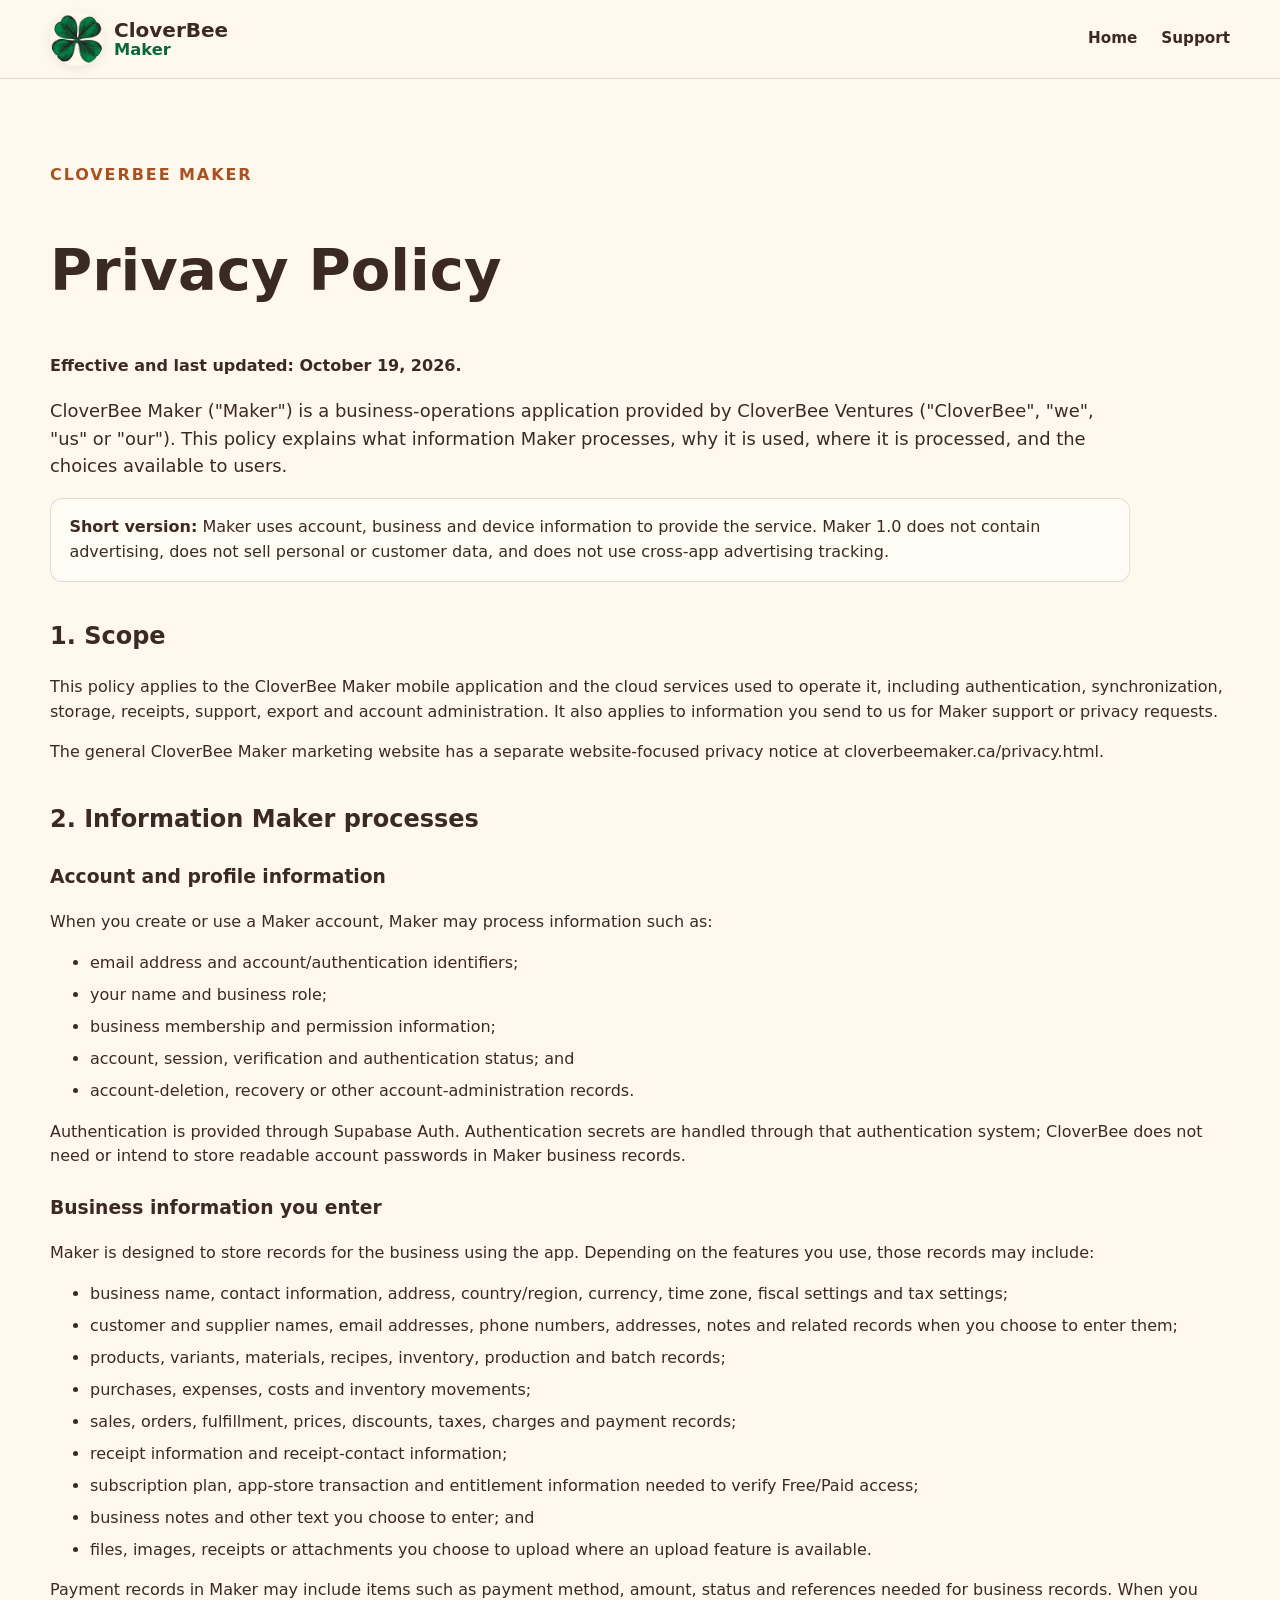
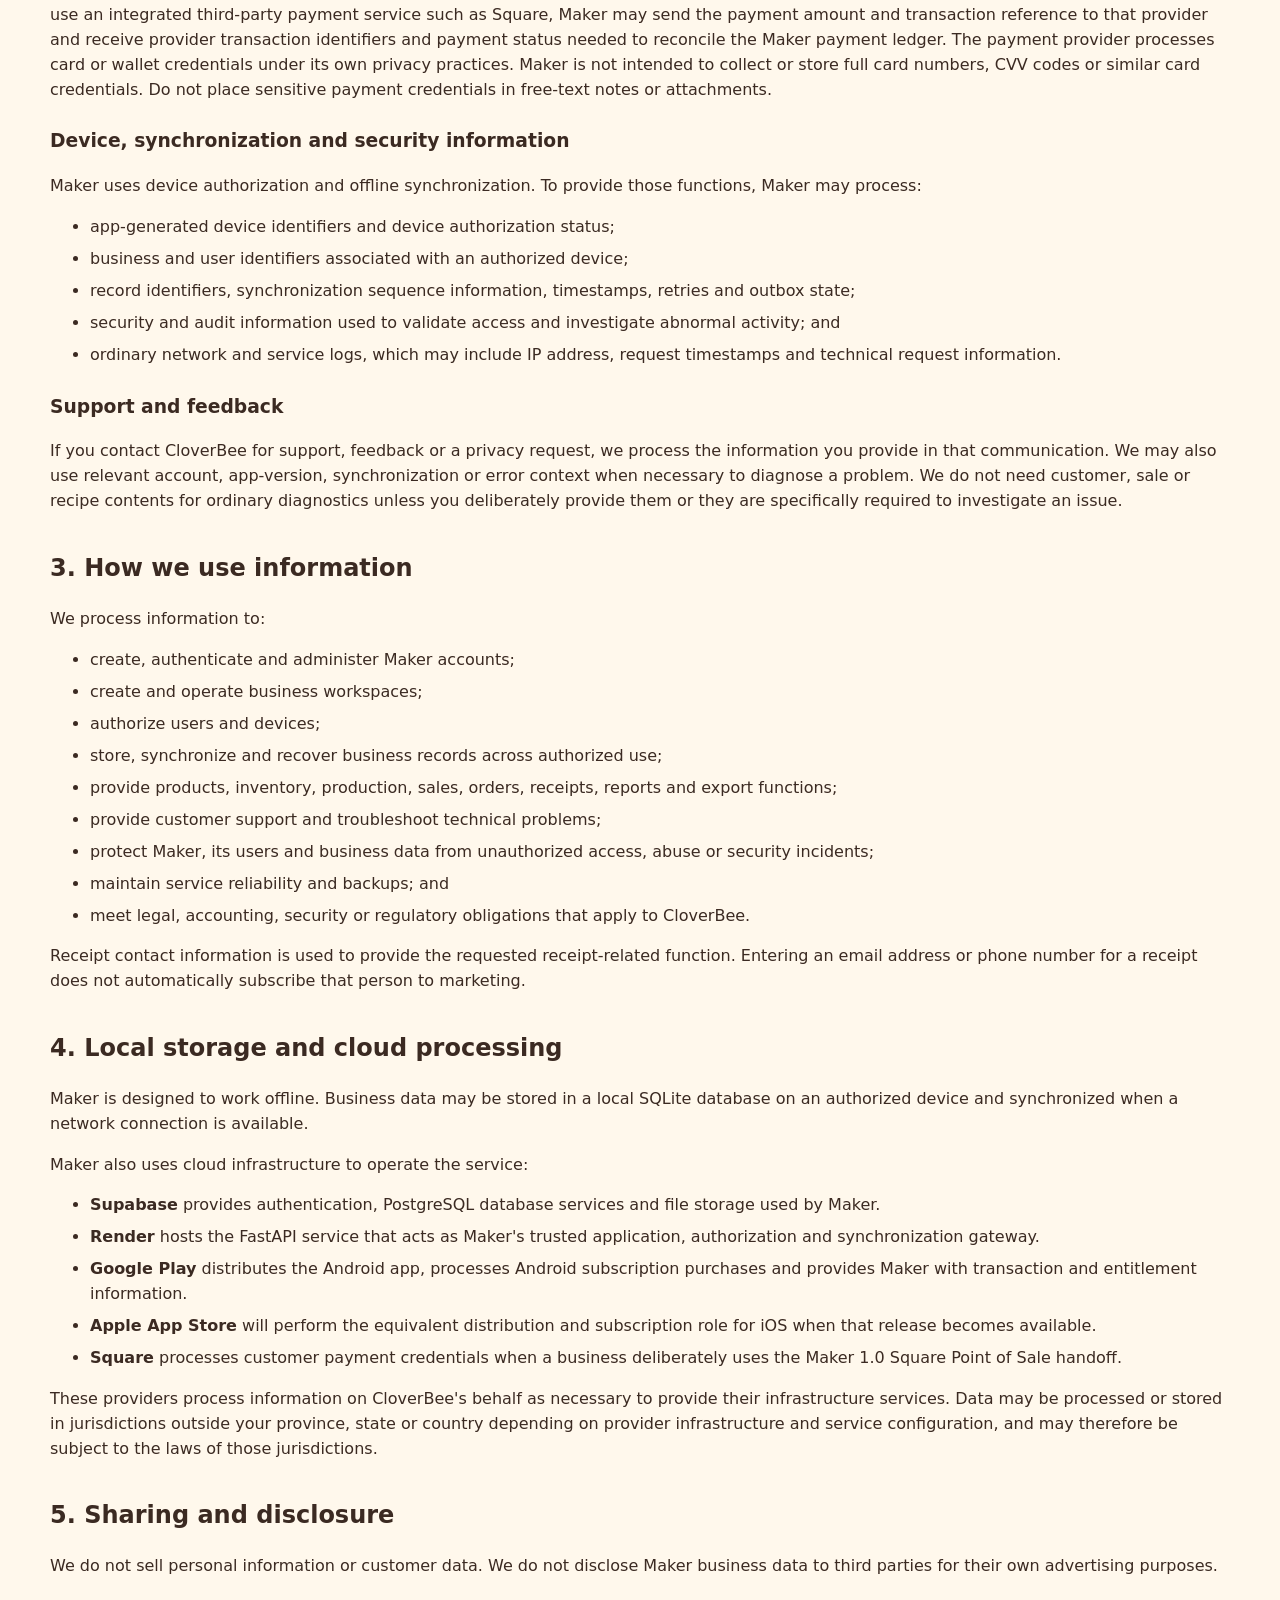
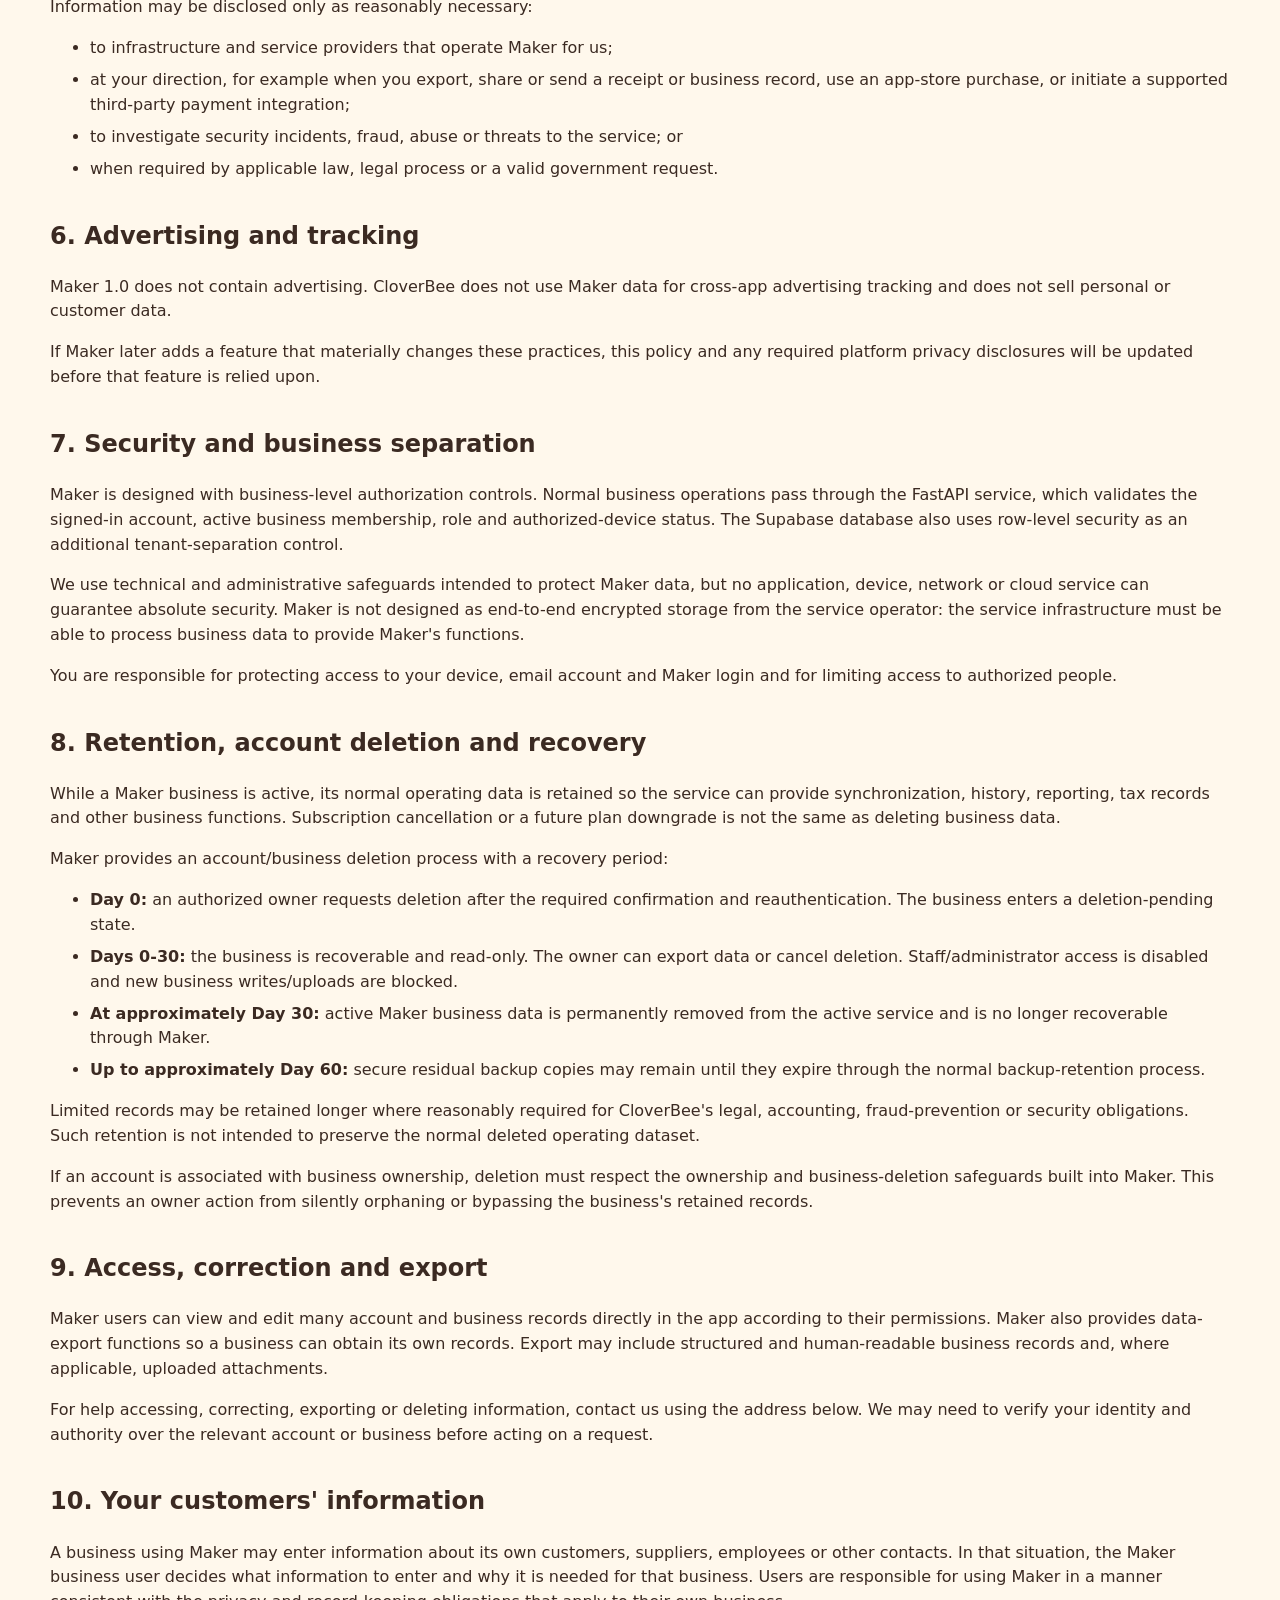
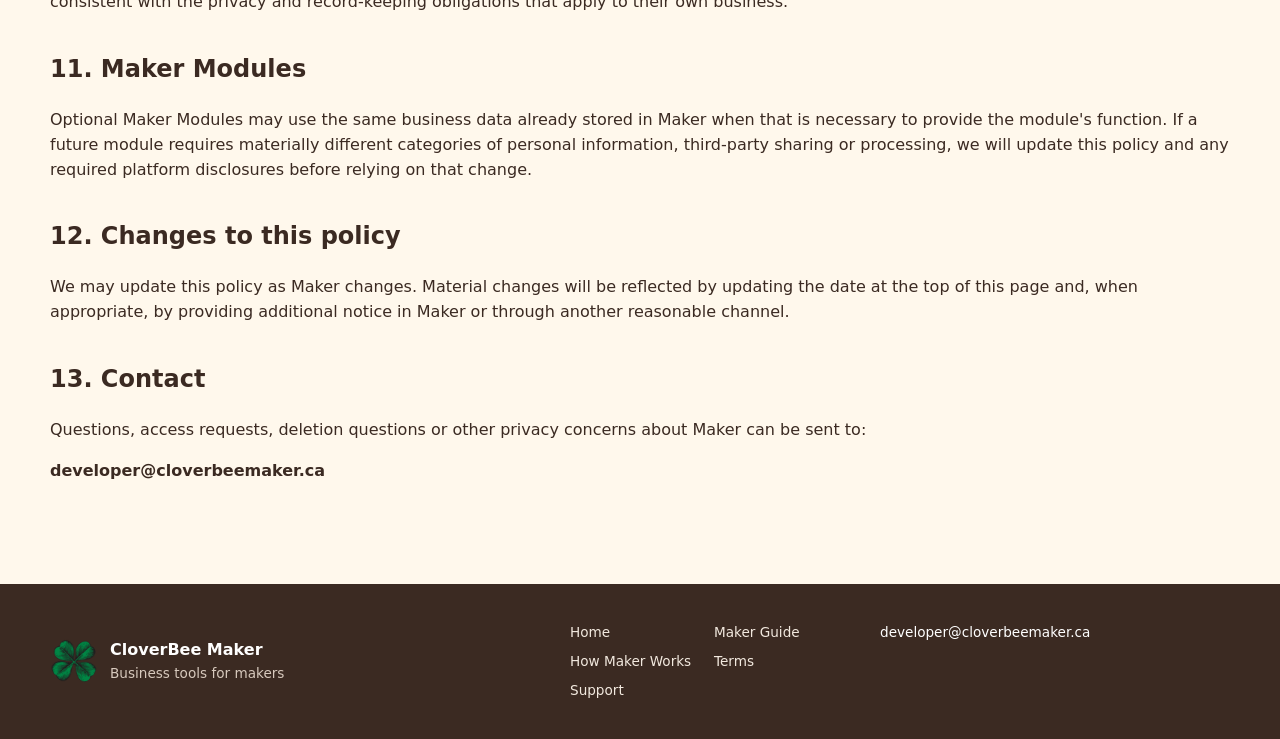
<file: maker/privacy.html>
<!doctype html>
<html lang="en-CA">
<head>
  <meta charset="utf-8">
  <meta name="viewport" content="width=device-width,initial-scale=1">
  <title>Privacy Policy | CloverBee Maker</title>
  <meta name="description" content="Privacy Policy for the CloverBee Maker mobile application and related services.">
  <link rel="canonical" href="https://cloverbeemaker.ca/maker/privacy.html">
  <link rel="icon" href="/cloverbee-mark.png">
  <link rel="stylesheet" href="/styles.css">
  <style>.legal{max-width:none;margin:0}.legal h1{font-size:clamp(2.5rem,5vw,3.6rem);color:var(--navy)}.legal h2{color:var(--navy);margin-top:2.25rem}.legal h3{color:var(--navy);margin-top:1.5rem}.legal p,.legal li{font-size:1rem}.legal li{margin:.45rem 0}.legal .summary{font-size:1.12rem;max-width:1080px}.legal .note{padding:1rem 1.15rem;border:1px solid rgba(0,0,0,.12);border-radius:12px;background:rgba(255,255,255,.55);max-width:1080px}@media(max-width:700px){.legal h1{font-size:2.45rem}}</style>
<meta property="og:title" content="Privacy Policy | CloverBee Maker"><meta property="og:type" content="website"><meta property="og:url" content="https://cloverbeemaker.ca/maker/privacy.html"><meta property="og:image" content="https://cloverbeemaker.ca/cloverbee-mark.png"></head>
<body>
<header class="site-header"><a class="brand" href="/"><img src="/cloverbee-mark.png" alt="" width="54" height="54"><span class="brand-text"><strong>CloverBee</strong><em>Maker</em></span></a><nav class="site-nav" style="display:flex"><a href="/">Home</a><a href="/support.html">Support</a></nav></header>
<main class="section legal">
<p class="eyebrow">CloverBee Maker</p><h1>Privacy Policy</h1><p><strong>Effective and last updated: October 19, 2026.</strong></p>
<p class="summary">CloverBee Maker ("Maker") is a business-operations application provided by CloverBee Ventures ("CloverBee", "we", "us" or "our"). This policy explains what information Maker processes, why it is used, where it is processed, and the choices available to users.</p>
<div class="note"><strong>Short version:</strong> Maker uses account, business and device information to provide the service. Maker 1.0 does not contain advertising, does not sell personal or customer data, and does not use cross-app advertising tracking.</div>
<h2>1. Scope</h2><p>This policy applies to the CloverBee Maker mobile application and the cloud services used to operate it, including authentication, synchronization, storage, receipts, support, export and account administration. It also applies to information you send to us for Maker support or privacy requests.</p><p>The general CloverBee Maker marketing website has a separate website-focused privacy notice at <a href="/privacy.html">cloverbeemaker.ca/privacy.html</a>.</p>
<h2>2. Information Maker processes</h2>
<h3>Account and profile information</h3><p>When you create or use a Maker account, Maker may process information such as:</p><ul><li>email address and account/authentication identifiers;</li><li>your name and business role;</li><li>business membership and permission information;</li><li>account, session, verification and authentication status; and</li><li>account-deletion, recovery or other account-administration records.</li></ul><p>Authentication is provided through Supabase Auth. Authentication secrets are handled through that authentication system; CloverBee does not need or intend to store readable account passwords in Maker business records.</p>
<h3>Business information you enter</h3><p>Maker is designed to store records for the business using the app. Depending on the features you use, those records may include:</p><ul><li>business name, contact information, address, country/region, currency, time zone, fiscal settings and tax settings;</li><li>customer and supplier names, email addresses, phone numbers, addresses, notes and related records when you choose to enter them;</li><li>products, variants, materials, recipes, inventory, production and batch records;</li><li>purchases, expenses, costs and inventory movements;</li><li>sales, orders, fulfillment, prices, discounts, taxes, charges and payment records;</li><li>receipt information and receipt-contact information;</li><li>subscription plan, app-store transaction and entitlement information needed to verify Free/Paid access;</li><li>business notes and other text you choose to enter; and</li><li>files, images, receipts or attachments you choose to upload where an upload feature is available.</li></ul><p>Payment records in Maker may include items such as payment method, amount, status and references needed for business records. When you use an integrated third-party payment service such as Square, Maker may send the payment amount and transaction reference to that provider and receive provider transaction identifiers and payment status needed to reconcile the Maker payment ledger. The payment provider processes card or wallet credentials under its own privacy practices. Maker is not intended to collect or store full card numbers, CVV codes or similar card credentials. Do not place sensitive payment credentials in free-text notes or attachments.</p>
<h3>Device, synchronization and security information</h3><p>Maker uses device authorization and offline synchronization. To provide those functions, Maker may process:</p><ul><li>app-generated device identifiers and device authorization status;</li><li>business and user identifiers associated with an authorized device;</li><li>record identifiers, synchronization sequence information, timestamps, retries and outbox state;</li><li>security and audit information used to validate access and investigate abnormal activity; and</li><li>ordinary network and service logs, which may include IP address, request timestamps and technical request information.</li></ul>
<h3>Support and feedback</h3><p>If you contact CloverBee for support, feedback or a privacy request, we process the information you provide in that communication. We may also use relevant account, app-version, synchronization or error context when necessary to diagnose a problem. We do not need customer, sale or recipe contents for ordinary diagnostics unless you deliberately provide them or they are specifically required to investigate an issue.</p>
<h2>3. How we use information</h2><p>We process information to:</p><ul><li>create, authenticate and administer Maker accounts;</li><li>create and operate business workspaces;</li><li>authorize users and devices;</li><li>store, synchronize and recover business records across authorized use;</li><li>provide products, inventory, production, sales, orders, receipts, reports and export functions;</li><li>provide customer support and troubleshoot technical problems;</li><li>protect Maker, its users and business data from unauthorized access, abuse or security incidents;</li><li>maintain service reliability and backups; and</li><li>meet legal, accounting, security or regulatory obligations that apply to CloverBee.</li></ul><p>Receipt contact information is used to provide the requested receipt-related function. Entering an email address or phone number for a receipt does not automatically subscribe that person to marketing.</p>
<h2>4. Local storage and cloud processing</h2><p>Maker is designed to work offline. Business data may be stored in a local SQLite database on an authorized device and synchronized when a network connection is available.</p><p>Maker also uses cloud infrastructure to operate the service:</p><ul><li><strong>Supabase</strong> provides authentication, PostgreSQL database services and file storage used by Maker.</li><li><strong>Render</strong> hosts the FastAPI service that acts as Maker's trusted application, authorization and synchronization gateway.</li><li><strong>Google Play</strong> distributes the Android app, processes Android subscription purchases and provides Maker with transaction and entitlement information.</li><li><strong>Apple App Store</strong> will perform the equivalent distribution and subscription role for iOS when that release becomes available.</li><li><strong>Square</strong> processes customer payment credentials when a business deliberately uses the Maker 1.0 Square Point of Sale handoff.</li></ul><p>These providers process information on CloverBee's behalf as necessary to provide their infrastructure services. Data may be processed or stored in jurisdictions outside your province, state or country depending on provider infrastructure and service configuration, and may therefore be subject to the laws of those jurisdictions.</p>
<h2>5. Sharing and disclosure</h2><p>We do not sell personal information or customer data. We do not disclose Maker business data to third parties for their own advertising purposes.</p><p>Information may be disclosed only as reasonably necessary:</p><ul><li>to infrastructure and service providers that operate Maker for us;</li><li>at your direction, for example when you export, share or send a receipt or business record, use an app-store purchase, or initiate a supported third-party payment integration;</li><li>to investigate security incidents, fraud, abuse or threats to the service; or</li><li>when required by applicable law, legal process or a valid government request.</li></ul>
<h2>6. Advertising and tracking</h2><p>Maker 1.0 does not contain advertising. CloverBee does not use Maker data for cross-app advertising tracking and does not sell personal or customer data.</p><p>If Maker later adds a feature that materially changes these practices, this policy and any required platform privacy disclosures will be updated before that feature is relied upon.</p>
<h2>7. Security and business separation</h2><p>Maker is designed with business-level authorization controls. Normal business operations pass through the FastAPI service, which validates the signed-in account, active business membership, role and authorized-device status. The Supabase database also uses row-level security as an additional tenant-separation control.</p><p>We use technical and administrative safeguards intended to protect Maker data, but no application, device, network or cloud service can guarantee absolute security. Maker is not designed as end-to-end encrypted storage from the service operator: the service infrastructure must be able to process business data to provide Maker's functions.</p><p>You are responsible for protecting access to your device, email account and Maker login and for limiting access to authorized people.</p>
<h2>8. Retention, account deletion and recovery</h2><p>While a Maker business is active, its normal operating data is retained so the service can provide synchronization, history, reporting, tax records and other business functions. Subscription cancellation or a future plan downgrade is not the same as deleting business data.</p><p>Maker provides an account/business deletion process with a recovery period:</p><ul><li><strong>Day 0:</strong> an authorized owner requests deletion after the required confirmation and reauthentication. The business enters a deletion-pending state.</li><li><strong>Days 0-30:</strong> the business is recoverable and read-only. The owner can export data or cancel deletion. Staff/administrator access is disabled and new business writes/uploads are blocked.</li><li><strong>At approximately Day 30:</strong> active Maker business data is permanently removed from the active service and is no longer recoverable through Maker.</li><li><strong>Up to approximately Day 60:</strong> secure residual backup copies may remain until they expire through the normal backup-retention process.</li></ul><p>Limited records may be retained longer where reasonably required for CloverBee's legal, accounting, fraud-prevention or security obligations. Such retention is not intended to preserve the normal deleted operating dataset.</p><p>If an account is associated with business ownership, deletion must respect the ownership and business-deletion safeguards built into Maker. This prevents an owner action from silently orphaning or bypassing the business's retained records.</p>
<h2>9. Access, correction and export</h2><p>Maker users can view and edit many account and business records directly in the app according to their permissions. Maker also provides data-export functions so a business can obtain its own records. Export may include structured and human-readable business records and, where applicable, uploaded attachments.</p><p>For help accessing, correcting, exporting or deleting information, contact us using the address below. We may need to verify your identity and authority over the relevant account or business before acting on a request.</p>
<h2>10. Your customers' information</h2><p>A business using Maker may enter information about its own customers, suppliers, employees or other contacts. In that situation, the Maker business user decides what information to enter and why it is needed for that business. Users are responsible for using Maker in a manner consistent with the privacy and record-keeping obligations that apply to their own business.</p>
<h2>11. Maker Modules</h2><p>Optional Maker Modules may use the same business data already stored in Maker when that is necessary to provide the module's function. If a future module requires materially different categories of personal information, third-party sharing or processing, we will update this policy and any required platform disclosures before relying on that change.</p>
<h2>12. Changes to this policy</h2><p>We may update this policy as Maker changes. Material changes will be reflected by updating the date at the top of this page and, when appropriate, by providing additional notice in Maker or through another reasonable channel.</p>
<h2>13. Contact</h2><p>Questions, access requests, deletion questions or other privacy concerns about Maker can be sent to:</p><p><a href="mailto:developer@cloverbeemaker.ca"><strong>developer@cloverbeemaker.ca</strong></a></p>
</main>
<footer class="site-footer"><div class="footer-brand"><img src="/cloverbee-mark.png" alt="" width="48" height="48"><div><strong>CloverBee Maker</strong><span>Business tools for makers</span></div></div><nav><a href="/">Home</a><a href="/guide/">Maker Guide</a><a href="/how-maker-works/">How Maker Works</a><a href="/terms.html">Terms</a><a href="/support.html">Support</a></nav><div class="footer-contact"><a href="mailto:developer@cloverbeemaker.ca">developer@cloverbeemaker.ca</a></div></footer>
</body></html>
</file>
<file: styles.css>
:root{
  --navy:#3B2A22;--navy-2:#5A4437;--ink:#3B2A22;--gold:#C96A2B;--gold-deep:#A95122;
  --cream:#FFF8EC;--paper:#FFFDF8;--green:#0A6739;--green-soft:#DDE9DF;--line:#DDD2C6;
  --muted:#6F625A;--shadow:0 20px 50px rgba(59,42,34,.12);--radius:22px;--max:1180px;
}
*{box-sizing:border-box}html{scroll-behavior:smooth}body{margin:0;font-family:Inter,ui-sans-serif,system-ui,-apple-system,"Segoe UI",sans-serif;color:var(--ink);background:#fff;line-height:1.55}img{max-width:100%;display:block}a{color:inherit;text-decoration:none}button,input{font:inherit}.site-header{position:sticky;top:0;z-index:50;display:flex;align-items:center;justify-content:space-between;gap:24px;padding:12px max(24px,calc((100vw - var(--max))/2));background:rgba(255,255,255,.94);backdrop-filter:blur(14px);border-bottom:1px solid rgba(220,229,234,.8)}.brand{display:flex;align-items:center;gap:10px}.brand img{border-radius:50%;box-shadow:0 3px 12px rgba(16,42,67,.08)}.brand-text{display:grid;line-height:1}.brand-text strong{font-size:1.25rem;color:var(--navy)}.brand-text em{font-family:inherit;font-size:1.02rem;color:var(--green);font-weight:800;font-style:normal;margin-left:0;margin-top:2px}.site-nav{display:flex;align-items:center;gap:24px;font-size:.95rem;font-weight:700;color:var(--navy)}.site-nav>a:not(.button):hover{color:var(--gold-deep)}.nav-toggle{display:none;border:1px solid var(--line);background:#fff;border-radius:10px;padding:8px 12px;color:var(--navy);font-weight:800}.button{display:inline-flex;align-items:center;justify-content:center;min-height:46px;padding:0 22px;border-radius:12px;background:linear-gradient(135deg,var(--gold),#D9793A);color:#2C1D17;font-weight:850;border:1px solid #A95122;box-shadow:0 7px 18px rgba(201,106,43,.20);transition:.18s transform,.18s box-shadow}.button:hover{transform:translateY(-1px);box-shadow:0 10px 22px rgba(201,106,43,.26)}.button-small{min-height:38px;padding:0 16px;border-radius:10px}.button-ghost,.button-outline{background:#fff;color:var(--navy);border-color:#b8c6d1;box-shadow:none}.hero{min-height:680px;display:grid;grid-template-columns:1.03fr .97fr;gap:44px;align-items:center;padding:78px max(24px,calc((100vw - var(--max))/2)) 70px;overflow:hidden;background:radial-gradient(circle at 80% 28%,rgba(201,106,43,.15),transparent 26%),linear-gradient(120deg,#FFFDF8 0%,#FFF8EC 52%,#EEF4ED 100%);position:relative}.hero:after{content:"";position:absolute;right:-80px;bottom:-110px;width:460px;height:260px;border-radius:50%;background:rgba(115,90,56,.08);transform:rotate(-9deg)}.eyebrow{text-transform:uppercase;letter-spacing:.12em;color:var(--gold-deep);font-weight:900;font-size:.76rem;margin:0 0 12px}.hero h1{font-size:clamp(3.5rem,7vw,6.4rem);line-height:.9;letter-spacing:-.055em;color:var(--navy);margin:0 0 22px;max-width:700px}.hero-kicker{font-weight:850;color:var(--navy);font-size:1.07rem}.hero-kicker span{color:var(--gold);padding:0 3px}.hero-lead{font-size:1.13rem;max-width:680px;color:#3a4f61}.hero-actions{display:flex;gap:12px;flex-wrap:wrap;margin-top:28px}.trust-strip{display:flex;gap:22px;flex-wrap:wrap;list-style:none;padding:0;margin:30px 0 0;font-size:.9rem;font-weight:800;color:#36536b}.trust-strip li:before,.large-checks li:before,.price-card li:before,.check-columns li:before{content:"✓";display:inline-grid;place-items:center;width:20px;height:20px;margin-right:8px;border-radius:50%;background:var(--green-soft);color:var(--green);font-weight:950}.hero-preview{position:relative;min-height:470px;z-index:1}.preview-label{position:absolute;right:14px;top:0;background:rgba(255,255,255,.82);border:1px solid var(--line);padding:6px 10px;border-radius:999px;font-size:.72rem;font-weight:850;color:var(--muted)}.device{background:#f8fbfd;border:10px solid #172535;box-shadow:var(--shadow)}.tablet{position:absolute;right:0;top:42px;width:88%;height:390px;border-radius:28px;padding:18px;transform:rotate(1.5deg)}.device-bar{display:flex;gap:5px}.device-bar span{width:7px;height:7px;border-radius:50%;background:#bcc8d2}.dashboard-head{display:flex;justify-content:space-between;align-items:center;margin:14px 0}.dashboard-head div:first-child{display:grid}.dashboard-head small{font-size:.67rem;color:var(--muted)}.dashboard-head strong{font-size:1.35rem;color:var(--navy)}.avatar{width:34px;height:34px;border-radius:50%;display:grid;place-items:center;background:var(--navy);color:#fff;font-size:.7rem}.metric-grid{display:grid;grid-template-columns:repeat(4,1fr);gap:8px}.metric-grid article{background:#fff;border:1px solid #e9eff3;border-radius:12px;padding:10px;display:grid}.metric-grid small{font-size:.58rem;color:var(--muted)}.metric-grid strong{font-size:1.1rem;color:var(--navy)}.metric-grid span{font-size:.56rem;color:#779}.chart-card{background:#fff;border:1px solid #e9eff3;border-radius:14px;padding:14px;margin-top:12px;height:170px}.chart-card>div:first-child{display:flex;justify-content:space-between;font-size:.75rem}.chart-card small{color:var(--muted)}.bars{height:116px;display:flex;align-items:end;gap:8px;padding:16px 8px 4px}.bars i{flex:1;background:linear-gradient(#5192c2,#1b5f94);border-radius:4px 4px 1px 1px}.bars i:nth-child(1){height:34%}.bars i:nth-child(2){height:48%}.bars i:nth-child(3){height:72%}.bars i:nth-child(4){height:62%}.bars i:nth-child(5){height:88%}.bars i:nth-child(6){height:70%}.bars i:nth-child(7){height:94%}.bars i:nth-child(8){height:82%}.phone{position:absolute;left:0;bottom:0;width:205px;height:372px;border-radius:34px;padding:18px 13px 12px;background:#fff;transform:rotate(-2deg)}.phone-notch{width:78px;height:18px;background:#172535;border-radius:0 0 12px 12px;margin:-18px auto 12px}.phone-title{font-weight:900;color:var(--navy);font-size:1.05rem}.phone-tabs{display:flex;gap:6px;font-size:.63rem;margin:11px 0}.phone-tabs>*{padding:5px 7px;border-radius:8px;background:#edf2f5}.phone-tabs b{background:var(--navy);color:#fff}.order-list{list-style:none;margin:0;padding:0}.order-list li{display:grid;grid-template-columns:44px 1fr auto;grid-template-areas:"id name status" "id date status";border-bottom:1px solid #edf1f4;padding:9px 0;gap:0 5px;font-size:.58rem}.order-list b{grid-area:id;color:var(--navy)}.order-list span{grid-area:name;font-weight:800}.order-list small{grid-area:date;color:var(--muted)}.order-list em{grid-area:status;align-self:center;font-style:normal;border-radius:999px;padding:3px 5px;font-weight:900}.paid{background:#dff5e5;color:#28733d}.reserved{background:#fff1c9;color:#8c6300}.due{background:#ffe0d3;color:#a34725}.section{padding:84px max(24px,calc((100vw - var(--max))/2))}.section-heading{max-width:760px;margin:0 auto 42px;text-align:center}.section-heading h2,.tax-copy h2,.payments-section h2,.mobile-copy h2,.final-cta h2{font-size:clamp(2rem,4vw,3.25rem);line-height:1.05;letter-spacing:-.035em;color:var(--navy);margin:0 0 16px}.section-heading p:last-child{color:var(--muted);font-size:1.05rem}.workflow-section{background:#fff}.workflow{display:grid;grid-template-columns:repeat(5,1fr);gap:14px}.workflow article{border:1px solid var(--line);border-radius:18px;padding:24px 18px;background:linear-gradient(180deg,#fff,#fbfcfd);box-shadow:0 8px 24px rgba(16,42,67,.05);position:relative}.workflow article:not(:last-child):after{content:"→";position:absolute;right:-13px;top:38px;color:var(--gold);font-weight:950;font-size:1.4rem;z-index:2}.step-icon{display:grid;place-items:center;width:44px;height:44px;border-radius:12px;background:#edf4f8;color:var(--navy);font-weight:950;font-size:.78rem}.workflow h3{color:var(--navy);margin:15px 0 6px}.workflow p{margin:0;color:var(--muted);font-size:.92rem}.tax-section{display:grid;grid-template-columns:.9fr 1.1fr;gap:64px;align-items:center;background:linear-gradient(115deg,#f5efe4,#eef8ed)}.tax-visual{min-height:330px;position:relative}.paper{position:absolute;width:190px;height:235px;background:#fff;border:1px solid #d7dde2;border-radius:5px;box-shadow:0 14px 30px rgba(44,53,61,.12);padding:24px;color:var(--navy)}.paper-one{left:5%;top:45px;transform:rotate(-8deg)}.paper-two{left:32%;top:25px;transform:rotate(-1deg)}.paper-three{left:58%;top:50px;transform:rotate(7deg)}.mini-bars{height:112px;display:flex;align-items:end;gap:8px;margin-top:35px;border-bottom:2px solid #dce5ea}.mini-bars i{flex:1;background:#6a9fbd}.mini-bars i:nth-child(1){height:36%}.mini-bars i:nth-child(2){height:65%}.mini-bars i:nth-child(3){height:50%}.mini-bars i:nth-child(4){height:82%}.calculator{position:absolute;right:1%;bottom:2%;background:#243644;color:#fff;border-radius:14px;padding:14px 18px;line-height:1.8;box-shadow:0 12px 30px rgba(16,42,67,.25);font-family:ui-monospace,monospace}.calculator strong{color:#ffda73}.tax-copy>p:not(.eyebrow):not(.fine-print){font-size:1.06rem}.check-columns{display:grid;grid-template-columns:1fr 1fr;gap:22px}.check-columns ul,.large-checks,.price-card ul{list-style:none;padding:0;margin:12px 0}.check-columns li,.large-checks li,.price-card li{margin:9px 0}.fine-print{font-size:.78rem!important;color:#6b7782}.differentiation{background:#fff}.feature-grid{display:grid;grid-template-columns:repeat(3,1fr);gap:18px}.feature-grid article{border:1px solid var(--line);border-radius:18px;padding:24px;background:#fff}.feature-symbol{display:inline-grid;place-items:center;min-width:42px;height:42px;padding:0 9px;border-radius:11px;background:#edf4f8;color:var(--navy);font-size:.72rem;font-weight:950}.feature-grid h3{color:var(--navy);margin:15px 0 6px}.feature-grid p{margin:0;color:var(--muted)}.payments-section{display:grid;grid-template-columns:1.15fr .85fr;gap:50px;align-items:center;background:linear-gradient(90deg,#fff7e8,#fbfcfe);border-top:1px solid #f1e4c9;border-bottom:1px solid #f1e4c9}.payment-badges{display:grid;grid-template-columns:1fr 1fr;gap:12px}.payment-badges span{display:grid;place-items:center;min-height:64px;border:1px solid #e3d9c9;background:#fff;border-radius:14px;color:var(--navy);font-weight:850;text-align:center;padding:10px}.mobile-section{display:grid;grid-template-columns:.8fr 1.2fr;gap:54px;align-items:center;background:#fff}.large-checks li{font-weight:720}.screen-row{display:flex;gap:16px;align-items:end;justify-content:center}.mini-phone{width:170px;min-height:330px;border:8px solid #172535;border-radius:26px;background:#f8fbfd;padding:22px 10px 12px;box-shadow:0 14px 30px rgba(16,42,67,.12);display:flex;flex-direction:column;gap:9px}.mini-phone:nth-child(2){transform:translateY(-20px)}.mini-phone b{color:var(--navy);border-bottom:1px solid var(--line);padding-bottom:9px}.mini-phone span,.mini-phone small{display:flex;justify-content:space-between;border-bottom:1px solid #e9eff3;padding:8px 4px;font-size:.75rem}.mini-phone i{font-style:normal;color:var(--green);font-weight:900}.pricing-section{background:linear-gradient(180deg,#f7fafc,#fff)}.pricing-heading{margin-bottom:34px}.pricing-cards{max-width:850px;margin:0 auto;display:grid;grid-template-columns:1fr 1fr;gap:22px;align-items:stretch}.price-card{position:relative;border:1px solid var(--line);background:#fff;border-radius:20px;padding:30px;box-shadow:0 10px 28px rgba(16,42,67,.06);display:flex;flex-direction:column}.price-card.featured{border:2px solid var(--gold);box-shadow:0 16px 40px rgba(227,161,26,.12)}.popular{position:absolute;top:-14px;right:22px;background:var(--gold);color:#15293b;padding:6px 12px;border-radius:999px;font-size:.72rem;font-weight:950}.plan-name{font-size:1.2rem;color:var(--navy);font-weight:900;margin:0}.price-card h3{font-size:2.6rem;color:var(--navy);margin:0}.price-card h3 small{font-size:.85rem;color:var(--muted)}.price-card>div>p:last-child{color:var(--muted);margin-top:3px}.price-card ul{flex:1}.price-card li{font-size:.92rem}.comparison-wrap{max-width:900px;margin:50px auto 0;overflow:auto;border:1px solid var(--line);border-radius:16px;background:#fff}.comparison-table{width:100%;border-collapse:collapse;min-width:650px}.comparison-table th,.comparison-table td{padding:14px 18px;text-align:left;border-bottom:1px solid #edf1f4}.comparison-table th{background:#f2f6f8;color:var(--navy);font-size:.85rem}.comparison-table th:not(:first-child),.comparison-table td:not(:first-child){text-align:center}.comparison-table tr:last-child td{border-bottom:none}.future-note{max-width:820px;margin:24px auto 0;text-align:center;color:var(--muted);font-size:.9rem}.final-cta{display:flex;align-items:center;justify-content:space-between;gap:38px;background:var(--navy);color:#fff}.final-cta h2{color:#fff;max-width:760px}.final-cta p:not(.eyebrow){max-width:780px;color:#dbe7ef}.site-footer{display:grid;grid-template-columns:1.4fr .8fr 1fr;gap:30px;padding:38px max(24px,calc((100vw - var(--max))/2));background:#081c2c;color:#d9e5ed;font-size:.85rem}.footer-brand{display:flex;gap:12px;align-items:center}.footer-brand img{border-radius:50%}.footer-brand div{display:grid}.footer-brand strong{color:#fff;font-size:1rem}.footer-brand span{color:#b8c8d4}.site-footer nav{display:grid;grid-template-columns:1fr 1fr;gap:8px}.site-footer a:hover{color:#fff}.footer-contact{display:grid;align-content:start;gap:8px}.footer-contact a{color:#fff}.footer-contact span{color:#9eb2c1}
@media(max-width:980px){.site-nav{display:none;position:absolute;top:70px;left:16px;right:16px;background:#fff;border:1px solid var(--line);border-radius:16px;padding:18px;box-shadow:var(--shadow);flex-direction:column;align-items:stretch}.site-nav.open{display:flex}.nav-toggle{display:block}.hero{grid-template-columns:1fr;padding-top:58px}.hero-preview{min-height:500px;max-width:680px;width:100%;margin:0 auto}.workflow{grid-template-columns:1fr 1fr}.workflow article:after{display:none}.tax-section,.payments-section,.mobile-section{grid-template-columns:1fr}.tax-visual{max-width:650px;width:100%;margin:0 auto}.feature-grid{grid-template-columns:1fr 1fr}.site-footer{grid-template-columns:1fr 1fr}.footer-contact{grid-column:1/-1}.screen-row{justify-content:flex-start;overflow:auto;padding:20px 0}.mini-phone{flex:0 0 170px}}
@media(max-width:650px){.site-header{padding:10px 16px}.brand img{width:44px;height:44px}.brand-text strong{font-size:1.08rem}.brand-text em{font-size:1rem}.hero{padding:46px 20px 54px}.hero h1{font-size:3.6rem}.hero-preview{min-height:390px}.tablet{width:92%;height:300px;border-width:7px;padding:10px}.phone{width:158px;height:292px;border-width:7px;padding:13px 9px}.phone-notch{width:62px;height:14px;margin:-13px auto 8px}.metric-grid{grid-template-columns:1fr 1fr}.metric-grid article:nth-child(n+3){display:none}.chart-card{height:130px}.bars{height:80px}.order-list li{padding:6px 0}.workflow,.feature-grid,.pricing-cards,.check-columns,.payment-badges{grid-template-columns:1fr}.section{padding:64px 20px}.tax-visual{min-height:280px;transform:scale(.82);transform-origin:center}.paper{width:170px;height:210px}.paper-one{left:-5%}.paper-two{left:25%}.paper-three{left:54%}.final-cta{align-items:flex-start;flex-direction:column}.site-footer{grid-template-columns:1fr}.site-footer nav{grid-template-columns:repeat(3,1fr)}.footer-contact{grid-column:auto}.comparison-wrap{margin-left:-4px;margin-right:-4px}}


/* 2026-09-10 launch-site alignment */
body{background:var(--cream)}
.site-header{background:rgba(255,248,236,.95);border-bottom-color:rgba(221,210,198,.9)}
.site-nav>a:not(.button):hover{color:var(--green)}
.button-ghost,.button-outline{background:var(--cream);color:var(--navy);border-color:#BFAF9E}
.workflow-section,.differentiation,.mobile-section{background:var(--cream)}
.workflow article,.feature-grid article,.price-card,.comparison-wrap,.payment-badges span{background:var(--paper)}
.tax-section{background:linear-gradient(115deg,#FFF1E5,#E7F0E8)}
.payments-section{background:linear-gradient(90deg,#FFF2E9,#F2F6EF);border-color:#E8D7C8}
.pricing-section{background:linear-gradient(180deg,#EEF4ED,#FFF8EC)}
.price-card.featured{border-color:var(--gold);box-shadow:0 16px 40px rgba(201,106,43,.13)}
.popular{background:var(--gold);color:#2C1D17}
.final-cta,.site-footer{background:var(--navy)}
.site-footer{color:#F2E9DF}.site-footer span{color:#D7C9BD}.site-footer a:hover{color:#fff}
.hero-lead,.section-heading p:last-child,.workflow p,.feature-grid p,.future-note{color:var(--muted)}
.mini-bars i{background:var(--green)}
.calculator{background:var(--navy)}.calculator strong{color:#FFD7B8}

.guide-promo{display:grid;grid-template-columns:1fr 1fr;gap:22px;background:var(--green-soft)}
.support-card{border:1px solid var(--line);border-radius:20px;padding:30px;background:var(--paper);box-shadow:0 10px 28px rgba(59,42,34,.06)}
.support-card h2,.modules-teaser h2,.guide-hero h1,.guide-grid h3,.logic-card h2,.logic-card h3{color:var(--navy)}
.support-card h2{font-size:2rem;margin:.2rem 0 .65rem}.support-card p:not(.eyebrow){color:var(--muted)}
.modules-teaser{display:grid;grid-template-columns:1fr auto;gap:32px;align-items:center;background:linear-gradient(110deg,#FFF0E5,#DDE9DF)}
.modules-teaser h2{font-size:clamp(2rem,4vw,3.1rem);line-height:1.05;letter-spacing:-.03em;margin:0 0 12px}
.modules-teaser p:not(.eyebrow){max-width:760px}
.module-mark{width:110px;height:110px;border-radius:28px;display:grid;place-items:center;background:var(--navy);color:var(--cream);font-size:4rem;font-weight:500;box-shadow:var(--shadow)}
.annual-price{margin:-2px 0 8px!important;color:var(--green)!important;font-weight:800}
.comparison-group td{background:#E7F0E8!important;color:var(--navy);font-size:.78rem;font-weight:900;text-transform:uppercase;letter-spacing:.08em;text-align:left!important}
.comparison-table td:first-child{font-weight:650}

.guide-hero{padding-bottom:54px;background:linear-gradient(120deg,#FFF8EC,#E7F0E8)}
.guide-hero h1{font-size:clamp(3rem,7vw,5.5rem);line-height:.95;letter-spacing:-.05em;margin:0 0 20px}
.guide-lead{max-width:850px;font-size:1.18rem;color:var(--muted)}
.guide-note{max-width:950px;margin-top:28px;padding:16px 18px;border-left:4px solid var(--gold);background:var(--paper);border-radius:0 12px 12px 0}
.guide-note a{color:var(--green);font-weight:800;text-decoration:underline;text-underline-offset:3px}
.guide-section{background:var(--cream)}.alt-surface{background:var(--green-soft)}
.guide-grid{display:grid;grid-template-columns:repeat(3,1fr);gap:18px}
.guide-grid article{border:1px solid var(--line);border-radius:18px;padding:24px;background:var(--paper)}
.guide-grid h3{margin:12px 0 7px}.guide-grid p{color:var(--muted);margin:.5rem 0}.guide-grid strong{color:var(--navy)}
.guide-tag{display:inline-flex;align-items:center;padding:5px 9px;border-radius:999px;background:#F4E1D4;color:#7D3D1E;font-size:.68rem;font-weight:900;text-transform:uppercase;letter-spacing:.07em}

.logic-index{padding-top:28px;padding-bottom:28px}
.logic-links{display:flex;flex-wrap:wrap;gap:10px;justify-content:center}
.logic-links a{padding:9px 13px;border-radius:999px;background:var(--paper);border:1px solid var(--line);font-weight:750;color:var(--navy)}
.logic-links a:hover{border-color:var(--green);color:var(--green)}
.logic-articles{display:grid;gap:22px;background:var(--cream)}
.logic-card{max-width:960px;width:100%;margin:0 auto;border:1px solid var(--line);border-radius:20px;padding:30px;background:var(--paper);box-shadow:0 8px 24px rgba(59,42,34,.05);scroll-margin-top:95px}
.logic-card h2{font-size:clamp(1.8rem,3vw,2.5rem);margin:10px 0 14px}.logic-card h3{margin:1.4rem 0 .35rem}.logic-card p{color:#5D5048}
.formula{margin:18px 0;padding:15px 18px;border-radius:12px;background:#E7F0E8;border:1px solid #C9DCCB;color:var(--navy);font-weight:850}

@media(max-width:980px){
  .guide-promo{grid-template-columns:1fr}
  .guide-grid{grid-template-columns:1fr 1fr}
}
@media(max-width:650px){
  .guide-grid{grid-template-columns:1fr}
  .modules-teaser{grid-template-columns:1fr}.module-mark{width:80px;height:80px;font-size:3rem}
  .guide-hero h1{font-size:3.5rem}
}

/* Maker Modules teaser illustration */
.module-graphic{position:relative;width:300px;height:230px;flex:0 0 300px}
.module-core{position:absolute;left:50%;top:50%;width:92px;height:92px;transform:translate(-50%,-50%);border-radius:26px;background:var(--paper);border:1px solid var(--line);box-shadow:0 16px 32px rgba(59,42,34,.16);display:grid;place-items:center;z-index:4}
.module-core img{width:58px;height:58px;object-fit:contain}
.module-core b{position:absolute;right:-9px;bottom:-9px;width:34px;height:34px;border-radius:50%;display:grid;place-items:center;background:var(--gold);color:#2C1D17;border:3px solid var(--cream);font-size:1.5rem;line-height:1}
.module-tile{position:absolute;width:64px;height:64px;border-radius:18px;background:var(--paper);border:1px solid var(--line);box-shadow:0 10px 22px rgba(59,42,34,.12);display:grid;place-items:center;z-index:3}
.module-tile-top{left:119px;top:2px;transform:rotate(4deg)}
.module-tile-right{right:4px;top:86px;transform:rotate(8deg)}
.module-tile-bottom{left:119px;bottom:0;transform:rotate(-5deg)}
.module-tile-left{left:2px;top:86px;transform:rotate(-8deg)}
.module-orbit{position:absolute;inset:34px 42px;border:3px solid rgba(10,103,57,.45);border-radius:50%;transform:rotate(-8deg)}
.module-orbit-b{inset:52px 24px;border-color:rgba(201,106,43,.35);transform:rotate(18deg)}
.module-orbit i{position:absolute;width:10px;height:10px;border-radius:50%;background:var(--green)}
.module-orbit-a i:nth-child(1){left:9%;top:9%}.module-orbit-a i:nth-child(2){right:2%;bottom:30%}.module-orbit-a i:nth-child(3){left:38%;bottom:-6px}
.module-orbit-b i{background:var(--gold)}.module-orbit-b i:nth-child(1){right:20%;top:-6px}.module-orbit-b i:nth-child(2){left:10%;bottom:14%}
.module-mini-grid{display:grid;grid-template-columns:repeat(2,13px);gap:5px}.module-mini-grid i{width:13px;height:13px;border-radius:4px;background:#DDE9DF}.module-mini-grid i:nth-child(3){background:var(--gold)}
.module-mini-bars{height:32px;display:flex;align-items:flex-end;gap:5px}.module-mini-bars i{display:block;width:8px;border-radius:4px;background:var(--green)}.module-mini-bars i:nth-child(1){height:14px}.module-mini-bars i:nth-child(2){height:24px}.module-mini-bars i:nth-child(3){height:32px;background:var(--gold)}
.module-mini-box{width:30px;height:25px;border:3px solid var(--navy);border-radius:5px;position:relative}.module-mini-box:before{content:"";position:absolute;left:5px;right:5px;top:-3px;border-top:3px solid var(--gold);transform:rotate(18deg);transform-origin:left}
.module-mini-clock{width:34px;height:34px;border:3px solid var(--green);border-radius:50%;position:relative}.module-mini-clock:before{content:"";position:absolute;width:3px;height:11px;background:var(--navy);left:14px;top:6px;border-radius:2px}.module-mini-clock:after{content:"";position:absolute;width:10px;height:3px;background:var(--navy);left:14px;top:16px;border-radius:2px;transform:rotate(30deg);transform-origin:left center}
.module-spark{position:absolute;width:9px;height:22px;border-radius:999px;background:var(--gold);z-index:2}.spark-a{right:35px;top:25px;transform:rotate(48deg)}.spark-b{left:34px;bottom:24px;transform:rotate(-55deg)}.spark-c{right:46px;bottom:18px;transform:rotate(22deg);background:var(--green)}
@media(max-width:650px){.module-graphic{width:260px;height:200px;flex-basis:260px;margin:0 auto}.module-tile-top,.module-tile-bottom{left:99px}.module-core{width:82px;height:82px}.module-core img{width:52px}}


/* Compact Resources navigation */
.nav-dropdown{position:relative}
.nav-dropdown-toggle{appearance:none;border:0;background:transparent;color:var(--navy);font:inherit;font-weight:700;padding:8px 0;cursor:pointer}
.nav-dropdown-toggle:hover{color:var(--green)}
.nav-dropdown-toggle span{font-size:.72rem;margin-left:3px}
.nav-dropdown-menu{position:absolute;right:0;top:calc(100% + 10px);min-width:210px;padding:8px;background:var(--paper);border:1px solid var(--line);border-radius:14px;box-shadow:var(--shadow);display:none}
.nav-dropdown.open .nav-dropdown-menu{display:grid}
.nav-dropdown-menu a{padding:10px 12px;border-radius:9px;color:var(--navy);white-space:nowrap}
.nav-dropdown-menu a:hover{background:var(--green-soft);color:var(--green)}
@media(max-width:980px){
  .nav-dropdown{width:100%}
  .nav-dropdown-toggle{width:100%;text-align:left;padding:8px 0}
  .nav-dropdown-menu{position:static;display:none;box-shadow:none;border:0;border-left:3px solid var(--line);border-radius:0;background:transparent;margin:2px 0 4px 6px;padding:2px 0 2px 10px}
  .nav-dropdown.open .nav-dropdown-menu{display:grid}
  .nav-dropdown-menu a{padding:7px 8px}
}


/* Founder story */
.story-section{display:grid;grid-template-columns:.78fr 1.22fr;gap:58px;align-items:center;background:linear-gradient(115deg,#DDE9DF,#FFF8EC)}
.story-visual{min-height:300px;border:1px solid var(--line);border-radius:24px;background:var(--paper);box-shadow:var(--shadow);display:grid;place-items:center;padding:36px;text-align:center;position:relative;overflow:hidden}
.story-visual:before{content:"";position:absolute;width:280px;height:280px;border-radius:50%;background:rgba(10,103,57,.08);right:-90px;top:-110px}
.story-visual:after{content:"";position:absolute;width:190px;height:190px;border-radius:50%;background:rgba(201,106,43,.09);left:-70px;bottom:-85px}
.story-visual img{width:118px;height:118px;object-fit:contain;position:relative;z-index:1}
.story-visual p{position:relative;z-index:1;max-width:280px;margin:20px 0 0;color:var(--navy);font-weight:850;font-size:1.05rem}
.story-copy{max-width:720px}
.story-copy h2{font-size:clamp(2rem,4vw,3.25rem);line-height:1.05;letter-spacing:-.035em;color:var(--navy);margin:0 0 20px}
.story-copy p:not(.eyebrow){color:var(--muted);font-size:1.02rem;margin:0 0 14px}
.story-copy p:last-child{margin-bottom:0}
.story-copy strong{color:var(--navy)}
.story-copy a{color:var(--green);font-weight:750;text-decoration:underline;text-underline-offset:3px}.story-copy a:hover{color:var(--gold-deep)}
@media(max-width:980px){.story-section{grid-template-columns:1fr}.story-visual{min-height:240px}}
@media(max-width:650px){.story-section{gap:34px}.story-visual{min-height:210px;padding:28px}.story-visual img{width:92px;height:92px}}

.story-photo-link{padding:0;text-decoration:none;display:block;position:relative}
.story-photo-link:before,.story-photo-link:after{display:none}
.story-photo-link .story-origin-photo{width:100%;height:100%;min-height:300px;object-fit:cover;object-position:center 58%;display:block}
.story-photo-link span{position:absolute;left:20px;right:20px;bottom:20px;padding:12px 16px;border-radius:14px;background:rgba(255,248,236,.92);backdrop-filter:blur(8px);color:var(--navy);font-weight:850;text-align:center;box-shadow:0 10px 28px rgba(59,42,34,.16)}
.story-photo-link:hover span{color:var(--green)}
@media(max-width:980px){.story-photo-link .story-origin-photo{min-height:240px}}
@media(max-width:650px){.story-photo-link .story-origin-photo{min-height:210px}.story-photo-link span{left:14px;right:14px;bottom:14px}}

/* Illustrated Maker Guide */
.skip-link{position:fixed;left:12px;top:-80px;z-index:1000;background:var(--navy);color:#fff;padding:12px 16px;border-radius:8px}.skip-link:focus{top:12px}
.guide-status{max-width:950px;margin-top:20px;padding:14px 18px;border:1px solid #d2bd7e;border-radius:12px;background:#fff4cf;color:var(--navy)}
.guide-layout{max-width:1280px;margin:0 auto;padding:42px 32px 78px;display:grid;grid-template-columns:280px minmax(0,1fr);gap:34px;align-items:start}
.guide-toc{position:sticky;top:92px;max-height:calc(100vh - 116px);overflow:auto;border:1px solid var(--line);border-radius:18px;background:var(--paper);padding:20px;box-shadow:0 8px 24px rgba(59,42,34,.06)}
.guide-toc>strong{display:block;color:var(--navy);font-size:1.05rem;margin-bottom:10px}.guide-toc ol{margin:0;padding-left:1.45rem}.guide-toc li{margin:.5rem 0;color:var(--muted);font-size:.88rem}.guide-toc a{color:var(--navy);text-decoration:none}.guide-toc a:hover,.guide-toc a:focus{color:var(--green);text-decoration:underline;text-underline-offset:3px}
.guide-manual{display:grid;gap:28px}.manual-section{scroll-margin-top:92px;border:1px solid var(--line);border-radius:22px;background:var(--paper);padding:clamp(22px,4vw,40px);box-shadow:0 10px 28px rgba(59,42,34,.055)}
.manual-heading{display:flex;gap:16px;align-items:flex-start;margin-bottom:18px}.manual-heading>span{flex:0 0 48px;height:48px;display:grid;place-items:center;border-radius:14px;background:var(--navy);color:#fff;font-weight:950}.manual-heading .eyebrow{margin:0 0 3px}.manual-heading h2{margin:0;color:var(--navy);font-size:clamp(1.65rem,3.3vw,2.65rem);line-height:1.05;letter-spacing:-.025em}
.manual-section h3{color:var(--navy);margin:2rem 0 .6rem}.manual-section>p,.manual-section li,.manual-section details p{color:#5d5048}.task-steps{padding-left:1.4rem}.task-steps li{margin:.72rem 0;padding-left:.25rem}.task-steps li::marker{font-weight:900;color:var(--green)}
.after-save{border-left:4px solid var(--green);padding:12px 15px;background:var(--green-soft);border-radius:0 10px 10px 0}.mistake,.verification-gap{margin:18px 0;padding:14px 16px;border-radius:12px}.mistake{background:#fff0e5;border:1px solid #e8c7ae;color:#63351e}.verification-gap{background:#fff4cf;border:1px solid #d8c27d;color:#594817}.example-card{display:grid;gap:4px;margin:18px 0;padding:16px 18px;border-radius:14px;background:var(--navy);color:#fff}.example-card strong{color:#ffd7b8}.example-card span{color:#edf3f6}
.manual-shot{max-width:610px;margin:26px auto 8px}.shot-frame{position:relative;border:8px solid #172535;border-radius:28px;overflow:hidden;background:#f6f8f2;box-shadow:0 18px 40px rgba(16,42,67,.18)}.shot-frame img{display:block;width:100%;height:auto}.manual-shot figcaption{margin-top:9px;color:var(--muted);font-size:.78rem;line-height:1.45}.callout{position:absolute;width:34px;height:34px;display:grid;place-items:center;border:3px solid #fff;border-radius:50%;background:#c96a2b;color:#fff;font-weight:950;box-shadow:0 4px 12px rgba(59,42,34,.3)}
.c-account-fields{top:44%;right:5%}.c-account-create{top:64%;right:5%}.c-choice-invite{top:32%;right:5%}.c-choice-create{top:56%;right:5%}.c-home-sync{top:26%;right:8%}.c-home-nav{bottom:2%;left:47%}.c-settings-name{top:13%;right:4%}.c-settings-place{top:30%;right:4%}.c-tax-rules{top:31%;right:7%}.c-tax-add{bottom:4%;right:12%}.c-product-name{top:16%;right:5%}.c-product-save{top:52%;right:7%}.c-material-unit{top:35%;right:6%}.c-material-save{top:62%;right:6%}.c-recipe-product{top:14%;right:5%}.c-recipe-lines{top:33%;right:5%}.c-recipe-save{top:47%;right:7%}.c-receive-vendor{top:20%;right:5%}.c-receive-line{top:38%;right:8%}.c-make-qty{top:22%;right:5%}.c-make-warning{top:43%;right:5%}.c-make-record{top:58%;right:6%}.c-sell-products{top:24%;right:6%}.c-sell-payment{top:57%;right:6%}.c-team-email{top:25%;right:5%}.c-team-create{top:40%;right:5%}
.manual-section details{margin-top:20px;border-top:1px solid var(--line);padding-top:15px}.manual-section summary{cursor:pointer;color:var(--navy);font-weight:850}.action-list{padding-left:1.2rem}.action-list li{margin:1rem 0}.shot-pair{max-width:820px;display:grid;grid-template-columns:1fr 1fr;gap:18px}.shot-pair figcaption{grid-column:1/-1}.troubleshooting-grid{display:grid;grid-template-columns:1fr 1fr;gap:14px}.troubleshooting-grid article{border:1px solid var(--line);border-radius:14px;padding:18px;background:var(--cream)}.troubleshooting-grid h3{margin:0 0 6px}.troubleshooting-grid p{margin:0;color:var(--muted)}
.evidence-section{background:var(--green-soft)}.evidence-table-wrap{overflow:auto;border:1px solid var(--line);border-radius:14px;background:#fff}.evidence-table{width:100%;border-collapse:collapse;min-width:690px}.evidence-table th,.evidence-table td{text-align:left;padding:12px 14px;border-bottom:1px solid var(--line);vertical-align:top}.evidence-table th{background:#f1f5ef;color:var(--navy)}.evidence-table tr:last-child td{border-bottom:0}.status-pill{display:inline-block;padding:4px 8px;border-radius:999px;font-size:.72rem;font-weight:900}.status-pill.verified{background:#dceee0;color:#07542f}.status-pill.reused{background:#e2ecf4;color:#173f5d}.status-pill.pending{background:#fff0c5;color:#6b5000}
@media(max-width:980px){.guide-layout{grid-template-columns:minmax(0,1fr);padding:26px 20px 64px}.guide-manual,.guide-toc,.manual-section{min-width:0}.guide-toc{position:relative;top:auto;max-height:none}.guide-toc ol{columns:2;column-gap:32px}.manual-section{scroll-margin-top:80px}}
@media(max-width:650px){.guide-layout{padding:20px 14px 52px}.guide-toc ol{columns:1}.manual-section{border-radius:17px;padding:20px 16px}.manual-heading{gap:12px}.manual-heading>span{flex-basis:42px;height:42px}.manual-shot{max-width:440px}.shot-frame{border-width:5px;border-radius:22px}.callout{width:28px;height:28px;font-size:.8rem;border-width:2px}.shot-pair,.troubleshooting-grid{grid-template-columns:1fr}.shot-pair figcaption{grid-column:auto}.guide-status{font-size:.92rem}}
@media(prefers-reduced-motion:reduce){html:focus-within{scroll-behavior:auto!important}}
@media print{
  @page{size:letter;margin:.45in}
  .site-header,.site-footer,.skip-link,.final-cta{display:none!important}
  body{font-size:10pt;background:#fff}.section{padding:22px 26px}.guide-hero h1{font-size:38pt}.guide-hero{padding-bottom:22px}.guide-lead{font-size:11pt}
  .guide-layout{display:block;max-width:none;padding:18px 0}.guide-toc{position:static;max-height:none;box-shadow:none;margin:0 0 18px;padding:14px}.guide-toc ol{columns:2}
  .guide-manual{display:block}.manual-section{box-shadow:none;border-radius:10px;padding:18px;margin:0 0 16px;break-before:page}.manual-heading h2{font-size:21pt}.manual-heading>span{width:36px;height:36px;flex-basis:36px}.task-steps li{margin:.35rem 0}
  .manual-shot{max-width:245px;margin:14px auto 4px;break-inside:avoid}.shot-frame{border-width:3px;border-radius:12px;box-shadow:none}.shot-pair{max-width:460px;grid-template-columns:1fr 1fr}.callout{width:18px;height:18px;border-width:1px;font-size:7pt}.manual-shot figcaption{font-size:7.5pt}
  .mistake,.verification-gap,.after-save,.example-card{padding:9px 11px;margin:10px 0}.troubleshooting-grid{grid-template-columns:1fr 1fr}.evidence-table{min-width:0;font-size:8pt}.evidence-table th,.evidence-table td{padding:6px 8px}
}
</file>
<file: beta-support.css>
.form-page{width:min(860px,calc(100% - 48px));max-width:none;margin:0 auto;padding:72px 0}.form-page h1{font-size:clamp(2.5rem,7vw,4.6rem);line-height:1;color:var(--navy);margin:.25em 0}.form-card{border:1px solid var(--line);border-radius:20px;padding:28px;background:#fff;box-shadow:var(--shadow);margin-top:24px}.form-grid{display:grid;grid-template-columns:1fr 1fr;gap:18px}.form-field{display:grid;gap:7px}.form-field.full{grid-column:1/-1}.form-field label{font-weight:800;color:var(--navy)}.form-field input,.form-field select,.form-field textarea{width:100%;border:1px solid #bfcbd4;border-radius:10px;padding:12px 13px;background:#fff;color:var(--ink);font:inherit}.form-field textarea{min-height:160px;resize:vertical}.form-field input:focus,.form-field select:focus,.form-field textarea:focus{outline:3px solid rgba(227,161,26,.2);border-color:var(--gold-deep)}.form-hint{color:var(--muted);font-size:.88rem}.form-status{min-height:24px;margin:12px 0 0;font-weight:750;color:var(--green)}.honeypot{position:absolute!important;left:-10000px!important;width:1px!important;height:1px!important;overflow:hidden!important}.beta-note{background:var(--green-soft);border:1px solid #cce6d2;border-radius:14px;padding:18px;margin:22px 0}.beta-note strong{color:var(--green)}.support-known{background:#fff7e8;border:1px solid #f1e4c9;border-radius:14px;padding:16px;margin-bottom:20px}.mini-nav{display:flex;gap:20px;align-items:center;font-weight:750;color:var(--navy)}@media(max-width:700px){.form-page{width:min(100% - 32px,860px);padding:52px 0}.form-grid{grid-template-columns:1fr}.form-field.full{grid-column:auto}.form-card{padding:20px}.mini-nav{gap:12px;font-size:.9rem}}
</file>
<file: changelog.css>
.changelog-page{width:min(1180px,calc(100% - 48px));max-width:none;margin:0 auto;padding:72px 0}.changelog-intro{max-width:820px;margin:0 auto 34px;text-align:center}.changelog-intro h1{font-size:clamp(2.4rem,5vw,4.5rem);line-height:1;letter-spacing:-.045em;color:var(--navy);margin:0 0 18px}.changelog-intro>p:last-child{color:var(--muted);font-size:1.03rem}.platform-filter{display:flex;justify-content:center;gap:10px;flex-wrap:wrap;margin:0 0 36px}.filter-button{border:1px solid var(--line);background:#fff;color:var(--navy);font:inherit;font-weight:850;padding:9px 18px;border-radius:999px;cursor:pointer;transition:.16s border-color,.16s background,.16s transform}.filter-button:hover{transform:translateY(-1px);border-color:#aebfcb}.filter-button.active{background:var(--navy);color:#fff;border-color:var(--navy)}.release-list{display:grid;gap:22px}.release-card{border:1px solid var(--line);border-radius:22px;background:linear-gradient(180deg,#fff,#fbfcfd);box-shadow:0 12px 32px rgba(16,42,67,.07);padding:30px}.release-card[hidden]{display:none}.release-topline{display:flex;justify-content:space-between;gap:24px;align-items:flex-start}.release-version{margin:0 0 5px;color:var(--gold-deep);font-weight:950;letter-spacing:.04em}.release-card h2{color:var(--navy);font-size:clamp(1.55rem,3vw,2.2rem);line-height:1.08;margin:0}.release-card h3{color:var(--navy);font-size:1rem;margin:24px 0 8px}.release-badges{display:flex;gap:8px;flex-wrap:wrap;justify-content:flex-end}.platform-badge,.status-badge{display:inline-flex;align-items:center;min-height:30px;padding:4px 10px;border-radius:999px;font-size:.76rem;font-weight:900;white-space:nowrap}.platform-badge.ios{background:#edf3f7;color:#29465c}.platform-badge.android{background:var(--green-soft);color:var(--green)}.status-badge.pending{background:#fff2cf;color:#825c00}.status-badge.released{background:var(--green-soft);color:var(--green)}.release-meta{display:flex;gap:9px 18px;flex-wrap:wrap;padding:15px 0;margin:16px 0;border-top:1px solid #edf1f4;border-bottom:1px solid #edf1f4;color:var(--muted);font-size:.84rem;font-weight:750}.release-summary{font-size:1.03rem}.release-card ul{margin:8px 0 0;padding-left:22px}.release-card li{margin:7px 0}.release-note{margin:22px 0 0;padding:16px 18px;border-left:4px solid var(--gold);background:var(--cream);border-radius:0 12px 12px 0;color:#405568}.empty-state{text-align:center;color:var(--muted);padding:34px;border:1px dashed var(--line);border-radius:18px}.mini-nav{display:flex;gap:18px;align-items:center;font-size:.92rem;font-weight:800;color:var(--navy)}.mini-nav a:hover{color:var(--gold-deep)}@media(max-width:760px){.changelog-page{width:min(100% - 32px,1180px);padding-top:58px}.release-card{padding:22px}.release-topline{display:grid}.release-badges{justify-content:flex-start}.mini-nav{gap:11px;font-size:.82rem}.site-header{padding-left:18px;padding-right:18px}.brand-text em{display:none}}
</file>
